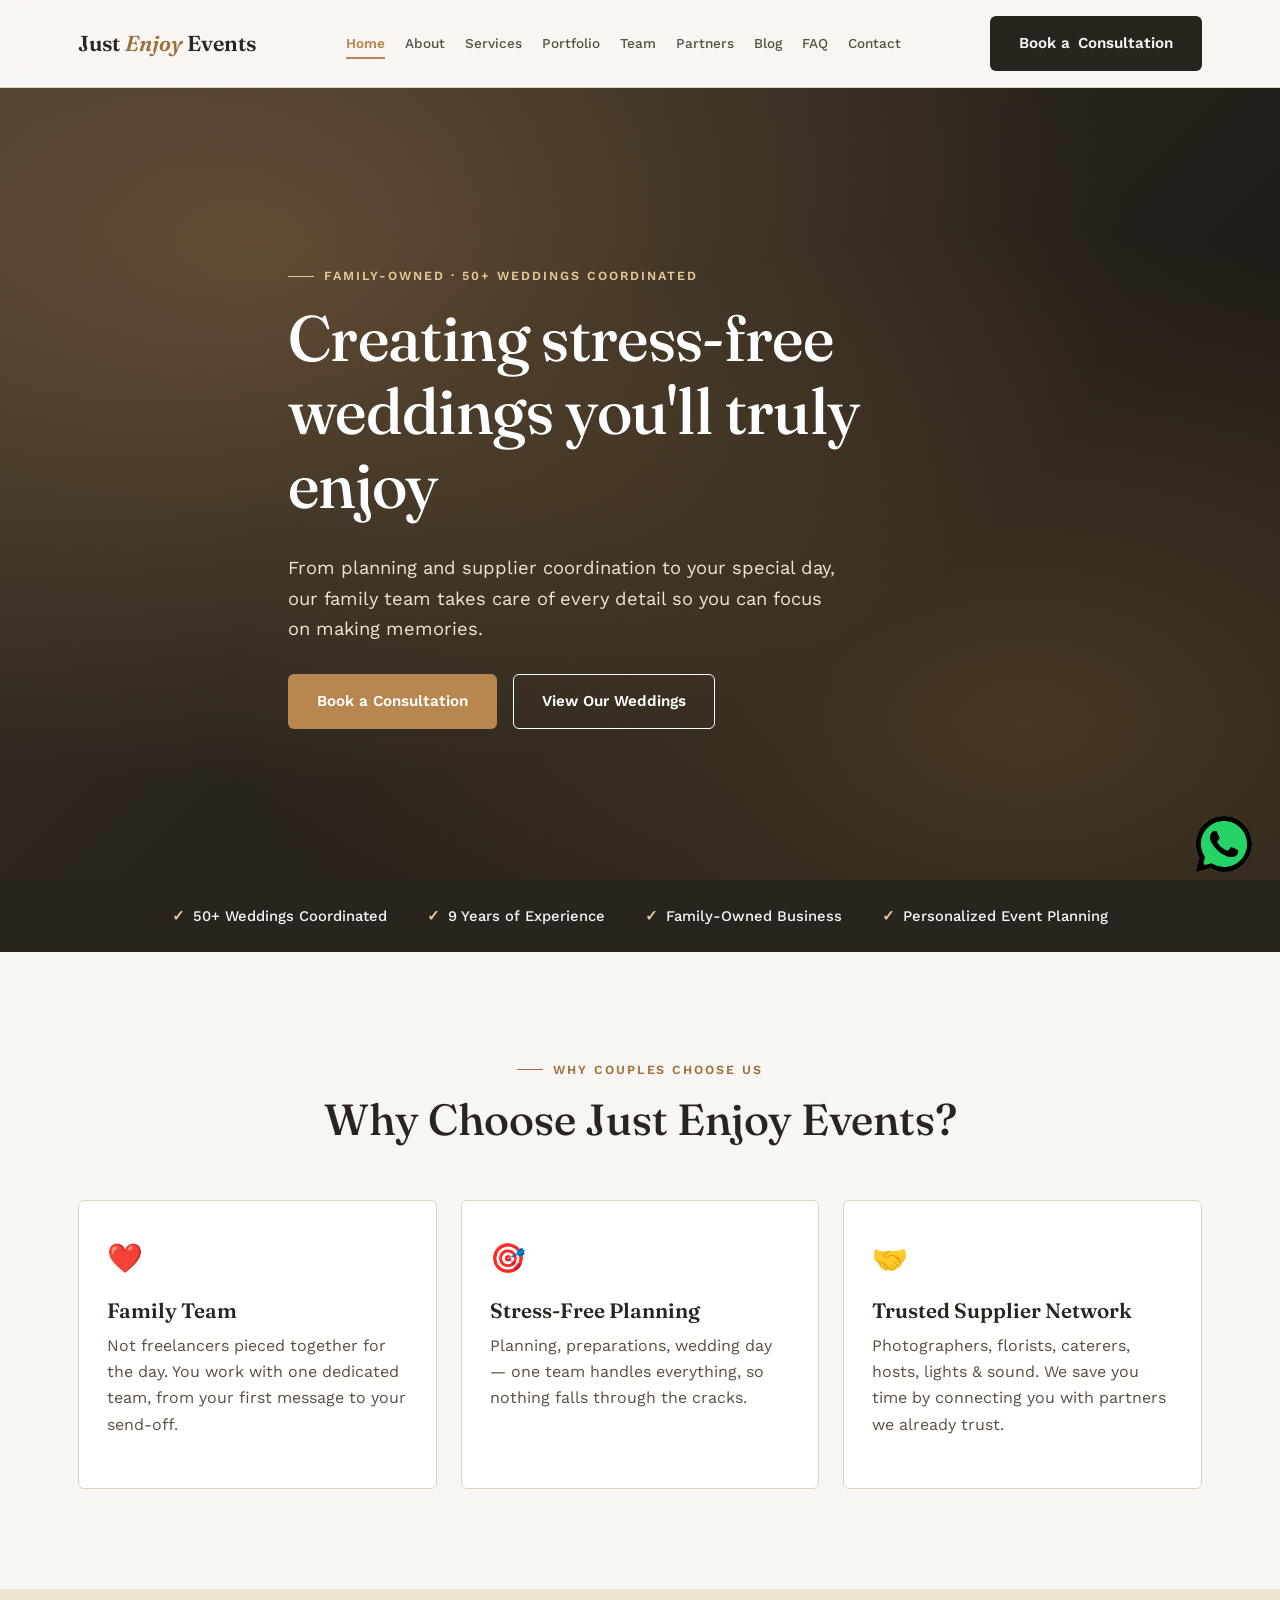
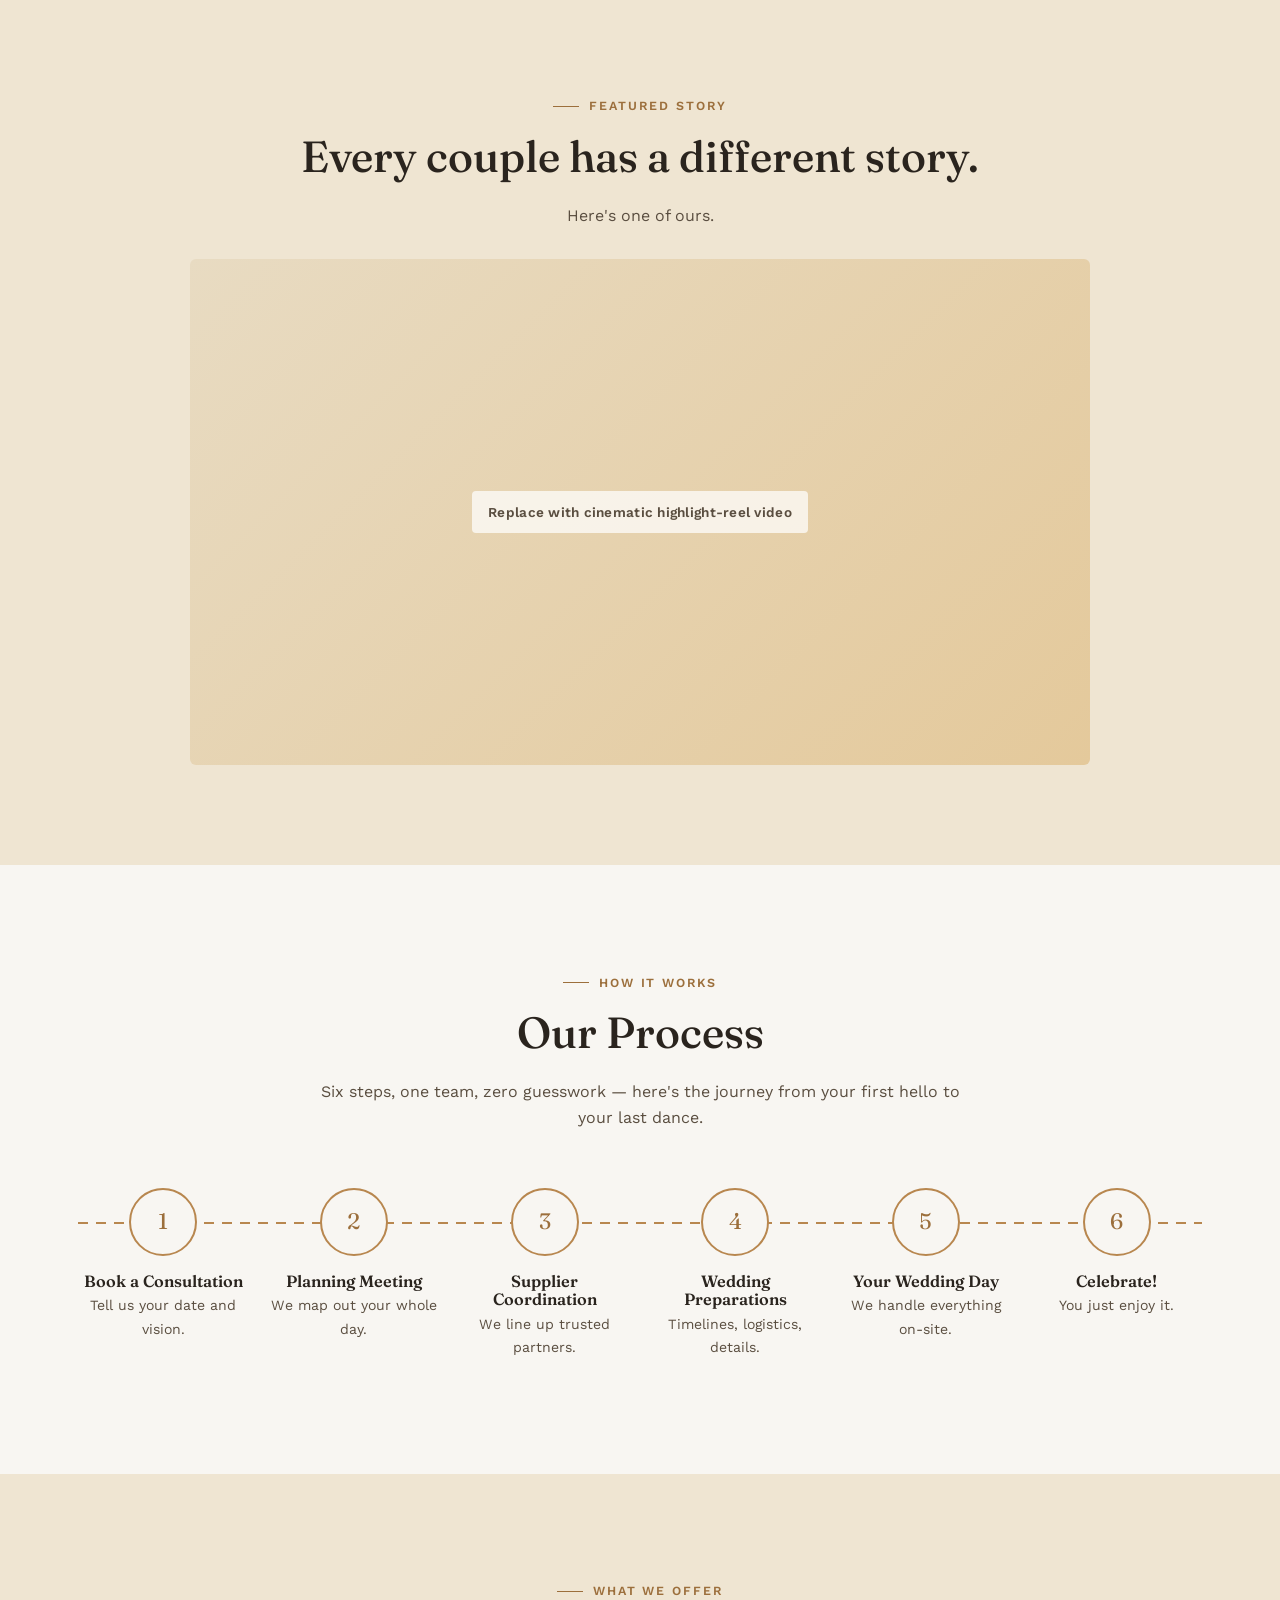
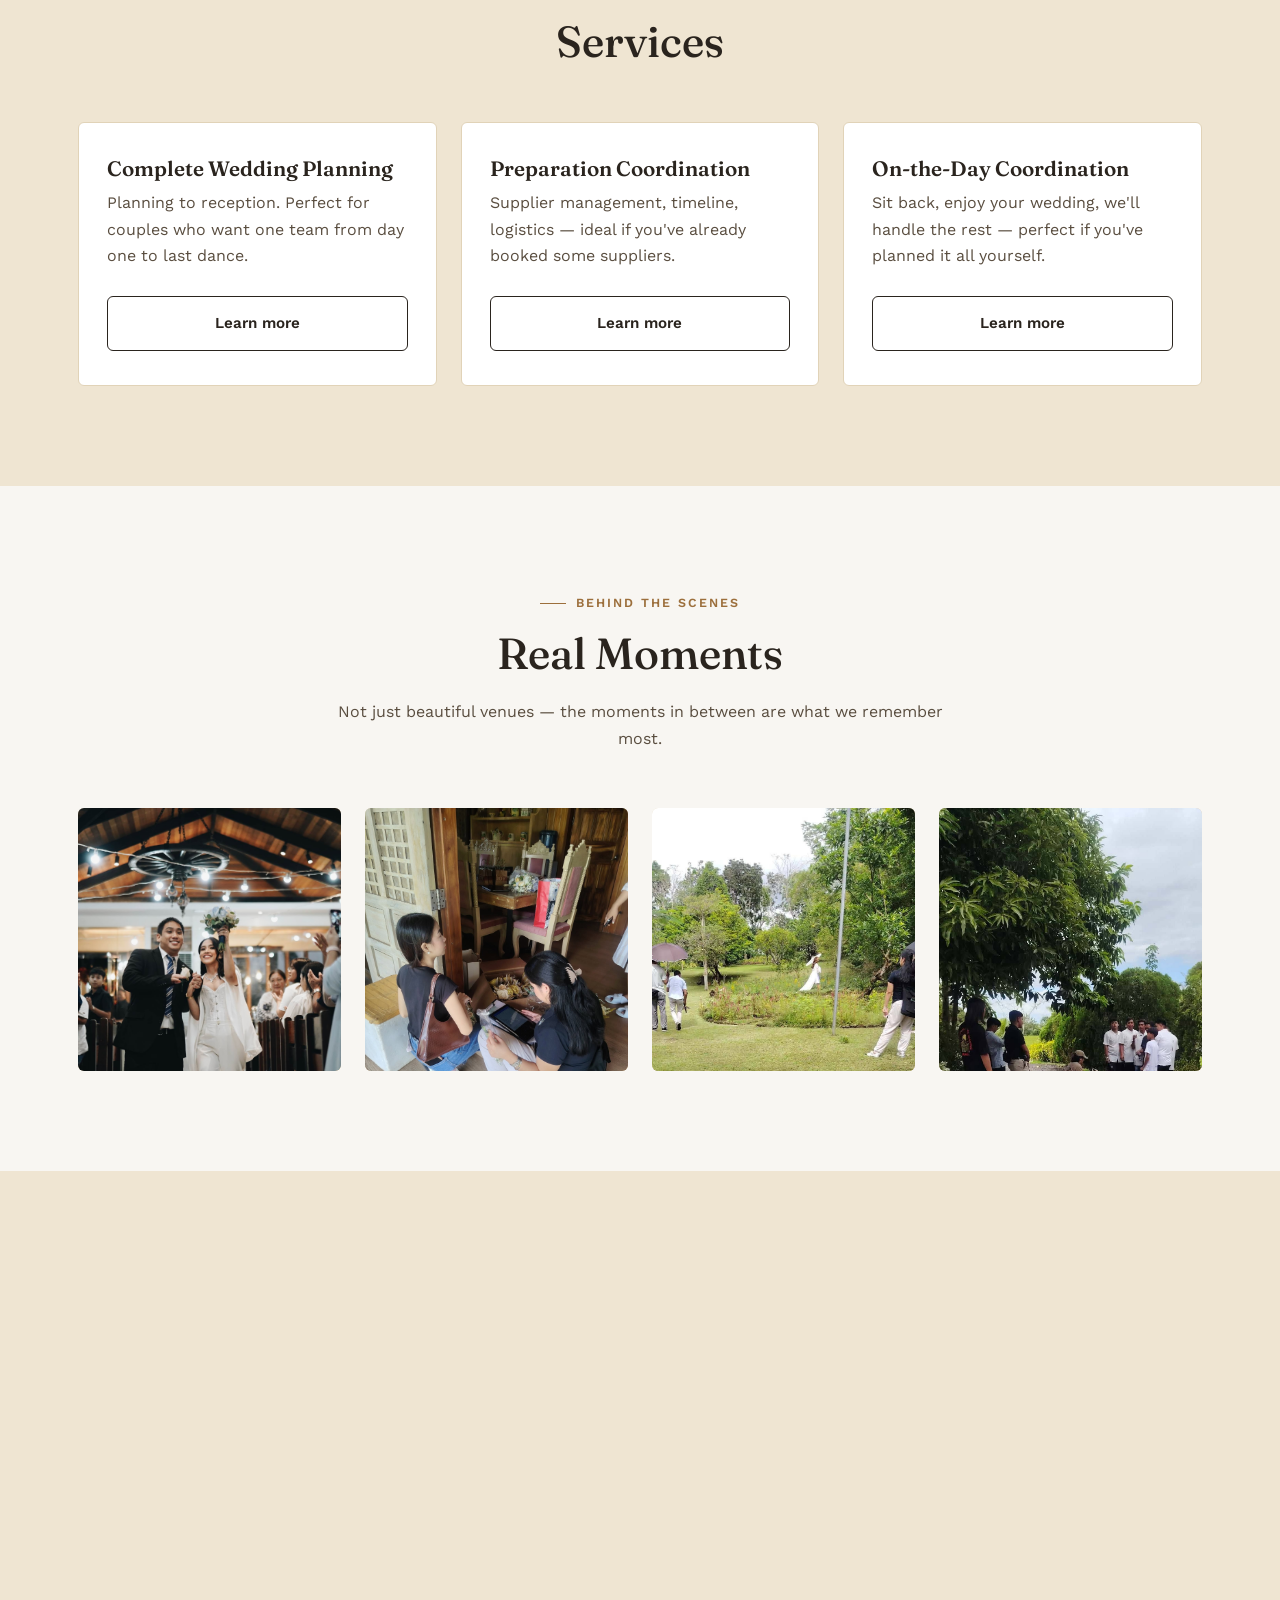
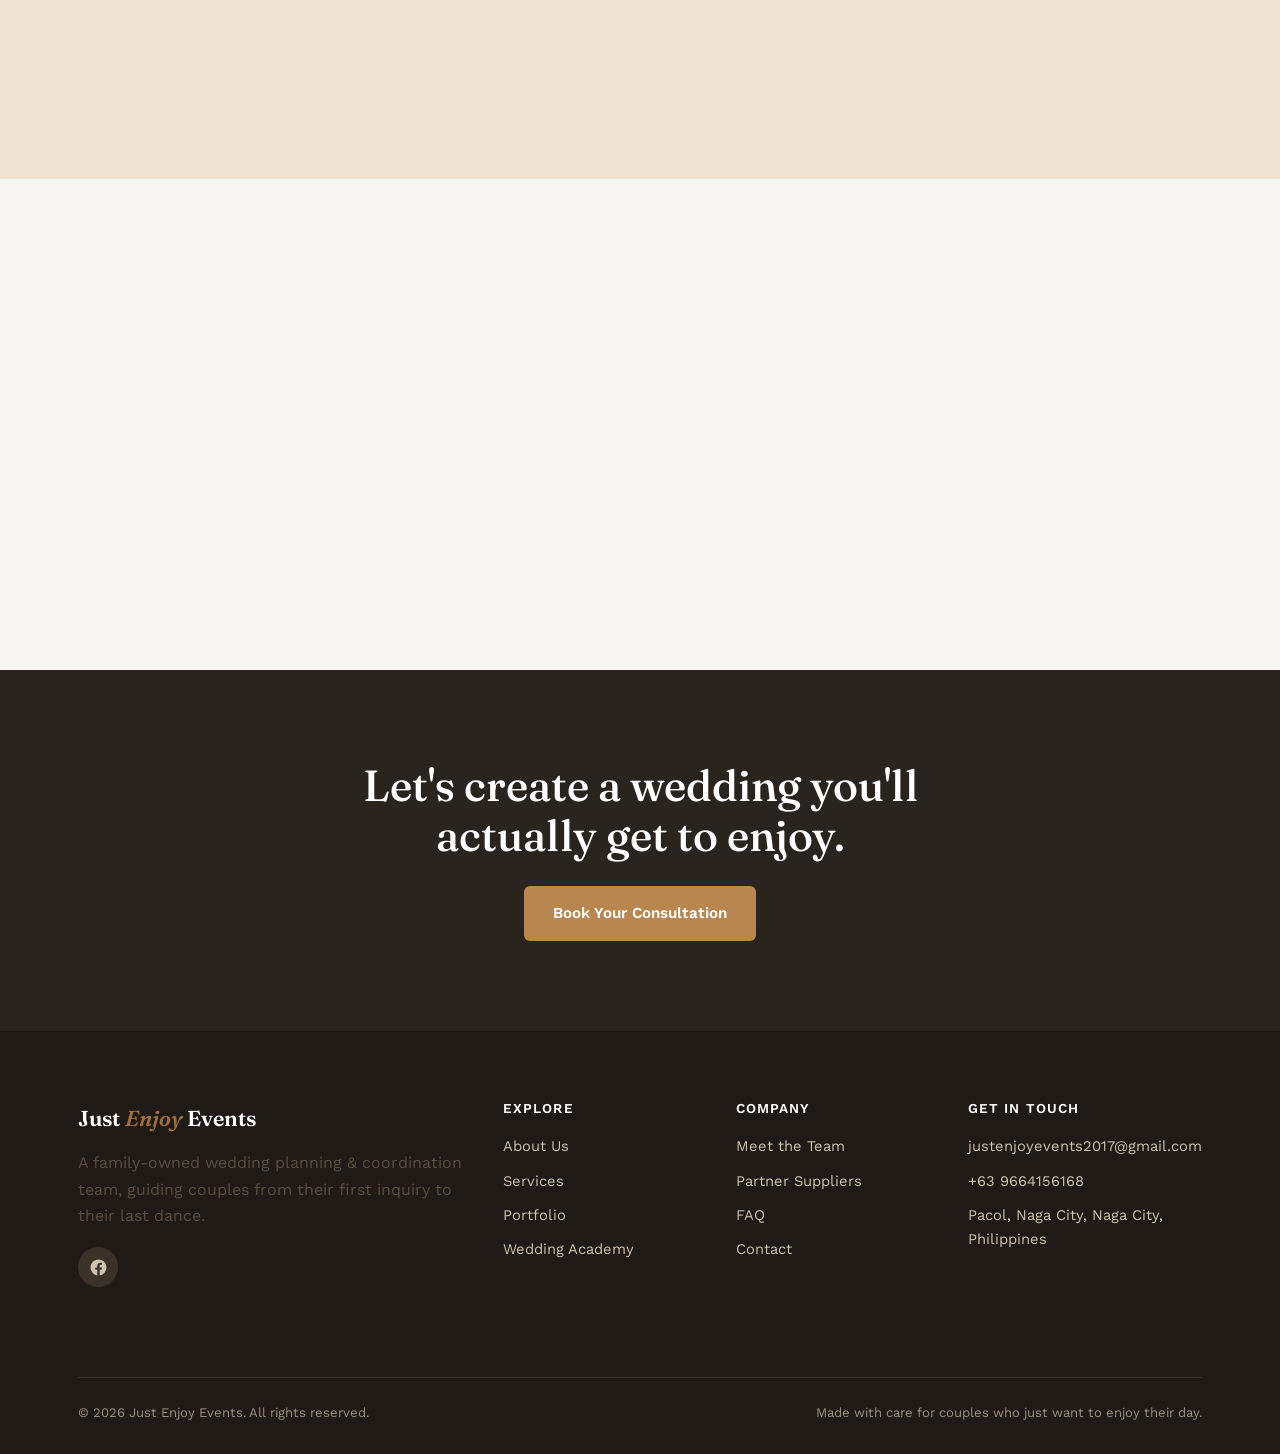
<file: index.html>
<!DOCTYPE html>
<html lang="en">
<head>
<meta charset="UTF-8">
<meta name="viewport" content="width=device-width, initial-scale=1.0">
<title>Just Enjoy Events — Stress-Free Wedding Planning &amp; Coordination</title>
<meta name="description" content="A family-owned wedding planning and coordination team. From your first inquiry to your last dance, we're with you every step of the way.">
<link rel="stylesheet" href="css/styles.css">
</head>
<body>

<header class="site-header">
  <nav class="nav">
    <a href="index.html" class="logo">Just <span>Enjoy</span> Events</a>
    <button class="nav-toggle" aria-label="Toggle menu"><span></span><span></span><span></span></button>
    <ul class="nav-links">
      <li><a href="index.html">Home</a></li>
      <li><a href="about.html">About</a></li>
      <li><a href="services.html">Services</a></li>
      <li><a href="portfolio.html">Portfolio</a></li>
      <li><a href="team.html">Team</a></li>
      <li><a href="partners.html">Partners</a></li>
      <li><a href="blog.html">Blog</a></li>
      <li><a href="faq.html">FAQ</a></li>
      <li><a href="contact.html">Contact</a></li>
      <li class="mobile-cta-wrap"><a href="contact.html" class="btn btn-primary">Book a Consultation</a></li>
    </ul>
    <div class="nav-cta">
      <a href="contact.html" class="btn btn-primary"><span class="long">Book a </span>Consultation</a>
    </div>
  </nav>
</header>

<!-- HERO -->
<section class="hero">
  <div class="hero-media" data-label="Replace with full-screen wedding video (mp4) or hero photo"></div>
  <div class="hero-content">
    <div class="eyebrow">Family-owned &middot; 50+ weddings coordinated</div>
    <h1>Creating stress-free weddings you'll truly enjoy</h1>
    <p class="lead">From planning and supplier coordination to your special day, our family team takes care of every detail so you can focus on making memories.</p>
    <div class="hero-actions">
      <a href="contact.html" class="btn btn-gold">Book a Consultation</a>
      <a href="portfolio.html" class="btn btn-outline" style="color:#fff;border-color:#fff;">View Our Weddings</a>
    </div>
  </div>
</section>

<!-- TRUST BAR -->
<div class="trust-bar">
  <ul>
    <li>50+ Weddings Coordinated</li>
    <li>9 Years of Experience</li>
    <li>Family-Owned Business</li>
    <li>Personalized Event Planning</li>
  </ul>
</div>

<!-- WHY CHOOSE US -->
<section class="section">
  <div class="container">
    <div class="section-head reveal">
      <div class="eyebrow" style="justify-content:center;">Why couples choose us</div>
      <h2>Why Choose Just Enjoy Events?</h2>
    </div>
    <div class="grid grid-3">
      <div class="card reveal">
        <span class="icon">❤️</span>
        <h3>Family Team</h3>
        <p>Not freelancers pieced together for the day. You work with one dedicated team, from your first message to your send-off.</p>
      </div>
      <div class="card reveal">
        <span class="icon">🎯</span>
        <h3>Stress-Free Planning</h3>
        <p>Planning, preparations, wedding day — one team handles everything, so nothing falls through the cracks.</p>
      </div>
      <div class="card reveal">
        <span class="icon">🤝</span>
        <h3>Trusted Supplier Network</h3>
        <p>Photographers, florists, caterers, hosts, lights &amp; sound. We save you time by connecting you with partners we already trust.</p>
      </div>
    </div>
  </div>
</section>

<!-- FEATURED WEDDING VIDEO -->
<section class="section section-alt">
  <div class="container text-center reveal">
    <div class="eyebrow" style="justify-content:center;">Featured story</div>
    <h2>Every couple has a different story.</h2>
    <p style="max-width:520px;margin:0 auto 30px;">Here's one of ours.</p>
    <div class="media-block wide" data-label="Replace with cinematic highlight-reel video" style="max-width:900px;margin:0 auto;"></div>
  </div>
</section>

<!-- OUR PROCESS -->
<section class="section">
  <div class="container">
    <div class="section-head reveal">
      <div class="eyebrow" style="justify-content:center;">How it works</div>
      <h2>Our Process</h2>
      <p>Six steps, one team, zero guesswork — here's the journey from your first hello to your last dance.</p>
    </div>
    <div class="journey reveal">
      <div class="journey-line"></div>
      <div class="journey-steps">
        <div class="journey-step">
          <div class="journey-num">1</div>
          <h3>Book a Consultation</h3>
          <p>Tell us your date and vision.</p>
        </div>
        <div class="journey-step">
          <div class="journey-num">2</div>
          <h3>Planning Meeting</h3>
          <p>We map out your whole day.</p>
        </div>
        <div class="journey-step">
          <div class="journey-num">3</div>
          <h3>Supplier Coordination</h3>
          <p>We line up trusted partners.</p>
        </div>
        <div class="journey-step">
          <div class="journey-num">4</div>
          <h3>Wedding Preparations</h3>
          <p>Timelines, logistics, details.</p>
        </div>
        <div class="journey-step">
          <div class="journey-num">5</div>
          <h3>Your Wedding Day</h3>
          <p>We handle everything on-site.</p>
        </div>
        <div class="journey-step">
          <div class="journey-num">6</div>
          <h3>Celebrate!</h3>
          <p>You just enjoy it.</p>
        </div>
      </div>
    </div>
  </div>
</section>

<!-- SERVICES PREVIEW -->
<section class="section section-alt">
  <div class="container">
    <div class="section-head reveal">
      <div class="eyebrow" style="justify-content:center;">What we offer</div>
      <h2>Services</h2>
    </div>
    <div class="grid grid-3">
      <div class="card reveal">
        <h3>Complete Wedding Planning</h3>
        <p>Planning to reception. Perfect for couples who want one team from day one to last dance.</p>
        <a href="services.html" class="btn btn-outline btn-block" style="margin-top:10px;">Learn more</a>
      </div>
      <div class="card reveal">
        <h3>Preparation Coordination</h3>
        <p>Supplier management, timeline, logistics — ideal if you've already booked some suppliers.</p>
        <a href="services.html" class="btn btn-outline btn-block" style="margin-top:10px;">Learn more</a>
      </div>
      <div class="card reveal">
        <h3>On-the-Day Coordination</h3>
        <p>Sit back, enjoy your wedding, we'll handle the rest — perfect if you've planned it all yourself.</p>
        <a href="services.html" class="btn btn-outline btn-block" style="margin-top:10px;">Learn more</a>
      </div>
    </div>
  </div>
</section>

<!-- REAL MOMENTS -->
<section class="section">
  <div class="container">
    <div class="section-head reveal">
      <div class="eyebrow" style="justify-content:center;">Behind the scenes</div>
      <h2>Real Moments</h2>
      <p>Not just beautiful venues — the moments in between are what we remember most.</p>
    </div>
    <div class="grid grid-4 reveal">
      <div class="media-block square"> 
        <img src="pics/couple-walking-down-the-aisle.jpg" alt="couple walking down the ailse" style="object-position: top center;">
      </div> 
      <div class="media-block square" data-label="Crew fixing veil">
        <img src="pics/crew-fixing-souvieners.jpg" alt="crew-fixing-souvieners" style="object-position: top center;">
      </div>
      <div class="media-block square" data-label="Parents smiling">
        <img src="pics/crew-assisting-bride-photoshoot.jpg" alt="crew-assisting-bride-photoshoot" style="object-position: top center;">
      </div>
      <div class="media-block square" data-label="Couple hugging coordinator">
        <img src="pics/crew-assisting-groomsmen.jpg" alt="#" style="object-position: top center;">
      </div>
    </div>
  </div>
</section>

<!-- REVIEWS -->
<section class="section section-alt">
  <div class="container">
    <div class="section-head reveal">
      <div class="eyebrow" style="justify-content:center;">Kind words</div>
      <h2>What Couples Say</h2>
    </div>
    <div class="grid grid-3">
      <div class="testimonial reveal">
        <div class="stars">★★★★★</div>
        <p>"We didn't lift a finger the whole day. It genuinely felt like family was running the show."</p>
        <div class="who"><div class="avatar">AM</div><div><strong>Andrea &amp; Miko</strong><div class="small">Garden Wedding, Tagaytay</div></div></div>
      </div>
      <div class="testimonial reveal">
        <div class="stars">★★★★★</div>
        <p>"Every supplier showed up on time and knew exactly what to do. That's the coordination talking."</p>
        <div class="who"><div class="avatar">JR</div><div><strong>Jill &amp; Rafael</strong><div class="small">Church Wedding, Batangas</div></div></div>
      </div>
      <div class="testimonial reveal">
        <div class="stars">★★★★★</div>
        <p>"They planned for problems we never even thought of. Worth every peso."</p>
        <div class="who"><div class="avatar">KT</div><div><strong>Kaye &amp; Third</strong><div class="small">Intimate Wedding, Nasugbu</div></div></div>
      </div>
    </div>
  </div>
</section>

<!-- MEET THE FAMILY -->
<section class="section">
  <div class="container">
    <div class="grid grid-2" style="align-items:center;gap:60px;">
      <div class="reveal">
        <div class="eyebrow">The people behind it</div>
        <h2>Meet the Family</h2>
        <p>Just Enjoy Events is run by people who grew up planning each other's parties long before it was a business. When you book with us, you're not assigned a stranger — you're welcomed by a family that treats your wedding like it's one of our own.</p>
        <a href="team.html" class="btn btn-primary">Meet the Team</a>
      </div>
      <div class="grid grid-2 reveal">
        <div class="media-block square" data-label="Team member photo">
          <img src="pics/family-in-the-event-of-suppliers.jpg" alt="family-in-the-event-of-suppliers" style="object-position: top center;">
        </div>
        <div class="media-block square" data-label="Team member photo" style="margin-top:30px;">
          <img src="pics/owner-mother.jpg" alt="owner-mother" style="object-position: top center;">
        </div>
      </div>
    </div>
  </div>
</section>

<!-- CTA -->
<section class="cta-band">
  <div class="container reveal">
    <h2>Let's create a wedding you'll actually get to enjoy.</h2>
    <a href="contact.html" class="btn btn-gold">Book Your Consultation</a>
  </div>
</section>

<footer class="site-footer">
  <div class="container">
    <div class="footer-grid">
      <div>
        <a href="index.html" class="logo">Just <span>Enjoy</span> Events</a>
        <p>A family-owned wedding planning &amp; coordination team, guiding couples from their first inquiry to their last dance.</p>
        <div class="footer-social">
          <a href="https://www.facebook.com/justenjoyeventsnaga" target="_blank" rel="noopener" class="icon-btn" aria-label="Visit our Facebook page" title="Visit our Facebook page">
            <svg viewBox="0 0 24 24" xmlns="http://www.w3.org/2000/svg"><path d="M22 12.06C22 6.5 17.52 2 12 2S2 6.5 2 12.06c0 5 3.66 9.15 8.44 9.94v-7.03H7.9v-2.91h2.54V9.85c0-2.5 1.49-3.89 3.77-3.89 1.09 0 2.23.2 2.23.2v2.46h-1.26c-1.24 0-1.63.77-1.63 1.56v1.88h2.78l-.44 2.91h-2.34V22c4.78-.79 8.44-4.94 8.44-9.94Z"/></svg>
          </a>
        </div>
      </div>
      <div>
        <h4>Explore</h4>
        <ul>
          <li><a href="about.html">About Us</a></li>
          <li><a href="services.html">Services</a></li>
          <li><a href="portfolio.html">Portfolio</a></li>
          <li><a href="blog.html">Wedding Academy</a></li>
        </ul>
      </div>
      <div>
        <h4>Company</h4>
        <ul>
          <li><a href="team.html">Meet the Team</a></li>
          <li><a href="partners.html">Partner Suppliers</a></li>
          <li><a href="faq.html">FAQ</a></li>
          <li><a href="contact.html">Contact</a></li>
        </ul>
      </div>
      <div>
        <h4>Get in touch</h4>
        <ul>
          <li><a href="mailto:justenjoyevents2017@gmail.com">justenjoyevents2017@gmail.com</li>
          <li><a href="tel:+639664156168">+63 9664156168</li>
          <li>Pacol, Naga City, Naga City, Philippines</li>
        </ul>
      </div>
    </div>
    <div class="footer-bottom">
      <span>&copy; 2026 Just Enjoy Events. All rights reserved.</span>
      <span>Made with care for couples who just want to enjoy their day.</span>
    </div>
  </div>
</footer>

<!-- WhatsApp floating button -->
<a class="wa-float" href="https://wa.me/639664156168" target="_blank" rel="noopener" aria-label="Chat on WhatsApp">
  <svg viewBox="0 0 24 24" xmlns="http://www.w3.org/2000/svg">
    <path d="M17.472 14.382c-.297-.149-1.758-.867-2.03-.967-.273-.099-.471-.148-.67.15-.197.297-.767.966-.94 1.164-.173.199-.347.223-.644.075-.297-.15-1.255-.463-2.39-1.475-.883-.788-1.48-1.761-1.653-2.059-.173-.297-.018-.458.13-.606.134-.133.298-.347.446-.52.149-.174.198-.298.298-.497.099-.198.05-.371-.025-.52-.075-.149-.669-1.612-.916-2.207-.242-.579-.487-.5-.669-.51-.173-.008-.371-.01-.57-.01-.198 0-.52.074-.792.372-.272.297-1.04 1.016-1.04 2.479 0 1.462 1.065 2.875 1.213 3.074.149.198 2.096 3.2 5.077 4.487.709.306 1.262.489 1.694.625.712.227 1.36.195 1.871.118.571-.085 1.758-.719 2.006-1.413.248-.694.248-1.289.173-1.413-.074-.124-.272-.198-.57-.347z"/>
    <path d="M12 0C5.373 0 0 5.373 0 12c0 2.135.558 4.135 1.532 5.87L.057 23.882l6.18-1.622A11.945 11.945 0 0012 24c6.627 0 12-5.373 12-12S18.627 0 12 0zm0 21.894a9.882 9.882 0 01-5.034-1.378l-.36-.214-3.742.981.999-3.648-.235-.374A9.861 9.861 0 012.105 12C2.105 6.53 6.53 2.105 12 2.105c5.471 0 9.895 4.424 9.895 9.895 0 5.47-4.424 9.894-9.895 9.894z"/>
  </svg>
</a>

<script src="js/main.js"></script>
</body>
</body>
</html>
</file>
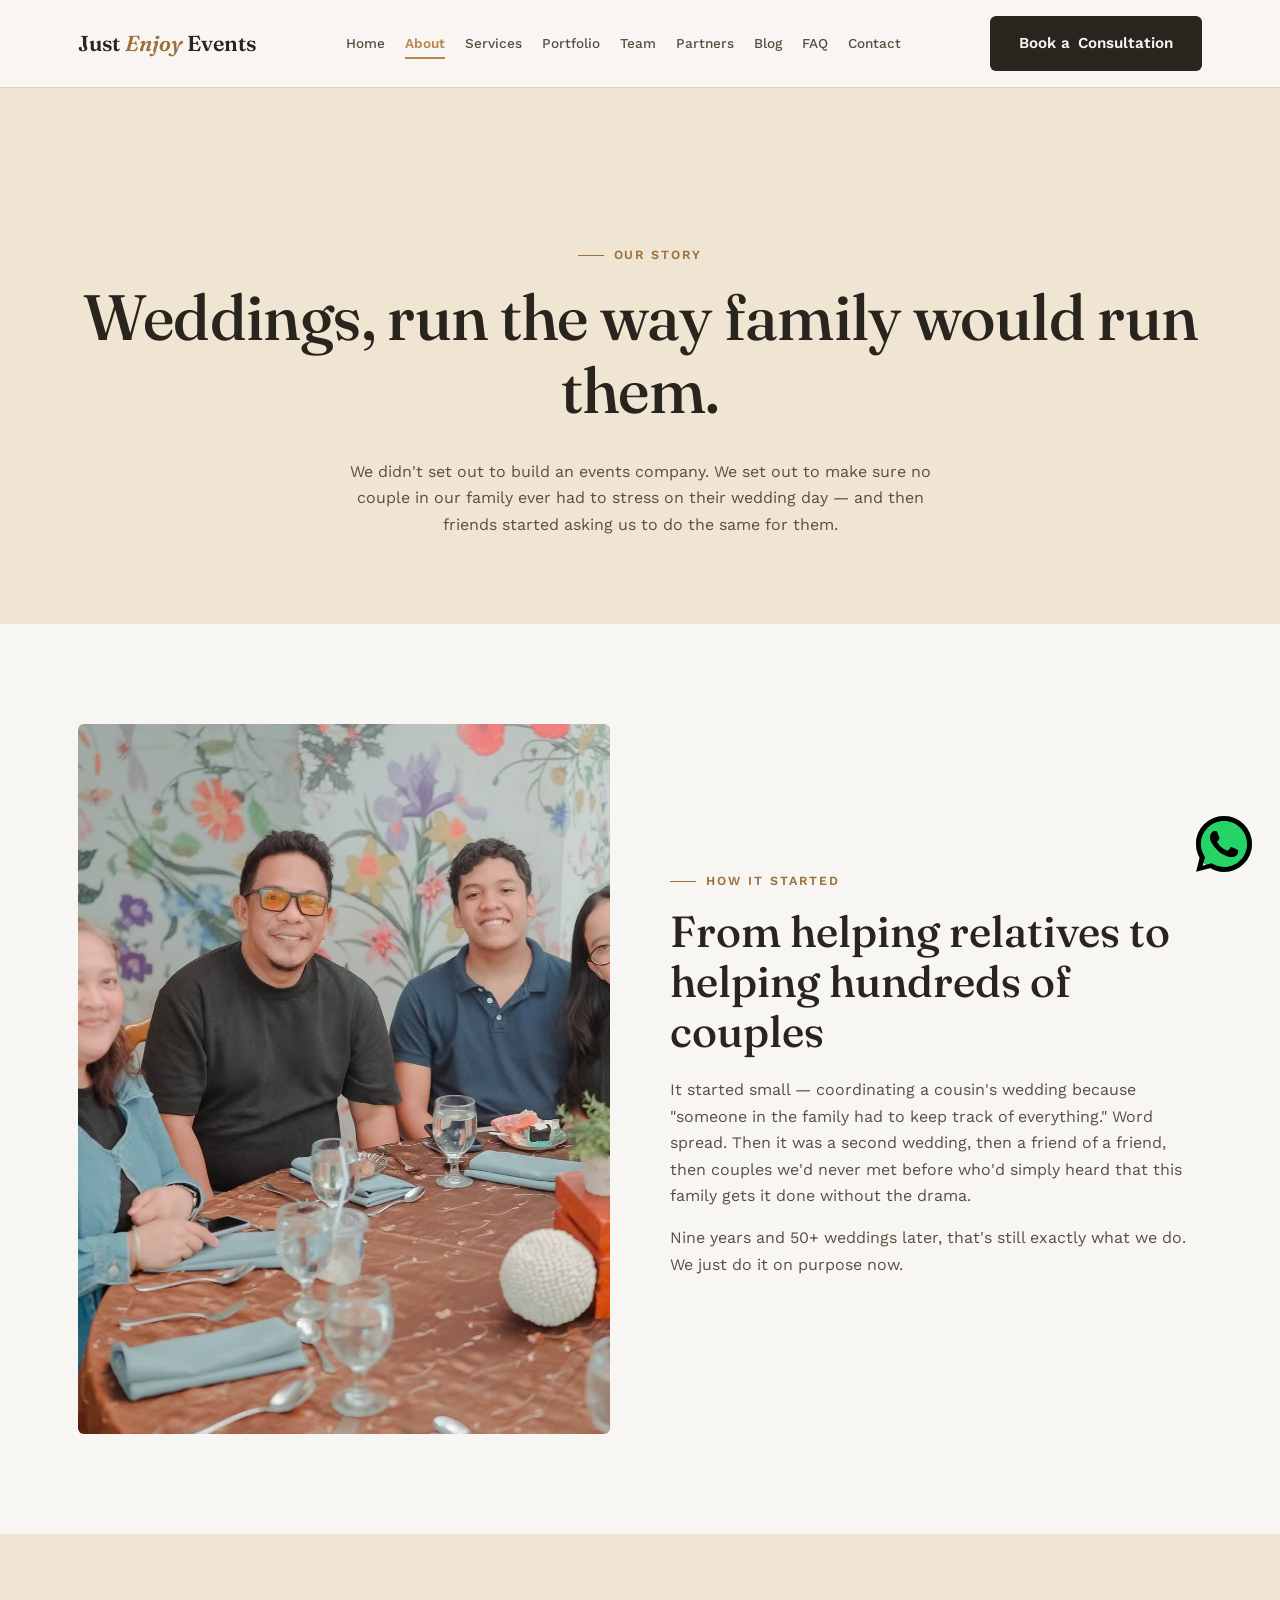
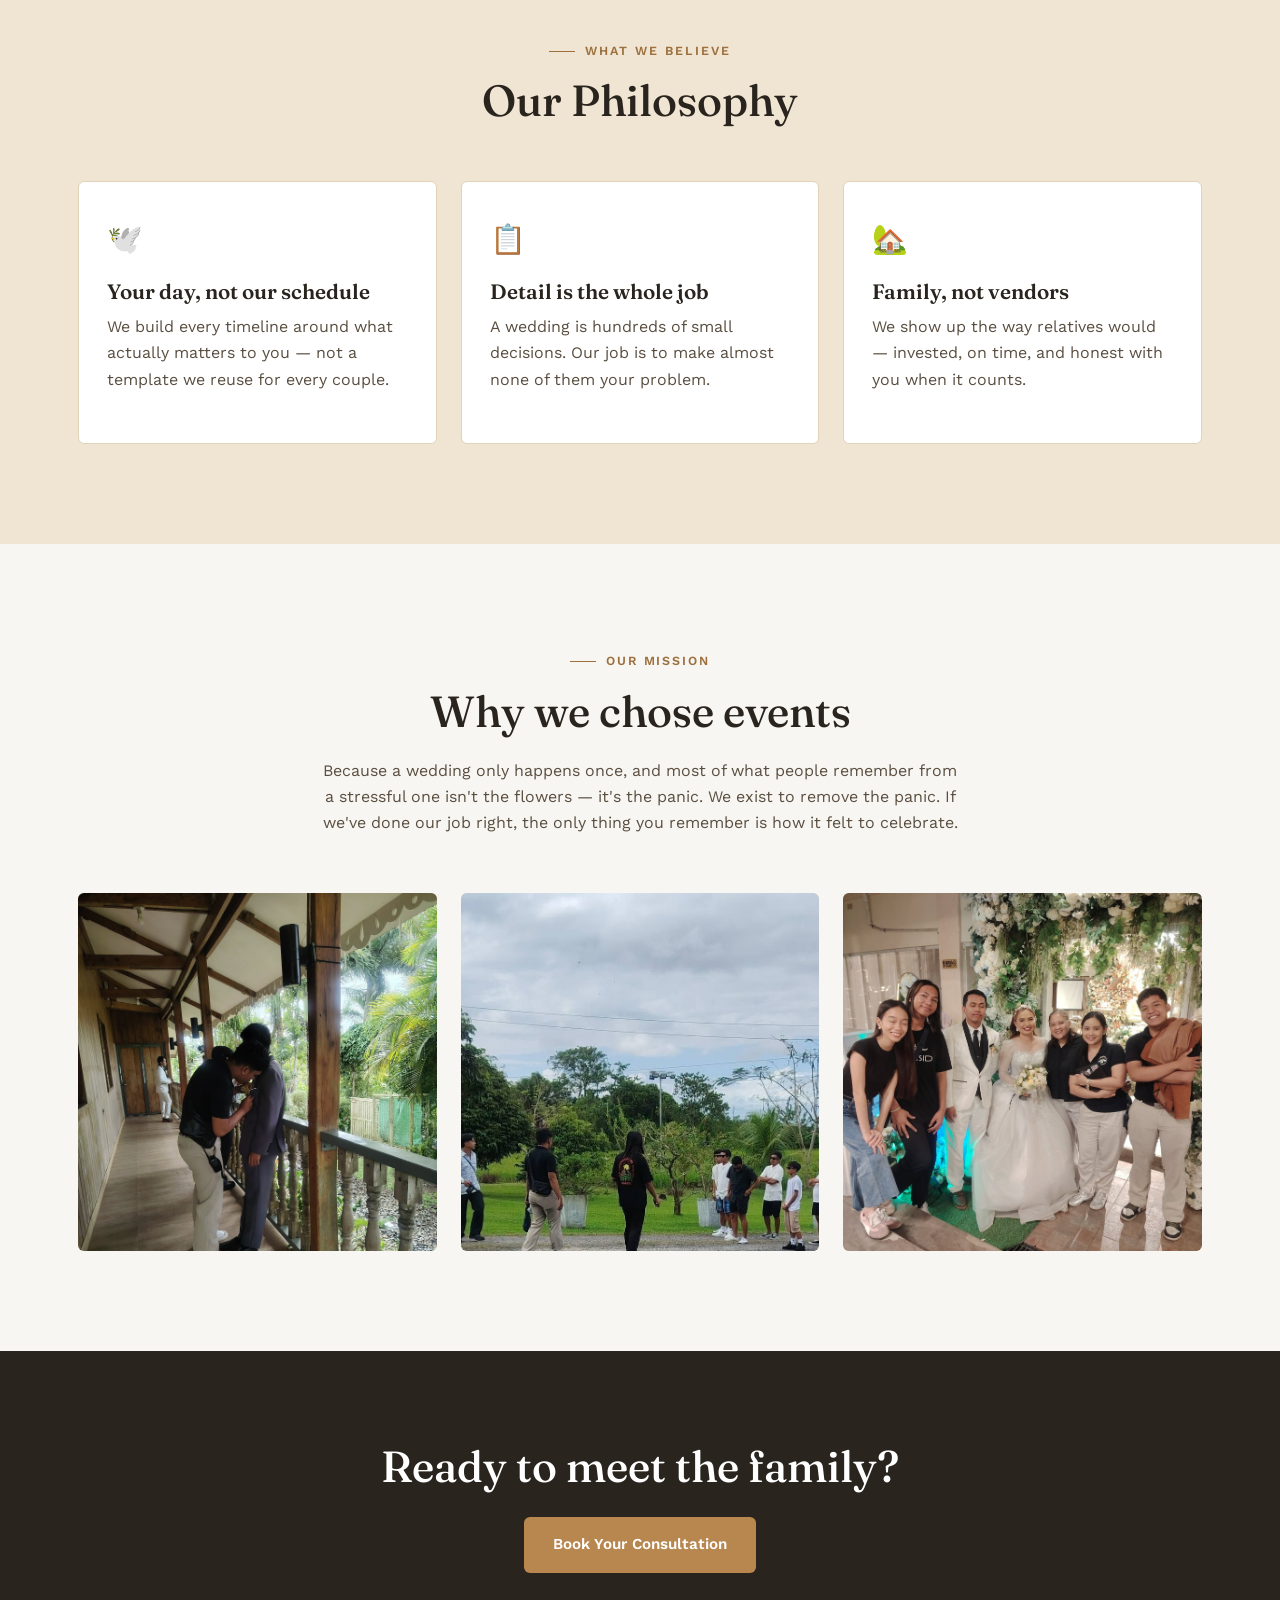
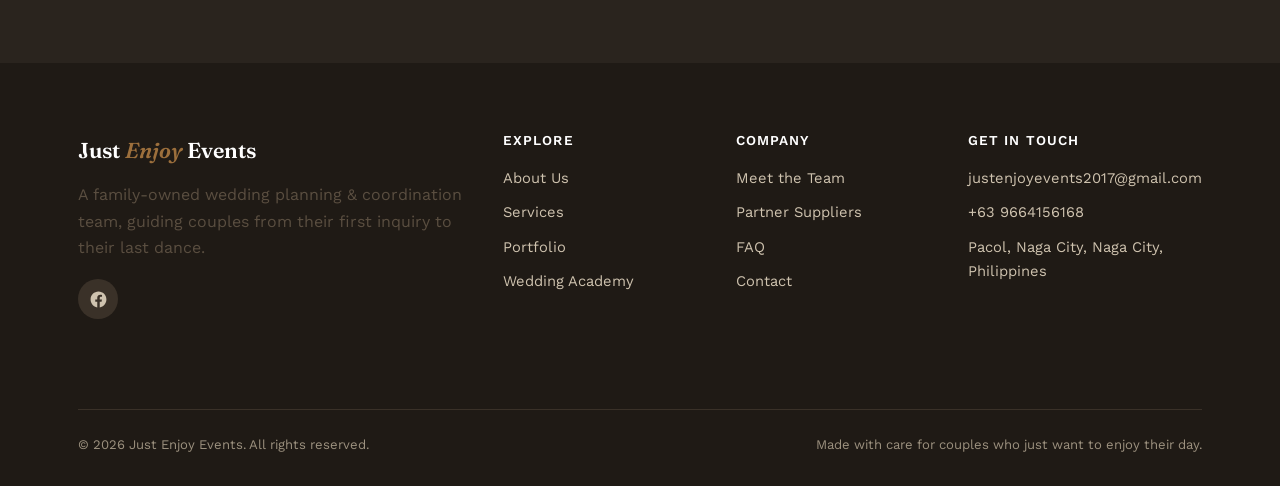
<file: about.html>
<!DOCTYPE html>
<html lang="en">
<head>
<meta charset="UTF-8">
<meta name="viewport" content="width=device-width, initial-scale=1.0">
<title>About Us — Just Enjoy Events</title>
<meta name="description" content="Our philosophy, our story, and why we chose weddings.">
<link rel="stylesheet" href="css/styles.css">
</head>
<body>

<header class="site-header">
  <nav class="nav">
    <a href="index.html" class="logo">Just <span>Enjoy</span> Events</a>
    <button class="nav-toggle" aria-label="Toggle menu"><span></span><span></span><span></span></button>
    <ul class="nav-links">
      <li><a href="index.html">Home</a></li>
      <li><a href="about.html">About</a></li>
      <li><a href="services.html">Services</a></li>
      <li><a href="portfolio.html">Portfolio</a></li>
      <li><a href="team.html">Team</a></li>
      <li><a href="partners.html">Partners</a></li>
      <li><a href="blog.html">Blog</a></li>
      <li><a href="faq.html">FAQ</a></li>
      <li><a href="contact.html">Contact</a></li>
      <li class="mobile-cta-wrap"><a href="contact.html" class="btn btn-primary">Book a Consultation</a></li>
    </ul>
    <div class="nav-cta">
      <a href="contact.html" class="btn btn-primary"><span class="long">Book a </span>Consultation</a>
    </div>
  </nav>
</header>

<section class="page-hero">
  <div class="container reveal">
    <div class="eyebrow">Our story</div>
    <h1>Weddings, run the way family would run them.</h1>
    <p>We didn't set out to build an events company. We set out to make sure no couple in our family ever had to stress on their wedding day — and then friends started asking us to do the same for them.</p>
  </div>
</section>

<section class="section">
  <div class="container">
    <div class="grid grid-2" style="align-items:center;gap:60px;">
      <div class="media-block tall reveal" data-label="Family photo, working">
        <img src="pics/family-in-the-event-of-suppliers - Edited.jpg" alt="crew-fixing-souvieners" style="object-position: top center;">
      </div>
      <div class="reveal">
        <div class="eyebrow">How it started</div>
        <h2>From helping relatives to helping hundreds of couples</h2>
        <p>It started small — coordinating a cousin's wedding because "someone in the family had to keep track of everything." Word spread. Then it was a second wedding, then a friend of a friend, then couples we'd never met before who'd simply heard that this family gets it done without the drama.</p>
        <p>Nine years and 50+ weddings later, that's still exactly what we do. We just do it on purpose now.</p>
      </div>
    </div>
  </div>
</section>

<section class="section section-alt">
  <div class="container">
    <div class="section-head reveal">
      <div class="eyebrow" style="justify-content:center;">What we believe</div>
      <h2>Our Philosophy</h2>
    </div>
    <div class="grid grid-3">
      <div class="card reveal">
        <span class="icon">🕊️</span>
        <h3>Your day, not our schedule</h3>
        <p>We build every timeline around what actually matters to you — not a template we reuse for every couple.</p>
      </div>
      <div class="card reveal">
        <span class="icon">📋</span>
        <h3>Detail is the whole job</h3>
        <p>A wedding is hundreds of small decisions. Our job is to make almost none of them your problem.</p>
      </div>
      <div class="card reveal">
        <span class="icon">🏡</span>
        <h3>Family, not vendors</h3>
        <p>We show up the way relatives would — invested, on time, and honest with you when it counts.</p>
      </div>
    </div>
  </div>
</section>

<section class="section">
  <div class="container">
    <div class="section-head reveal">
      <div class="eyebrow" style="justify-content:center;">Our mission</div>
      <h2>Why we chose events</h2>
      <p style="max-width:680px;margin:0 auto;">Because a wedding only happens once, and most of what people remember from a stressful one isn't the flowers — it's the panic. We exist to remove the panic. If we've done our job right, the only thing you remember is how it felt to celebrate.</p>
    </div>
    <div class="grid grid-3 reveal">
      <div class="media-block square" data-label="Family laughing">
        <img src="pics/crew-fixing-suite.jpg" alt="crew-fixing-suite" style="object-position: top center;">
      </div>
      <div class="media-block square" data-label="Meeting with clients">
        <img src="pics/crew-assisting-groomsmen1.jpg" alt="crew-fixing-suite" style="object-position: top center;">
      </div>
      <div class="media-block square" data-label="Team working on-site">
        <img src="pics/crew-with-couple.jpg" alt="crew-fixing-suite" style="object-position: top center;">
      </div>
    </div>
  </div>
</section>

<section class="cta-band">
  <div class="container reveal">
    <h2>Ready to meet the family?</h2>
    <a href="contact.html" class="btn btn-gold">Book Your Consultation</a>
  </div>
</section>

<footer class="site-footer">
  <div class="container">
    <div class="footer-grid">
      <div>
        <a href="index.html" class="logo">Just <span>Enjoy</span> Events</a>
        <p>A family-owned wedding planning &amp; coordination team, guiding couples from their first inquiry to their last dance.</p>
        <div class="footer-social">
          <a href="https://www.facebook.com/justenjoyeventsnaga" target="_blank" rel="noopener" class="icon-btn" aria-label="Visit our Facebook page" title="Visit our Facebook page">
            <svg viewBox="0 0 24 24" xmlns="http://www.w3.org/2000/svg"><path d="M22 12.06C22 6.5 17.52 2 12 2S2 6.5 2 12.06c0 5 3.66 9.15 8.44 9.94v-7.03H7.9v-2.91h2.54V9.85c0-2.5 1.49-3.89 3.77-3.89 1.09 0 2.23.2 2.23.2v2.46h-1.26c-1.24 0-1.63.77-1.63 1.56v1.88h2.78l-.44 2.91h-2.34V22c4.78-.79 8.44-4.94 8.44-9.94Z"/></svg>
          </a>
        </div>
      </div>
      <div>
        <h4>Explore</h4>
        <ul>
          <li><a href="about.html">About Us</a></li>
          <li><a href="services.html">Services</a></li>
          <li><a href="portfolio.html">Portfolio</a></li>
          <li><a href="blog.html">Wedding Academy</a></li>
        </ul>
      </div>
      <div>
        <h4>Company</h4>
        <ul>
          <li><a href="team.html">Meet the Team</a></li>
          <li><a href="partners.html">Partner Suppliers</a></li>
          <li><a href="faq.html">FAQ</a></li>
          <li><a href="contact.html">Contact</a></li>
        </ul>
      </div>
      <div>
        <h4>Get in touch</h4>
        <ul>
          <li><a href="mailto:justenjoyevents2017@gmail.com">justenjoyevents2017@gmail.com</li>
          <li><a href="tel:+639664156168">+63 9664156168</li>
          <li>Pacol, Naga City, Naga City, Philippines</li>
        </ul>
      </div>
    </div>
    <div class="footer-bottom">
      <span>&copy; 2026 Just Enjoy Events. All rights reserved.</span>
      <span>Made with care for couples who just want to enjoy their day.</span>
    </div>
  </div>
</footer>

<!-- WhatsApp floating button -->
<a class="wa-float" href="https://wa.me/639664156168" target="_blank" rel="noopener" aria-label="Chat on WhatsApp">
  <svg viewBox="0 0 24 24" xmlns="http://www.w3.org/2000/svg">
    <path d="M17.472 14.382c-.297-.149-1.758-.867-2.03-.967-.273-.099-.471-.148-.67.15-.197.297-.767.966-.94 1.164-.173.199-.347.223-.644.075-.297-.15-1.255-.463-2.39-1.475-.883-.788-1.48-1.761-1.653-2.059-.173-.297-.018-.458.13-.606.134-.133.298-.347.446-.52.149-.174.198-.298.298-.497.099-.198.05-.371-.025-.52-.075-.149-.669-1.612-.916-2.207-.242-.579-.487-.5-.669-.51-.173-.008-.371-.01-.57-.01-.198 0-.52.074-.792.372-.272.297-1.04 1.016-1.04 2.479 0 1.462 1.065 2.875 1.213 3.074.149.198 2.096 3.2 5.077 4.487.709.306 1.262.489 1.694.625.712.227 1.36.195 1.871.118.571-.085 1.758-.719 2.006-1.413.248-.694.248-1.289.173-1.413-.074-.124-.272-.198-.57-.347z"/>
    <path d="M12 0C5.373 0 0 5.373 0 12c0 2.135.558 4.135 1.532 5.87L.057 23.882l6.18-1.622A11.945 11.945 0 0012 24c6.627 0 12-5.373 12-12S18.627 0 12 0zm0 21.894a9.882 9.882 0 01-5.034-1.378l-.36-.214-3.742.981.999-3.648-.235-.374A9.861 9.861 0 012.105 12C2.105 6.53 6.53 2.105 12 2.105c5.471 0 9.895 4.424 9.895 9.895 0 5.47-4.424 9.894-9.895 9.894z"/>
  </svg>
</a>

<script src="js/main.js"></script>
</body>
</body>
</html>
</file>
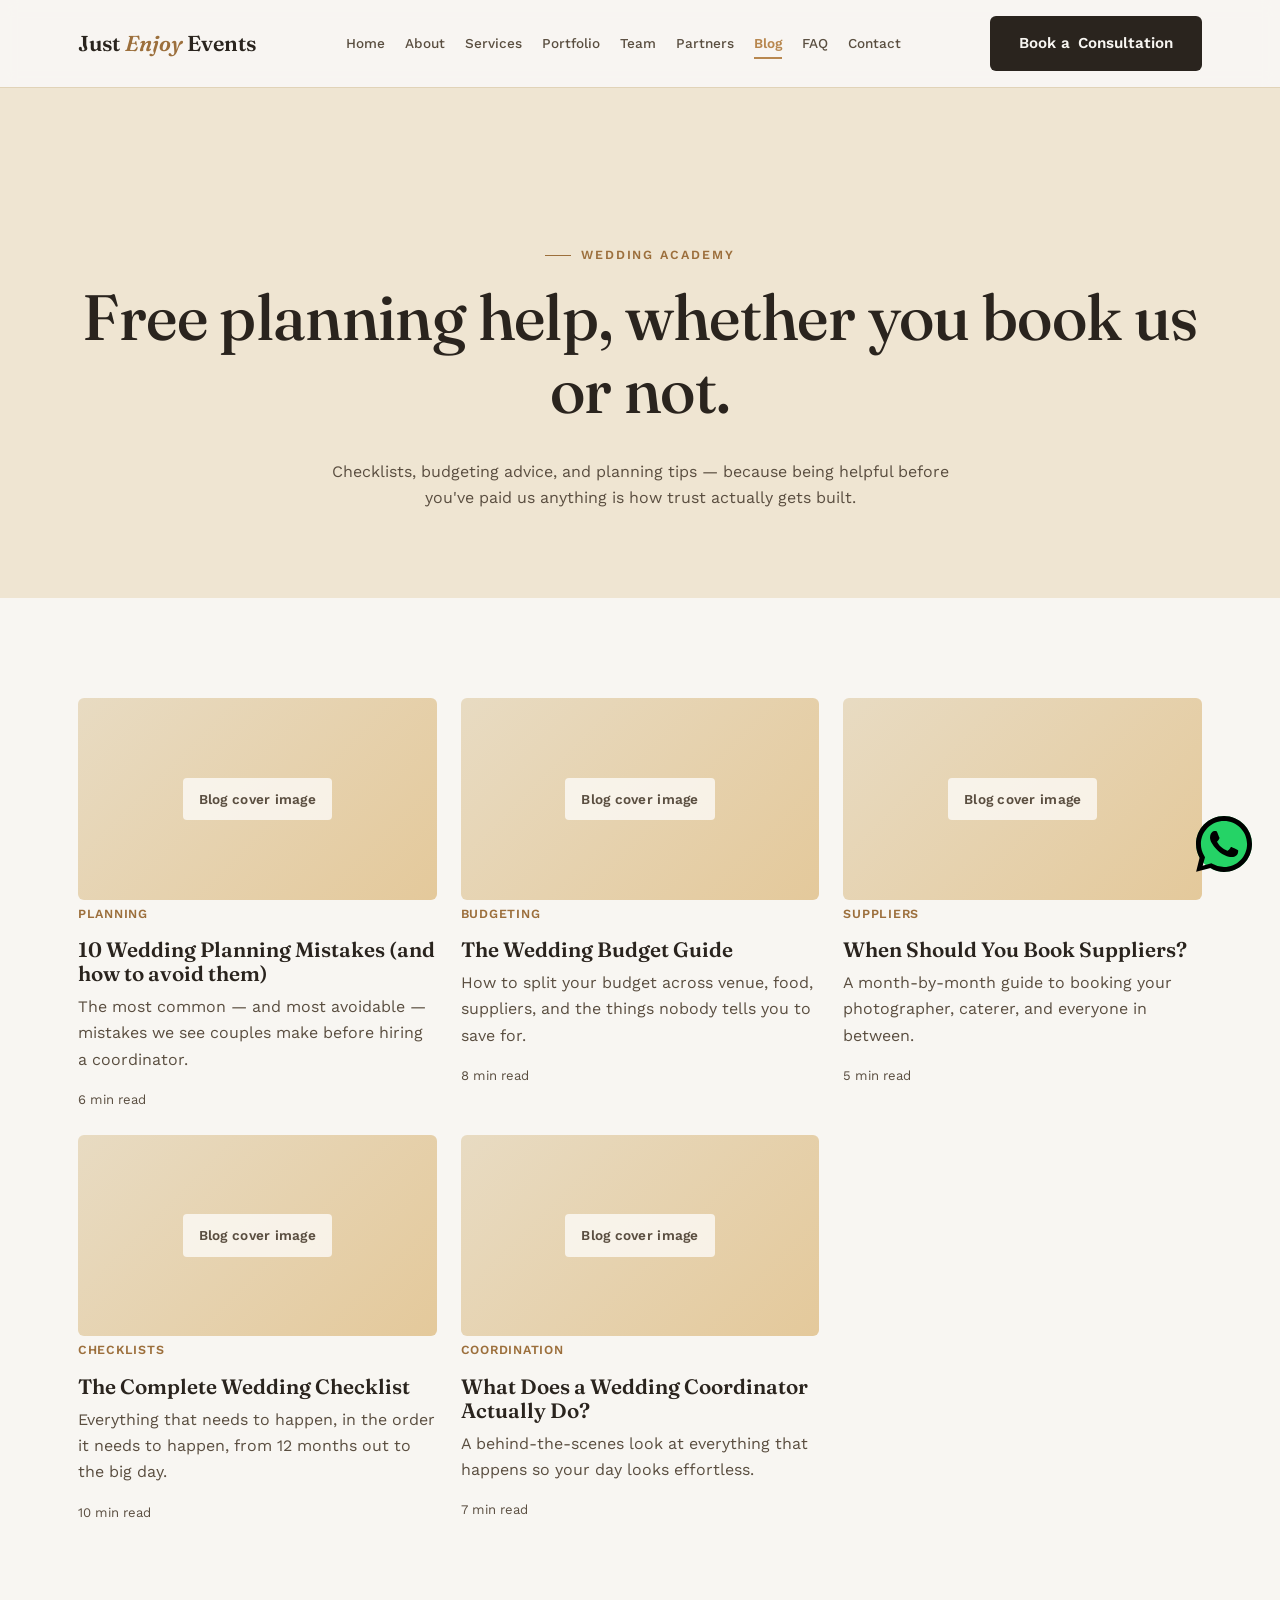
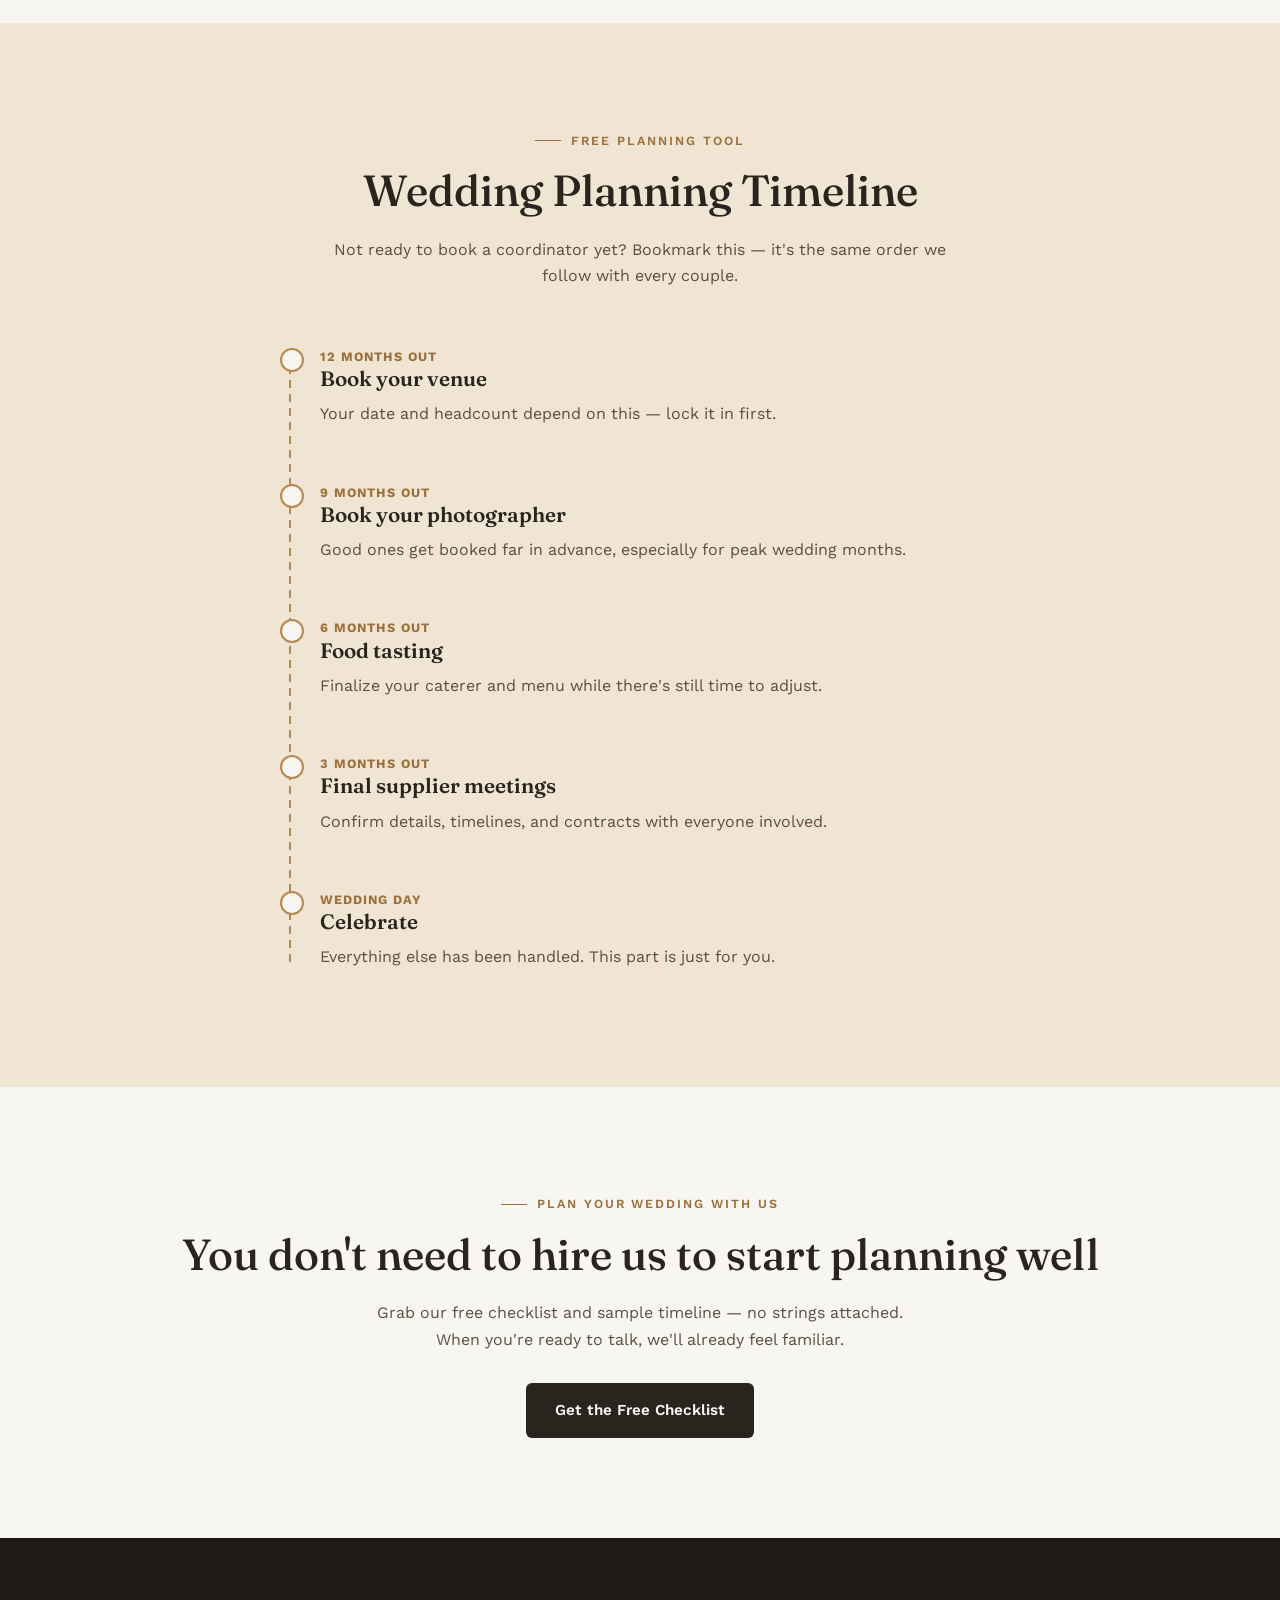
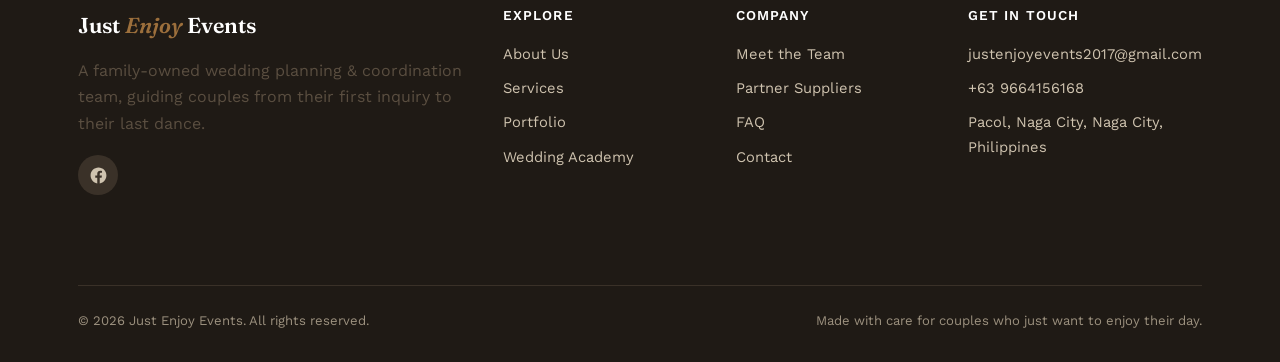
<file: blog.html>
<!DOCTYPE html>
<html lang="en">
<head>
<meta charset="UTF-8">
<meta name="viewport" content="width=device-width, initial-scale=1.0">
<title>Wedding Academy — Just Enjoy Events</title>
<meta name="description" content="Planning tips, checklists, and budgeting advice for couples planning their wedding.">
<link rel="stylesheet" href="css/styles.css">
</head>
<body>

<header class="site-header">
  <nav class="nav">
    <a href="index.html" class="logo">Just <span>Enjoy</span> Events</a>
    <button class="nav-toggle" aria-label="Toggle menu"><span></span><span></span><span></span></button>
    <ul class="nav-links">
      <li><a href="index.html">Home</a></li>
      <li><a href="about.html">About</a></li>
      <li><a href="services.html">Services</a></li>
      <li><a href="portfolio.html">Portfolio</a></li>
      <li><a href="team.html">Team</a></li>
      <li><a href="partners.html">Partners</a></li>
      <li><a href="blog.html">Blog</a></li>
      <li><a href="faq.html">FAQ</a></li>
      <li><a href="contact.html">Contact</a></li>
      <li class="mobile-cta-wrap"><a href="contact.html" class="btn btn-primary">Book a Consultation</a></li>
    </ul>
    <div class="nav-cta">
      <a href="contact.html" class="btn btn-primary"><span class="long">Book a </span>Consultation</a>
    </div>
  </nav>
</header>

<section class="page-hero">
  <div class="container reveal">
    <div class="eyebrow">Wedding academy</div>
    <h1>Free planning help, whether you book us or not.</h1>
    <p>Checklists, budgeting advice, and planning tips — because being helpful before you've paid us anything is how trust actually gets built.</p>
  </div>
</section>

<section class="section">
  <div class="container">
    <div class="grid grid-3">

      <a class="blog-card reveal" href="#" title="Article coming soon">
        <div class="media-block wide" data-label="Blog cover image"></div>
        <span class="tag">Planning</span>
        <h3>10 Wedding Planning Mistakes (and how to avoid them)</h3>
        <p>The most common — and most avoidable — mistakes we see couples make before hiring a coordinator.</p>
        <div class="meta">6 min read</div>
      </a>

      <a class="blog-card reveal" href="#" title="Article coming soon">
        <div class="media-block wide" data-label="Blog cover image"></div>
        <span class="tag">Budgeting</span>
        <h3>The Wedding Budget Guide</h3>
        <p>How to split your budget across venue, food, suppliers, and the things nobody tells you to save for.</p>
        <div class="meta">8 min read</div>
      </a>

      <a class="blog-card reveal" href="#" title="Article coming soon">
        <div class="media-block wide" data-label="Blog cover image"></div>
        <span class="tag">Suppliers</span>
        <h3>When Should You Book Suppliers?</h3>
        <p>A month-by-month guide to booking your photographer, caterer, and everyone in between.</p>
        <div class="meta">5 min read</div>
      </a>

      <a class="blog-card reveal" href="#" title="Article coming soon">
        <div class="media-block wide" data-label="Blog cover image"></div>
        <span class="tag">Checklists</span>
        <h3>The Complete Wedding Checklist</h3>
        <p>Everything that needs to happen, in the order it needs to happen, from 12 months out to the big day.</p>
        <div class="meta">10 min read</div>
      </a>

      <a class="blog-card reveal" href="#" title="Article coming soon">
        <div class="media-block wide" data-label="Blog cover image"></div>
        <span class="tag">Coordination</span>
        <h3>What Does a Wedding Coordinator Actually Do?</h3>
        <p>A behind-the-scenes look at everything that happens so your day looks effortless.</p>
        <div class="meta">7 min read</div>
      </a>

    </div>
  </div>
</section>

<!-- WEDDING PLANNING TIMELINE FEATURE -->
<section class="section section-alt" id="timeline">
  <div class="container">
    <div class="section-head reveal">
      <div class="eyebrow" style="justify-content:center;">Free planning tool</div>
      <h2>Wedding Planning Timeline</h2>
      <p>Not ready to book a coordinator yet? Bookmark this — it's the same order we follow with every couple.</p>
    </div>
    <div class="vtimeline reveal">
      <div class="vtimeline-item">
        <div class="when">12 months out</div>
        <h3>Book your venue</h3>
        <p>Your date and headcount depend on this — lock it in first.</p>
      </div>
      <div class="vtimeline-item">
        <div class="when">9 months out</div>
        <h3>Book your photographer</h3>
        <p>Good ones get booked far in advance, especially for peak wedding months.</p>
      </div>
      <div class="vtimeline-item">
        <div class="when">6 months out</div>
        <h3>Food tasting</h3>
        <p>Finalize your caterer and menu while there's still time to adjust.</p>
      </div>
      <div class="vtimeline-item">
        <div class="when">3 months out</div>
        <h3>Final supplier meetings</h3>
        <p>Confirm details, timelines, and contracts with everyone involved.</p>
      </div>
      <div class="vtimeline-item">
        <div class="when">Wedding day</div>
        <h3>Celebrate</h3>
        <p>Everything else has been handled. This part is just for you.</p>
      </div>
    </div>
  </div>
</section>

<section class="section text-center">
  <div class="container reveal">
    <div class="eyebrow" style="justify-content:center;">Plan your wedding with us</div>
    <h2>You don't need to hire us to start planning well</h2>
    <p style="max-width:560px;margin:0 auto 30px;">Grab our free checklist and sample timeline — no strings attached. When you're ready to talk, we'll already feel familiar.</p>
    <a href="contact.html" class="btn btn-primary">Get the Free Checklist</a>
  </div>
</section>

<footer class="site-footer">
  <div class="container">
    <div class="footer-grid">
      <div>
        <a href="index.html" class="logo">Just <span>Enjoy</span> Events</a>
        <p>A family-owned wedding planning &amp; coordination team, guiding couples from their first inquiry to their last dance.</p>
        <div class="footer-social">
          <a href="https://www.facebook.com/justenjoyeventsnaga" target="_blank" rel="noopener" class="icon-btn" aria-label="Visit our Facebook page" title="Visit our Facebook page">
            <svg viewBox="0 0 24 24" xmlns="http://www.w3.org/2000/svg"><path d="M22 12.06C22 6.5 17.52 2 12 2S2 6.5 2 12.06c0 5 3.66 9.15 8.44 9.94v-7.03H7.9v-2.91h2.54V9.85c0-2.5 1.49-3.89 3.77-3.89 1.09 0 2.23.2 2.23.2v2.46h-1.26c-1.24 0-1.63.77-1.63 1.56v1.88h2.78l-.44 2.91h-2.34V22c4.78-.79 8.44-4.94 8.44-9.94Z"/></svg>
          </a>
        </div>
      </div>
      <div>
        <h4>Explore</h4>
        <ul>
          <li><a href="about.html">About Us</a></li>
          <li><a href="services.html">Services</a></li>
          <li><a href="portfolio.html">Portfolio</a></li>
          <li><a href="blog.html">Wedding Academy</a></li>
        </ul>
      </div>
      <div>
        <h4>Company</h4>
        <ul>
          <li><a href="team.html">Meet the Team</a></li>
          <li><a href="partners.html">Partner Suppliers</a></li>
          <li><a href="faq.html">FAQ</a></li>
          <li><a href="contact.html">Contact</a></li>
        </ul>
      </div>
      <div>
        <h4>Get in touch</h4>
        <ul>
          <li><a href="mailto:justenjoyevents2017@gmail.com">justenjoyevents2017@gmail.com</li>
          <li><a href="tel:+639664156168">+63 9664156168</li>
          <li>Pacol, Naga City, Naga City, Philippines</li>
        </ul>
      </div>
    </div>
    <div class="footer-bottom">
      <span>&copy; 2026 Just Enjoy Events. All rights reserved.</span>
      <span>Made with care for couples who just want to enjoy their day.</span>
    </div>
  </div>
</footer>

<!-- WhatsApp floating button -->
<a class="wa-float" href="https://wa.me/639664156168" target="_blank" rel="noopener" aria-label="Chat on WhatsApp">
  <svg viewBox="0 0 24 24" xmlns="http://www.w3.org/2000/svg">
    <path d="M17.472 14.382c-.297-.149-1.758-.867-2.03-.967-.273-.099-.471-.148-.67.15-.197.297-.767.966-.94 1.164-.173.199-.347.223-.644.075-.297-.15-1.255-.463-2.39-1.475-.883-.788-1.48-1.761-1.653-2.059-.173-.297-.018-.458.13-.606.134-.133.298-.347.446-.52.149-.174.198-.298.298-.497.099-.198.05-.371-.025-.52-.075-.149-.669-1.612-.916-2.207-.242-.579-.487-.5-.669-.51-.173-.008-.371-.01-.57-.01-.198 0-.52.074-.792.372-.272.297-1.04 1.016-1.04 2.479 0 1.462 1.065 2.875 1.213 3.074.149.198 2.096 3.2 5.077 4.487.709.306 1.262.489 1.694.625.712.227 1.36.195 1.871.118.571-.085 1.758-.719 2.006-1.413.248-.694.248-1.289.173-1.413-.074-.124-.272-.198-.57-.347z"/>
    <path d="M12 0C5.373 0 0 5.373 0 12c0 2.135.558 4.135 1.532 5.87L.057 23.882l6.18-1.622A11.945 11.945 0 0012 24c6.627 0 12-5.373 12-12S18.627 0 12 0zm0 21.894a9.882 9.882 0 01-5.034-1.378l-.36-.214-3.742.981.999-3.648-.235-.374A9.861 9.861 0 012.105 12C2.105 6.53 6.53 2.105 12 2.105c5.471 0 9.895 4.424 9.895 9.895 0 5.47-4.424 9.894-9.895 9.894z"/>
  </svg>
</a>

<script src="js/main.js"></script>
</body>
</body>
</html>
</file>
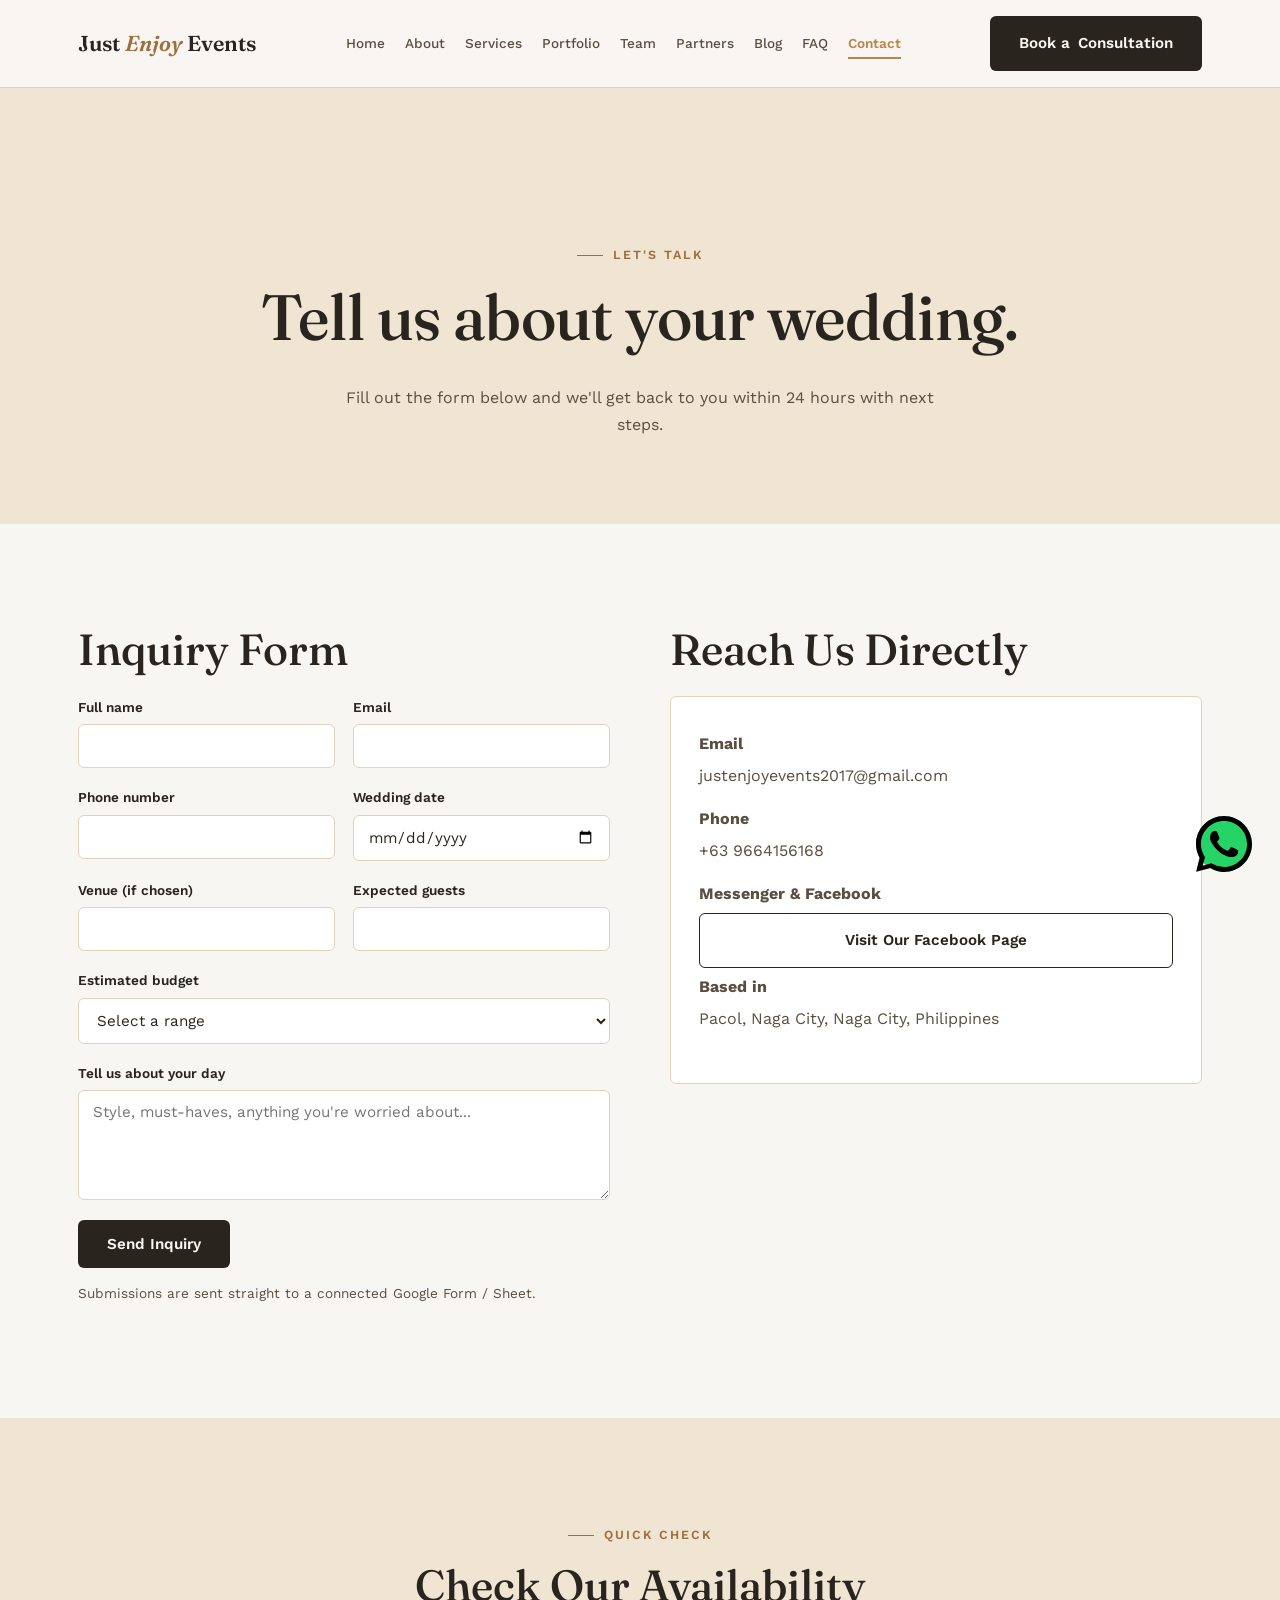
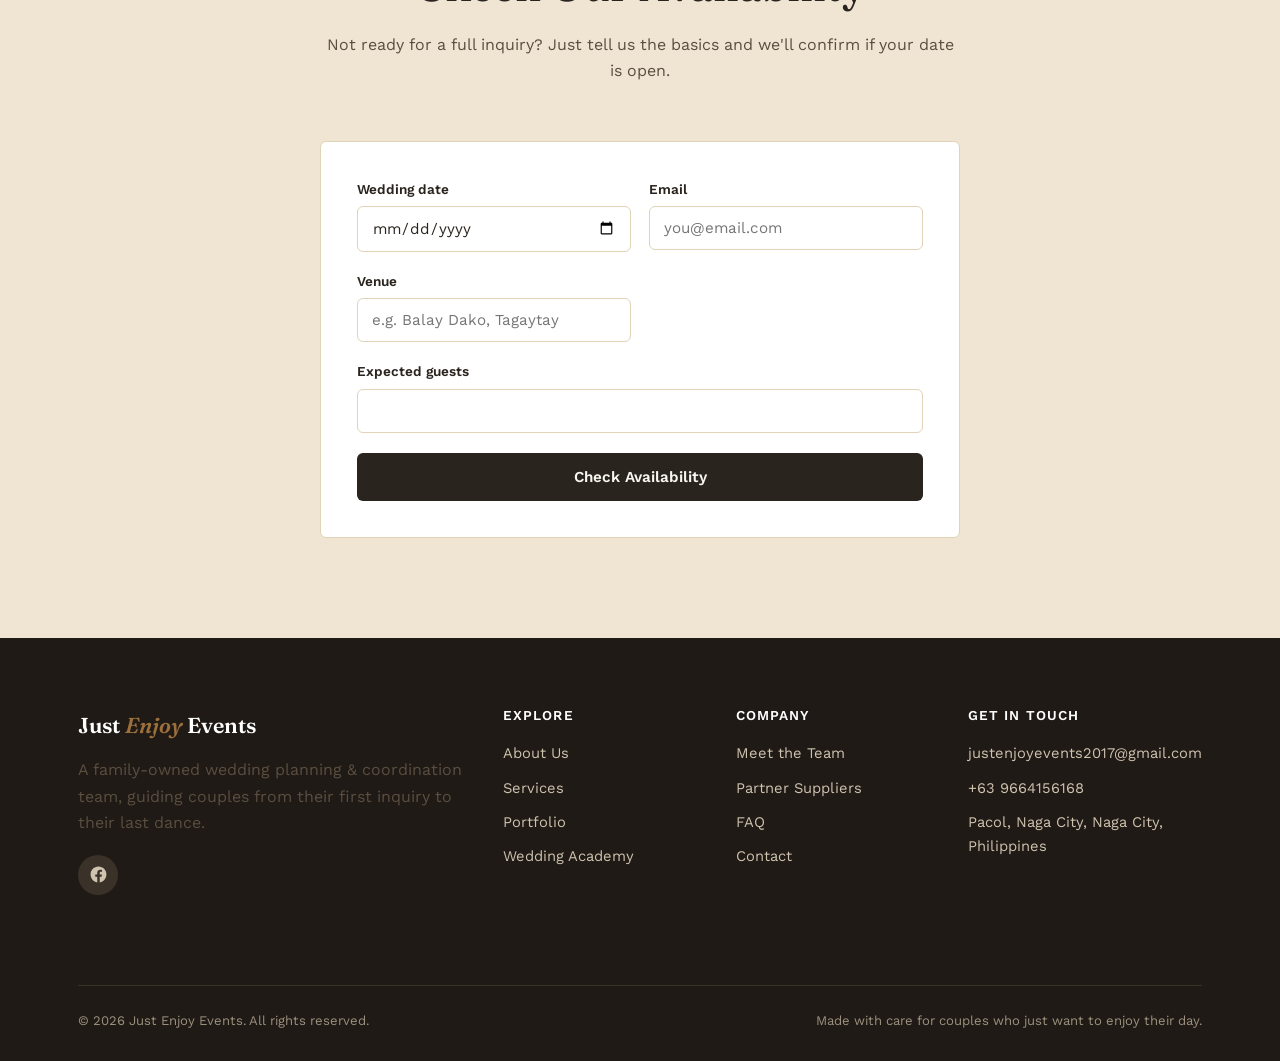
<file: contact.html>
<!DOCTYPE html>
<html lang="en">
<head>
<meta charset="UTF-8">
<meta name="viewport" content="width=device-width, initial-scale=1.0">
<title>Contact — Just Enjoy Events</title>
<meta name="description" content="Book a free consultation or check our availability for your wedding date.">
<link rel="stylesheet" href="css/styles.css">
</head>
<body>

<header class="site-header">
  <nav class="nav">
    <a href="index.html" class="logo">Just <span>Enjoy</span> Events</a>
    <button class="nav-toggle" aria-label="Toggle menu"><span></span><span></span><span></span></button>
    <ul class="nav-links">
      <li><a href="index.html">Home</a></li>
      <li><a href="about.html">About</a></li>
      <li><a href="services.html">Services</a></li>
      <li><a href="portfolio.html">Portfolio</a></li>
      <li><a href="team.html">Team</a></li>
      <li><a href="partners.html">Partners</a></li>
      <li><a href="blog.html">Blog</a></li>
      <li><a href="faq.html">FAQ</a></li>
      <li><a href="contact.html">Contact</a></li>
      <li class="mobile-cta-wrap"><a href="contact.html" class="btn btn-primary">Book a Consultation</a></li>
    </ul>
    <div class="nav-cta">
      <a href="contact.html" class="btn btn-primary"><span class="long">Book a </span>Consultation</a>
    </div>
  </nav>
</header>

<section class="page-hero">
  <div class="container reveal">
    <div class="eyebrow">Let's talk</div>
    <h1>Tell us about your wedding.</h1>
    <p>Fill out the form below and we'll get back to you within 24 hours with next steps.</p>
  </div>
</section>

<section class="section">
  <div class="container">
    <div class="grid grid-2" style="gap:60px;align-items:flex-start;">

      <div class="reveal">
        <h2>Inquiry Form</h2>
        <!--
          GOOGLE FORMS SETUP — replace the placeholders below:
          1. data-google-action: your form's ".../formResponse" URL
          2. each data-entry="entry.XXXXXXXXX": the matching entry ID
          See README.md "Connecting the forms to Google Forms" for how to find these.
        -->
        <form data-google-form
              data-google-action="https://docs.google.com/forms/u/0/d/e/1FAIpQLSds7DzH24YD_3ucWd40ALKkmkMib556c3nBHT9U5DTDdXzrvg/formResponse">
          <div class="form-grid">
            <div class="field">
              <label for="name">Full name</label>
              <input id="name" name="name" type="text" required data-entry="entry.1244712076">
            </div>
            <div class="field">
              <label for="email">Email</label>
              <input id="email" name="email" type="email" required data-entry="entry.1600661155">
            </div>
            <div class="field">
              <label for="phone">Phone number</label>
              <input id="phone" name="phone" type="tel" data-entry="entry.1500449151">
            </div>
            <div class="field">
              <label for="date">Wedding date</label>
              <input id="date" name="date" type="date"
                     data-entry-year="entry.259551828_year"
                     data-entry-month="entry.259551828_month"
                     data-entry-day="entry.259551828_day">
            </div>
            <div class="field">
              <label for="venue">Venue (if chosen)</label>
              <input id="venue" name="venue" type="text" data-entry="entry.1488425005">
            </div>
            <div class="field">
              <label for="guests">Expected guests</label>
              <input id="guests" name="guests" type="number" min="1" data-entry="entry.2072185689">
            </div>
            <div class="field full">
              <label for="budget">Estimated budget</label>
              <select id="budget" name="budget" data-entry="entry.1531732739">
                <option value="">Select a range</option>
                <option>Under ₱300,000</option>
                <option>₱300,000 – ₱600,000</option>
                <option>₱600,000 – ₱1,000,000</option>
                <option>Over ₱1,000,000</option>
              </select>
            </div>
            <div class="field full">
              <label for="message">Tell us about your day</label>
              <textarea id="message" name="message" placeholder="Style, must-haves, anything you're worried about..." data-entry="entry.833172852"></textarea>
            </div>
          </div>
          <button type="submit" class="btn btn-primary" style="margin-top:20px;">Send Inquiry</button>
          <p class="form-note">Submissions are sent straight to a connected Google Form / Sheet.</p>
        </form>
        <div class="form-success">Thank you! Your inquiry has been received. We'll be in touch within 24 hours.</div>
      </div>

      <div class="reveal">
        <h2>Reach Us Directly</h2>
        <div class="card" style="margin-bottom:24px;">
          <p style="margin-bottom:6px;"><strong>Email</strong></p>
          <p>justenjoyevents2017@gmail.com</p>
          <p style="margin-bottom:6px;"><strong>Phone</strong></p>
          <p>+63 9664156168</p>
          <p style="margin-bottom:6px;"><strong>Messenger &amp; Facebook</strong></p>
          <a href="https://www.facebook.com/justenjoyeventsnaga" target="_blank" rel="noopener" class="btn btn-outline" title="Goes to the Official FB page" style="margin-bottom:6px;">Visit Our Facebook Page</a>
          <p style="margin-bottom:6px;"><strong>Based in</strong></p>
          <p>Pacol, Naga City, Naga City, Philippines</p>
        </div>
        
      </div>

    </div>
  </div>
</section>

<!-- AVAILABILITY CHECKER -->
<section class="section section-alt" id="availability">
  <div class="container">
    <div class="section-head reveal">
      <div class="eyebrow" style="justify-content:center;">Quick check</div>
      <h2>Check Our Availability</h2>
      <p>Not ready for a full inquiry? Just tell us the basics and we'll confirm if your date is open.</p>
    </div>
    <div class="avail-widget reveal">
      <!--
        This can point to the SAME Google Form as the inquiry form above
        (just leave the extra fields blank), or a separate, shorter one —
        your call. Fill in the placeholders the same way.
      -->
      <form data-google-form
            data-google-action="https://docs.google.com/forms/u/0/d/e/1FAIpQLSfQeHSabyGT1QOoVBX9yhx7TuIU72zuisMS2juIc5mPdFotZw/formResponse">
        <div class="form-grid">
          <div class="field">
            <label for="avail-date">Wedding date</label>
            <input id="avail-date" type="date" required
                   data-entry-year="entry.272012839_year"
                   data-entry-month="entry.272012839_month"
                   data-entry-day="entry.272012839_day">
          </div>
          <div class="field">
            <label for="avail-email">Email</label>
            <input id="avail-email" type="email" required placeholder="you@email.com" data-entry="entry.1727699303">
          </div>
          <div class="field">
            <label for="avail-venue">Venue</label>
            <input id="avail-venue" type="text" placeholder="e.g. Balay Dako, Tagaytay" data-entry="entry.485990579">
          </div>
          <div class="field full">
            <label for="avail-guests">Expected guests</label>
            <input id="avail-guests" type="number" min="1" data-entry="entry.1609920653">
          </div>
        </div>
        <button type="submit" class="btn btn-primary btn-block" style="margin-top:20px;">Check Availability</button>
      </form>
      <div class="form-success">Thanks! We'll confirm whether your date is open within 24 hours.</div>
    </div>
  </div>
</section>

<footer class="site-footer">
  <div class="container">
    <div class="footer-grid">
      <div>
        <a href="index.html" class="logo">Just <span>Enjoy</span> Events</a>
        <p>A family-owned wedding planning &amp; coordination team, guiding couples from their first inquiry to their last dance.</p>
        <div class="footer-social">
          <a href="https://www.facebook.com/justenjoyeventsnaga" target="_blank" rel="noopener" class="icon-btn" aria-label="Visit our Facebook page" title="Visit our Facebook page">
            <svg viewBox="0 0 24 24" xmlns="http://www.w3.org/2000/svg"><path d="M22 12.06C22 6.5 17.52 2 12 2S2 6.5 2 12.06c0 5 3.66 9.15 8.44 9.94v-7.03H7.9v-2.91h2.54V9.85c0-2.5 1.49-3.89 3.77-3.89 1.09 0 2.23.2 2.23.2v2.46h-1.26c-1.24 0-1.63.77-1.63 1.56v1.88h2.78l-.44 2.91h-2.34V22c4.78-.79 8.44-4.94 8.44-9.94Z"/></svg>
          </a>
        </div>
      </div>
      <div>
        <h4>Explore</h4>
        <ul>
          <li><a href="about.html">About Us</a></li>
          <li><a href="services.html">Services</a></li>
          <li><a href="portfolio.html">Portfolio</a></li>
          <li><a href="blog.html">Wedding Academy</a></li>
        </ul>
      </div>
      <div>
        <h4>Company</h4>
        <ul>
          <li><a href="team.html">Meet the Team</a></li>
          <li><a href="partners.html">Partner Suppliers</a></li>
          <li><a href="faq.html">FAQ</a></li>
          <li><a href="contact.html">Contact</a></li>
        </ul>
      </div>
      <div>
        <h4>Get in touch</h4>
        <ul>
          <li><a href="mailto:justenjoyevents2017@gmail.com">justenjoyevents2017@gmail.com</li>
          <li><a href="tel:+639664156168">+63 9664156168</li>
          <li>Pacol, Naga City, Naga City, Philippines</li>
        </ul>
      </div>
    </div>
    <div class="footer-bottom">
      <span>&copy; 2026 Just Enjoy Events. All rights reserved.</span>
      <span>Made with care for couples who just want to enjoy their day.</span>
    </div>
  </div>
</footer>

<!-- WhatsApp floating button -->
<a class="wa-float" href="https://wa.me/639664156168" target="_blank" rel="noopener" aria-label="Chat on WhatsApp">
  <svg viewBox="0 0 24 24" xmlns="http://www.w3.org/2000/svg">
    <path d="M17.472 14.382c-.297-.149-1.758-.867-2.03-.967-.273-.099-.471-.148-.67.15-.197.297-.767.966-.94 1.164-.173.199-.347.223-.644.075-.297-.15-1.255-.463-2.39-1.475-.883-.788-1.48-1.761-1.653-2.059-.173-.297-.018-.458.13-.606.134-.133.298-.347.446-.52.149-.174.198-.298.298-.497.099-.198.05-.371-.025-.52-.075-.149-.669-1.612-.916-2.207-.242-.579-.487-.5-.669-.51-.173-.008-.371-.01-.57-.01-.198 0-.52.074-.792.372-.272.297-1.04 1.016-1.04 2.479 0 1.462 1.065 2.875 1.213 3.074.149.198 2.096 3.2 5.077 4.487.709.306 1.262.489 1.694.625.712.227 1.36.195 1.871.118.571-.085 1.758-.719 2.006-1.413.248-.694.248-1.289.173-1.413-.074-.124-.272-.198-.57-.347z"/>
    <path d="M12 0C5.373 0 0 5.373 0 12c0 2.135.558 4.135 1.532 5.87L.057 23.882l6.18-1.622A11.945 11.945 0 0012 24c6.627 0 12-5.373 12-12S18.627 0 12 0zm0 21.894a9.882 9.882 0 01-5.034-1.378l-.36-.214-3.742.981.999-3.648-.235-.374A9.861 9.861 0 012.105 12C2.105 6.53 6.53 2.105 12 2.105c5.471 0 9.895 4.424 9.895 9.895 0 5.47-4.424 9.894-9.895 9.894z"/>
  </svg>
</a>

<script src="js/main.js"></script>
</body>
</body>
</html>
</file>
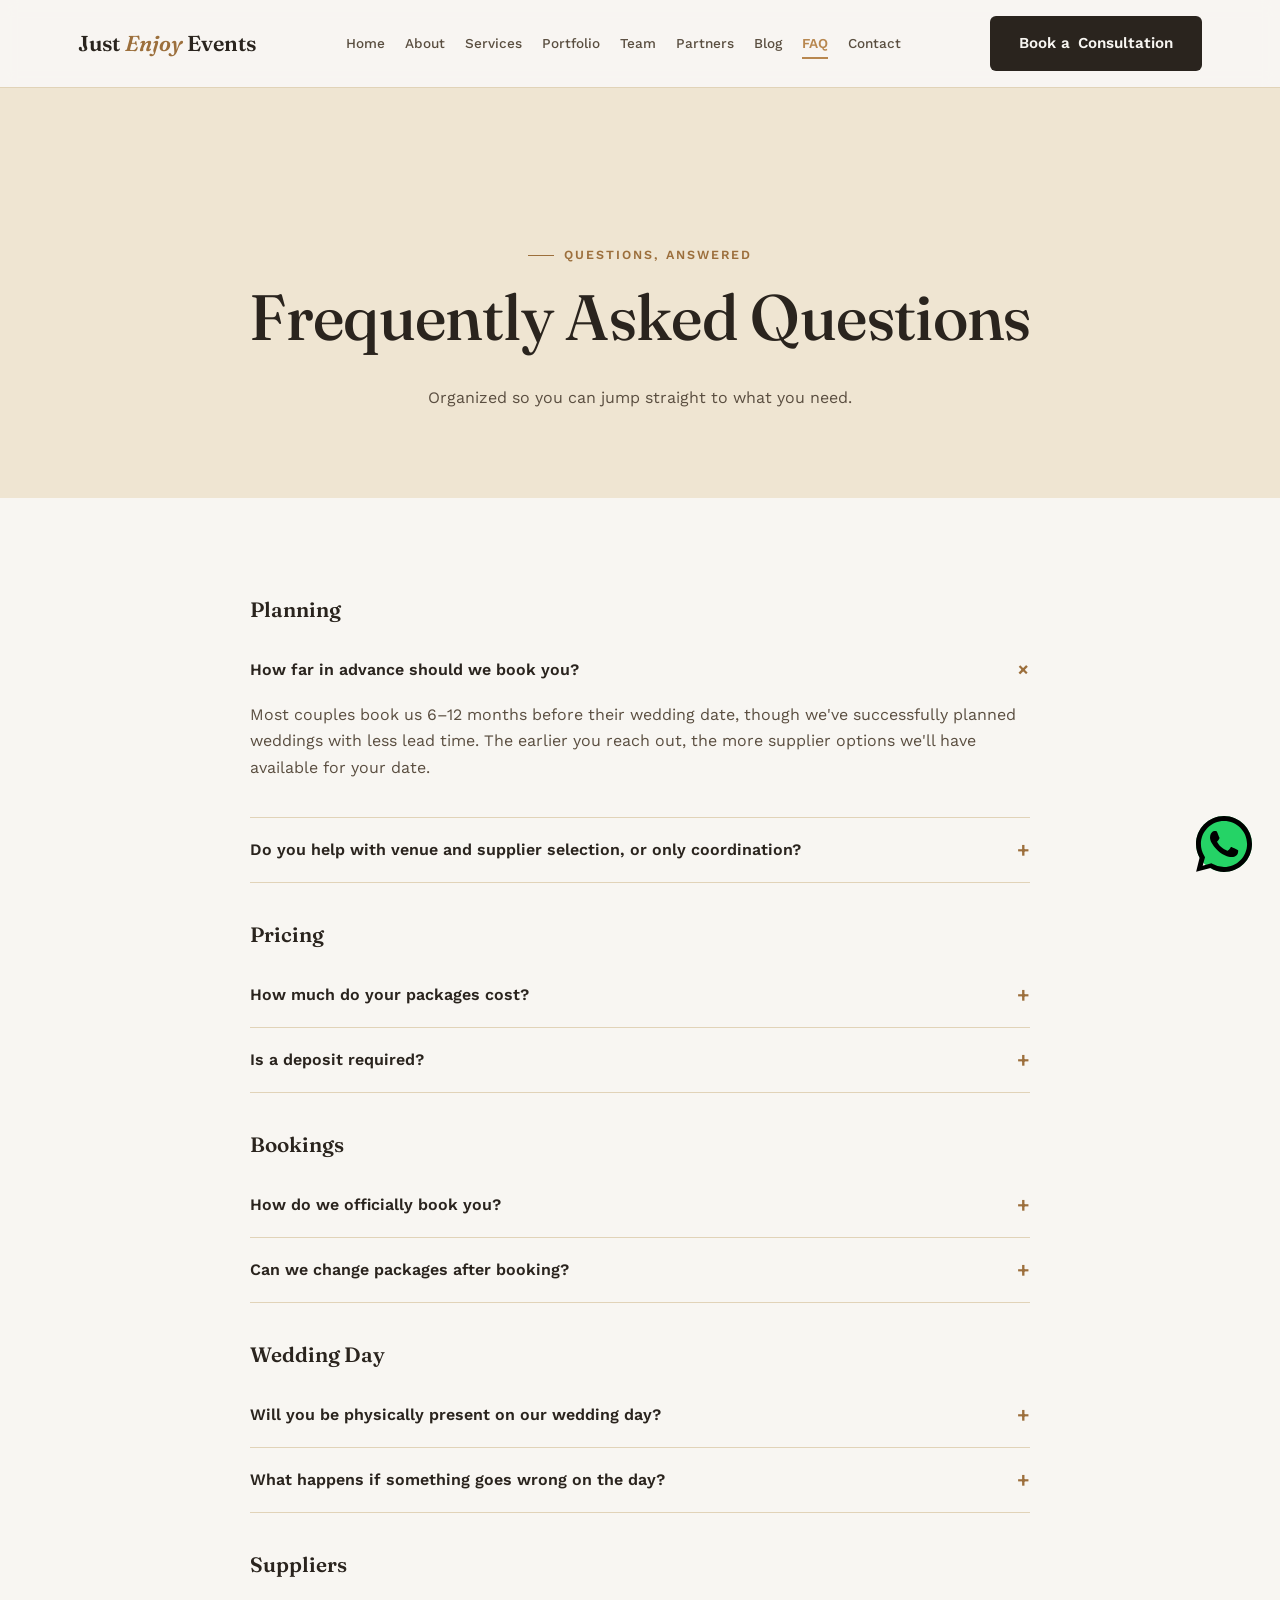
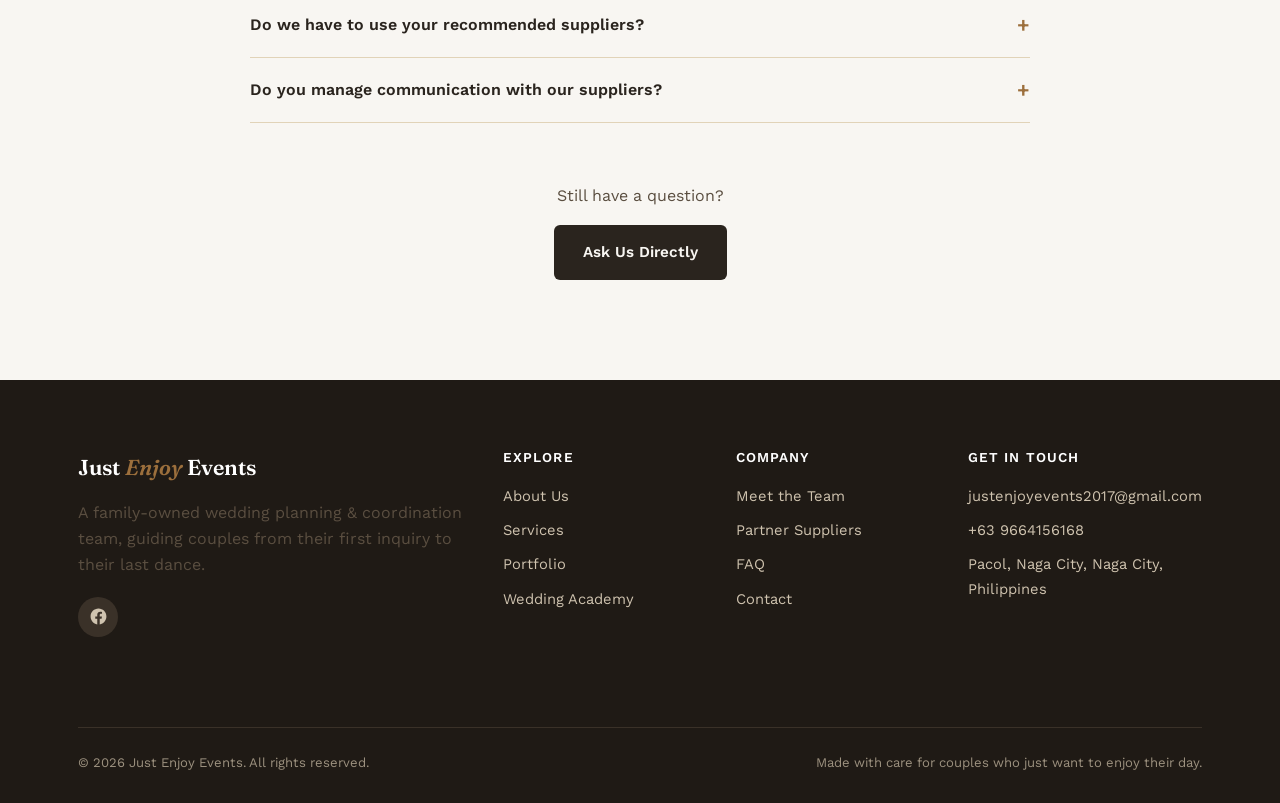
<file: faq.html>
<!DOCTYPE html>
<html lang="en">
<head>
<meta charset="UTF-8">
<meta name="viewport" content="width=device-width, initial-scale=1.0">
<title>FAQ — Just Enjoy Events</title>
<meta name="description" content="Answers to common questions about planning, pricing, bookings, wedding day logistics, and suppliers.">
<link rel="stylesheet" href="css/styles.css">
</head>
<body>

<header class="site-header">
  <nav class="nav">
    <a href="index.html" class="logo">Just <span>Enjoy</span> Events</a>
    <button class="nav-toggle" aria-label="Toggle menu"><span></span><span></span><span></span></button>
    <ul class="nav-links">
      <li><a href="index.html">Home</a></li>
      <li><a href="about.html">About</a></li>
      <li><a href="services.html">Services</a></li>
      <li><a href="portfolio.html">Portfolio</a></li>
      <li><a href="team.html">Team</a></li>
      <li><a href="partners.html">Partners</a></li>
      <li><a href="blog.html">Blog</a></li>
      <li><a href="faq.html">FAQ</a></li>
      <li><a href="contact.html">Contact</a></li>
      <li class="mobile-cta-wrap"><a href="contact.html" class="btn btn-primary">Book a Consultation</a></li>
    </ul>
    <div class="nav-cta">
      <a href="contact.html" class="btn btn-primary"><span class="long">Book a </span>Consultation</a>
    </div>
  </nav>
</header>

<section class="page-hero">
  <div class="container reveal">
    <div class="eyebrow">Questions, answered</div>
    <h1>Frequently Asked Questions</h1>
    <p>Organized so you can jump straight to what you need.</p>
  </div>
</section>

<section class="section">
  <div class="container">
    <div class="accordion-group reveal">

      <h3 class="cat">Planning</h3>
      <div class="accordion-item open">
        <button class="accordion-q">How far in advance should we book you? <span class="plus">+</span></button>
        <div class="accordion-a"><p>Most couples book us 6–12 months before their wedding date, though we've successfully planned weddings with less lead time. The earlier you reach out, the more supplier options we'll have available for your date.</p></div>
      </div>
      <div class="accordion-item">
        <button class="accordion-q">Do you help with venue and supplier selection, or only coordination? <span class="plus">+</span></button>
        <div class="accordion-a"><p>Both — it depends on the package. Complete Wedding Planning includes full sourcing and selection. Preparation Coordination and On-the-Day Coordination assume you've already made those choices, and we take it from there.</p></div>
      </div>

      <h3 class="cat">Pricing</h3>
      <div class="accordion-item">
        <button class="accordion-q">How much do your packages cost? <span class="plus">+</span></button>
        <div class="accordion-a"><p>Pricing depends on your guest count, venue, and which package fits your needs. Book a free consultation and we'll walk you through a quote with no obligation.</p></div>
      </div>
      <div class="accordion-item">
        <button class="accordion-q">Is a deposit required? <span class="plus">+</span></button>
        <div class="accordion-a"><p>Yes, a deposit secures your date on our calendar. We'll go over the exact amount and payment schedule during your consultation.</p></div>
      </div>

      <h3 class="cat">Bookings</h3>
      <div class="accordion-item">
        <button class="accordion-q">How do we officially book you? <span class="plus">+</span></button>
        <div class="accordion-a"><p>Start with a free consultation through our contact page. If it's a good fit, we'll send over an agreement and booking details.</p></div>
      </div>
      <div class="accordion-item">
        <button class="accordion-q">Can we change packages after booking? <span class="plus">+</span></button>
        <div class="accordion-a"><p>Yes, within reason and depending on how far out your wedding is. Just talk to us — we'd rather adjust than have you stuck with the wrong fit.</p></div>
      </div>

      <h3 class="cat">Wedding Day</h3>
      <div class="accordion-item">
        <button class="accordion-q">Will you be physically present on our wedding day? <span class="plus">+</span></button>
        <div class="accordion-a"><p>Always. On-the-day coordination is included in every package — we're on-site managing the timeline and suppliers from call time to send-off.</p></div>
      </div>
      <div class="accordion-item">
        <button class="accordion-q">What happens if something goes wrong on the day? <span class="plus">+</span></button>
        <div class="accordion-a"><p>That's our job to handle, not yours. We plan for contingencies in advance and solve problems quietly, so you rarely even hear about them until after.</p></div>
      </div>

      <h3 class="cat">Suppliers</h3>
      <div class="accordion-item">
        <button class="accordion-q">Do we have to use your recommended suppliers? <span class="plus">+</span></button>
        <div class="accordion-a"><p>No — you're always free to bring your own. Our network exists to save you time if you want it, not to lock you in.</p></div>
      </div>
      <div class="accordion-item">
        <button class="accordion-q">Do you manage communication with our suppliers? <span class="plus">+</span></button>
        <div class="accordion-a"><p>Yes, that's one of the biggest parts of what we do — one point of contact for every supplier, so you're not chasing anyone yourself.</p></div>
      </div>

    </div>

    <div class="text-center reveal">
      <p>Still have a question?</p>
      <a href="contact.html" class="btn btn-primary">Ask Us Directly</a>
    </div>
  </div>
</section>

<footer class="site-footer">
  <div class="container">
    <div class="footer-grid">
      <div>
        <a href="index.html" class="logo">Just <span>Enjoy</span> Events</a>
        <p>A family-owned wedding planning &amp; coordination team, guiding couples from their first inquiry to their last dance.</p>
        <div class="footer-social">
          <a href="https://www.facebook.com/justenjoyeventsnaga" target="_blank" rel="noopener" class="icon-btn" aria-label="Visit our Facebook page" title="Visit our Facebook page">
            <svg viewBox="0 0 24 24" xmlns="http://www.w3.org/2000/svg"><path d="M22 12.06C22 6.5 17.52 2 12 2S2 6.5 2 12.06c0 5 3.66 9.15 8.44 9.94v-7.03H7.9v-2.91h2.54V9.85c0-2.5 1.49-3.89 3.77-3.89 1.09 0 2.23.2 2.23.2v2.46h-1.26c-1.24 0-1.63.77-1.63 1.56v1.88h2.78l-.44 2.91h-2.34V22c4.78-.79 8.44-4.94 8.44-9.94Z"/></svg>
          </a>
        </div>
      </div>
      <div>
        <h4>Explore</h4>
        <ul>
          <li><a href="about.html">About Us</a></li>
          <li><a href="services.html">Services</a></li>
          <li><a href="portfolio.html">Portfolio</a></li>
          <li><a href="blog.html">Wedding Academy</a></li>
        </ul>
      </div>
      <div>
        <h4>Company</h4>
        <ul>
          <li><a href="team.html">Meet the Team</a></li>
          <li><a href="partners.html">Partner Suppliers</a></li>
          <li><a href="faq.html">FAQ</a></li>
          <li><a href="contact.html">Contact</a></li>
        </ul>
      </div>
      <div>
        <h4>Get in touch</h4>
        <ul>
          <li><a href="mailto:justenjoyevents2017@gmail.com">justenjoyevents2017@gmail.com</li>
          <li><a href="tel:+639664156168">+63 9664156168</li>
          <li>Pacol, Naga City, Naga City, Philippines</li>
        </ul>
      </div>
    </div>
    <div class="footer-bottom">
      <span>&copy; 2026 Just Enjoy Events. All rights reserved.</span>
      <span>Made with care for couples who just want to enjoy their day.</span>
    </div>
  </div>
</footer>

<!-- WhatsApp floating button -->
<a class="wa-float" href="https://wa.me/639664156168" target="_blank" rel="noopener" aria-label="Chat on WhatsApp">
  <svg viewBox="0 0 24 24" xmlns="http://www.w3.org/2000/svg">
    <path d="M17.472 14.382c-.297-.149-1.758-.867-2.03-.967-.273-.099-.471-.148-.67.15-.197.297-.767.966-.94 1.164-.173.199-.347.223-.644.075-.297-.15-1.255-.463-2.39-1.475-.883-.788-1.48-1.761-1.653-2.059-.173-.297-.018-.458.13-.606.134-.133.298-.347.446-.52.149-.174.198-.298.298-.497.099-.198.05-.371-.025-.52-.075-.149-.669-1.612-.916-2.207-.242-.579-.487-.5-.669-.51-.173-.008-.371-.01-.57-.01-.198 0-.52.074-.792.372-.272.297-1.04 1.016-1.04 2.479 0 1.462 1.065 2.875 1.213 3.074.149.198 2.096 3.2 5.077 4.487.709.306 1.262.489 1.694.625.712.227 1.36.195 1.871.118.571-.085 1.758-.719 2.006-1.413.248-.694.248-1.289.173-1.413-.074-.124-.272-.198-.57-.347z"/>
    <path d="M12 0C5.373 0 0 5.373 0 12c0 2.135.558 4.135 1.532 5.87L.057 23.882l6.18-1.622A11.945 11.945 0 0012 24c6.627 0 12-5.373 12-12S18.627 0 12 0zm0 21.894a9.882 9.882 0 01-5.034-1.378l-.36-.214-3.742.981.999-3.648-.235-.374A9.861 9.861 0 012.105 12C2.105 6.53 6.53 2.105 12 2.105c5.471 0 9.895 4.424 9.895 9.895 0 5.47-4.424 9.894-9.895 9.894z"/>
  </svg>
</a>

<script src="js/main.js"></script>
</body>
</body>
</html>
</file>
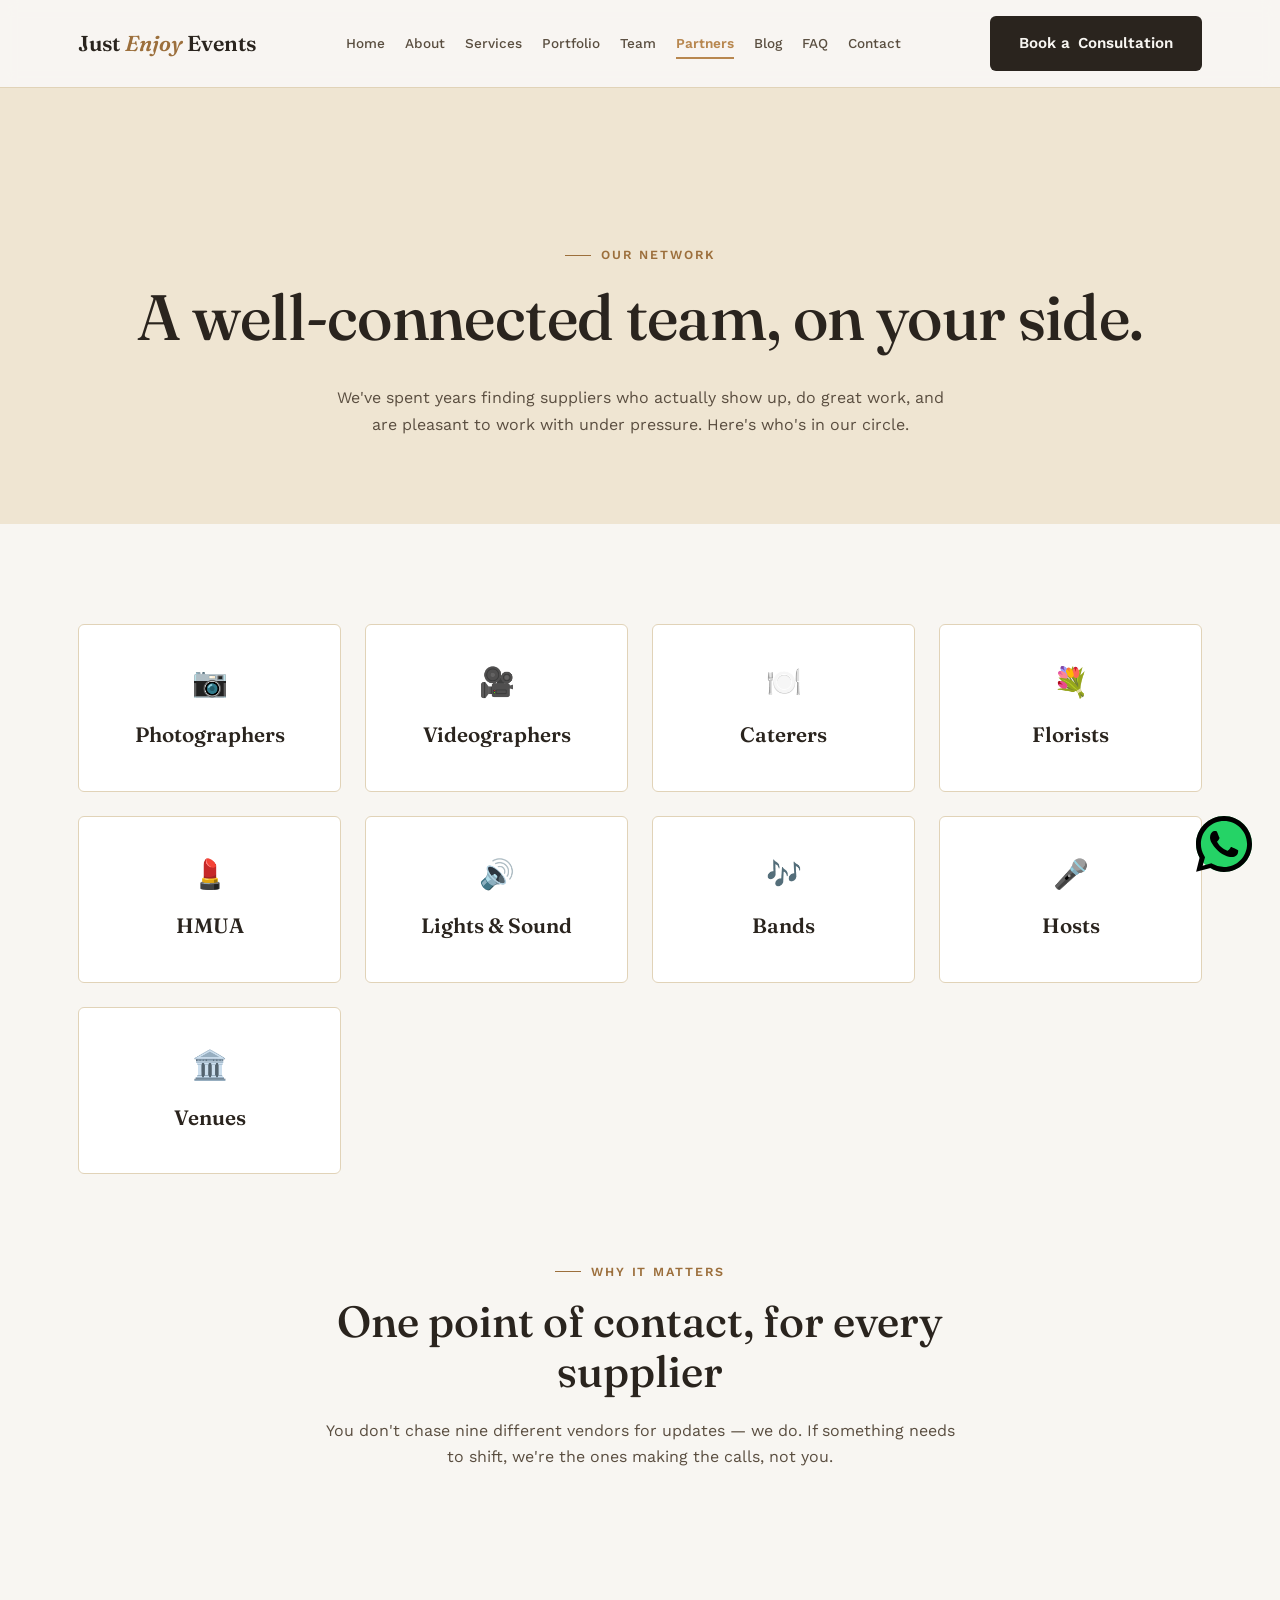
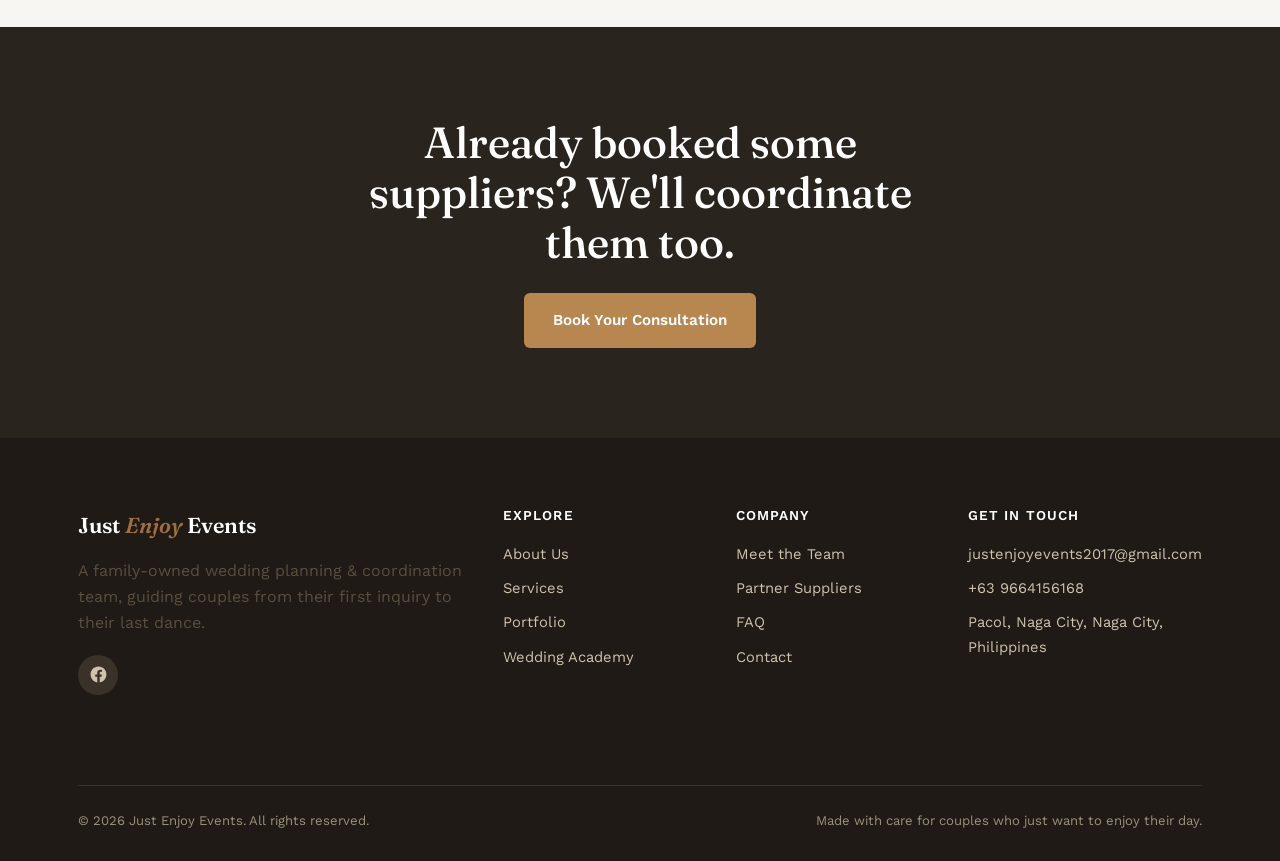
<file: partners.html>
<!DOCTYPE html>
<html lang="en">
<head>
<meta charset="UTF-8">
<meta name="viewport" content="width=device-width, initial-scale=1.0">
<title>Partner Suppliers — Just Enjoy Events</title>
<meta name="description" content="Our trusted network of photographers, caterers, florists, and more.">
<link rel="stylesheet" href="css/styles.css">
</head>
<body>

<header class="site-header">
  <nav class="nav">
    <a href="index.html" class="logo">Just <span>Enjoy</span> Events</a>
    <button class="nav-toggle" aria-label="Toggle menu"><span></span><span></span><span></span></button>
    <ul class="nav-links">
      <li><a href="index.html">Home</a></li>
      <li><a href="about.html">About</a></li>
      <li><a href="services.html">Services</a></li>
      <li><a href="portfolio.html">Portfolio</a></li>
      <li><a href="team.html">Team</a></li>
      <li><a href="partners.html">Partners</a></li>
      <li><a href="blog.html">Blog</a></li>
      <li><a href="faq.html">FAQ</a></li>
      <li><a href="contact.html">Contact</a></li>
      <li class="mobile-cta-wrap"><a href="contact.html" class="btn btn-primary">Book a Consultation</a></li>
    </ul>
    <div class="nav-cta">
      <a href="contact.html" class="btn btn-primary"><span class="long">Book a </span>Consultation</a>
    </div>
  </nav>
</header>

<section class="page-hero">
  <div class="container reveal">
    <div class="eyebrow">Our network</div>
    <h1>A well-connected team, on your side.</h1>
    <p>We've spent years finding suppliers who actually show up, do great work, and are pleasant to work with under pressure. Here's who's in our circle.</p>
  </div>
</section>

<section class="section">
  <div class="container">
    <div class="grid grid-4">
      <div class="card reveal text-center"><span class="icon">📷</span><h3>Photographers</h3></div>
      <div class="card reveal text-center"><span class="icon">🎥</span><h3>Videographers</h3></div>
      <div class="card reveal text-center"><span class="icon">🍽️</span><h3>Caterers</h3></div>
      <div class="card reveal text-center"><span class="icon">💐</span><h3>Florists</h3></div>
      <div class="card reveal text-center"><span class="icon">💄</span><h3>HMUA</h3></div>
      <div class="card reveal text-center"><span class="icon">🔊</span><h3>Lights &amp; Sound</h3></div>
      <div class="card reveal text-center"><span class="icon">🎶</span><h3>Bands</h3></div>
      <div class="card reveal text-center"><span class="icon">🎤</span><h3>Hosts</h3></div>
      <div class="card reveal text-center"><span class="icon">🏛️</span><h3>Venues</h3></div>
    </div>

    <div class="section-head reveal" style="margin-top:80px;">
      <div class="eyebrow" style="justify-content:center;">Why it matters</div>
      <h2>One point of contact, for every supplier</h2>
      <p>You don't chase nine different vendors for updates — we do. If something needs to shift, we're the ones making the calls, not you.</p>
    </div>
  </div>
</section>

<section class="cta-band">
  <div class="container reveal">
    <h2>Already booked some suppliers? We'll coordinate them too.</h2>
    <a href="contact.html" class="btn btn-gold">Book Your Consultation</a>
  </div>
</section>

<footer class="site-footer">
  <div class="container">
    <div class="footer-grid">
      <div>
        <a href="index.html" class="logo">Just <span>Enjoy</span> Events</a>
        <p>A family-owned wedding planning &amp; coordination team, guiding couples from their first inquiry to their last dance.</p>
        <div class="footer-social">
          <a href="https://www.facebook.com/justenjoyeventsnaga" target="_blank" rel="noopener" class="icon-btn" aria-label="Visit our Facebook page" title="Visit our Facebook page">
            <svg viewBox="0 0 24 24" xmlns="http://www.w3.org/2000/svg"><path d="M22 12.06C22 6.5 17.52 2 12 2S2 6.5 2 12.06c0 5 3.66 9.15 8.44 9.94v-7.03H7.9v-2.91h2.54V9.85c0-2.5 1.49-3.89 3.77-3.89 1.09 0 2.23.2 2.23.2v2.46h-1.26c-1.24 0-1.63.77-1.63 1.56v1.88h2.78l-.44 2.91h-2.34V22c4.78-.79 8.44-4.94 8.44-9.94Z"/></svg>
          </a>
        </div>
      </div>
      <div>
        <h4>Explore</h4>
        <ul>
          <li><a href="about.html">About Us</a></li>
          <li><a href="services.html">Services</a></li>
          <li><a href="portfolio.html">Portfolio</a></li>
          <li><a href="blog.html">Wedding Academy</a></li>
        </ul>
      </div>
      <div>
        <h4>Company</h4>
        <ul>
          <li><a href="team.html">Meet the Team</a></li>
          <li><a href="partners.html">Partner Suppliers</a></li>
          <li><a href="faq.html">FAQ</a></li>
          <li><a href="contact.html">Contact</a></li>
        </ul>
      </div>
      <div>
        <h4>Get in touch</h4>
        <ul>
          <li><a href="mailto:justenjoyevents2017@gmail.com">justenjoyevents2017@gmail.com</li>
          <li><a href="tel:+639664156168">+63 9664156168</li>
          <li>Pacol, Naga City, Naga City, Philippines</li>
        </ul>
      </div>
    </div>
    <div class="footer-bottom">
      <span>&copy; 2026 Just Enjoy Events. All rights reserved.</span>
      <span>Made with care for couples who just want to enjoy their day.</span>
    </div>
  </div>
</footer>

<!-- WhatsApp floating button -->
<a class="wa-float" href="https://wa.me/639664156168" target="_blank" rel="noopener" aria-label="Chat on WhatsApp">
  <svg viewBox="0 0 24 24" xmlns="http://www.w3.org/2000/svg">
    <path d="M17.472 14.382c-.297-.149-1.758-.867-2.03-.967-.273-.099-.471-.148-.67.15-.197.297-.767.966-.94 1.164-.173.199-.347.223-.644.075-.297-.15-1.255-.463-2.39-1.475-.883-.788-1.48-1.761-1.653-2.059-.173-.297-.018-.458.13-.606.134-.133.298-.347.446-.52.149-.174.198-.298.298-.497.099-.198.05-.371-.025-.52-.075-.149-.669-1.612-.916-2.207-.242-.579-.487-.5-.669-.51-.173-.008-.371-.01-.57-.01-.198 0-.52.074-.792.372-.272.297-1.04 1.016-1.04 2.479 0 1.462 1.065 2.875 1.213 3.074.149.198 2.096 3.2 5.077 4.487.709.306 1.262.489 1.694.625.712.227 1.36.195 1.871.118.571-.085 1.758-.719 2.006-1.413.248-.694.248-1.289.173-1.413-.074-.124-.272-.198-.57-.347z"/>
    <path d="M12 0C5.373 0 0 5.373 0 12c0 2.135.558 4.135 1.532 5.87L.057 23.882l6.18-1.622A11.945 11.945 0 0012 24c6.627 0 12-5.373 12-12S18.627 0 12 0zm0 21.894a9.882 9.882 0 01-5.034-1.378l-.36-.214-3.742.981.999-3.648-.235-.374A9.861 9.861 0 012.105 12C2.105 6.53 6.53 2.105 12 2.105c5.471 0 9.895 4.424 9.895 9.895 0 5.47-4.424 9.894-9.895 9.894z"/>
  </svg>
</a>

<script src="js/main.js"></script>
</body>
</body>
</html>
</file>
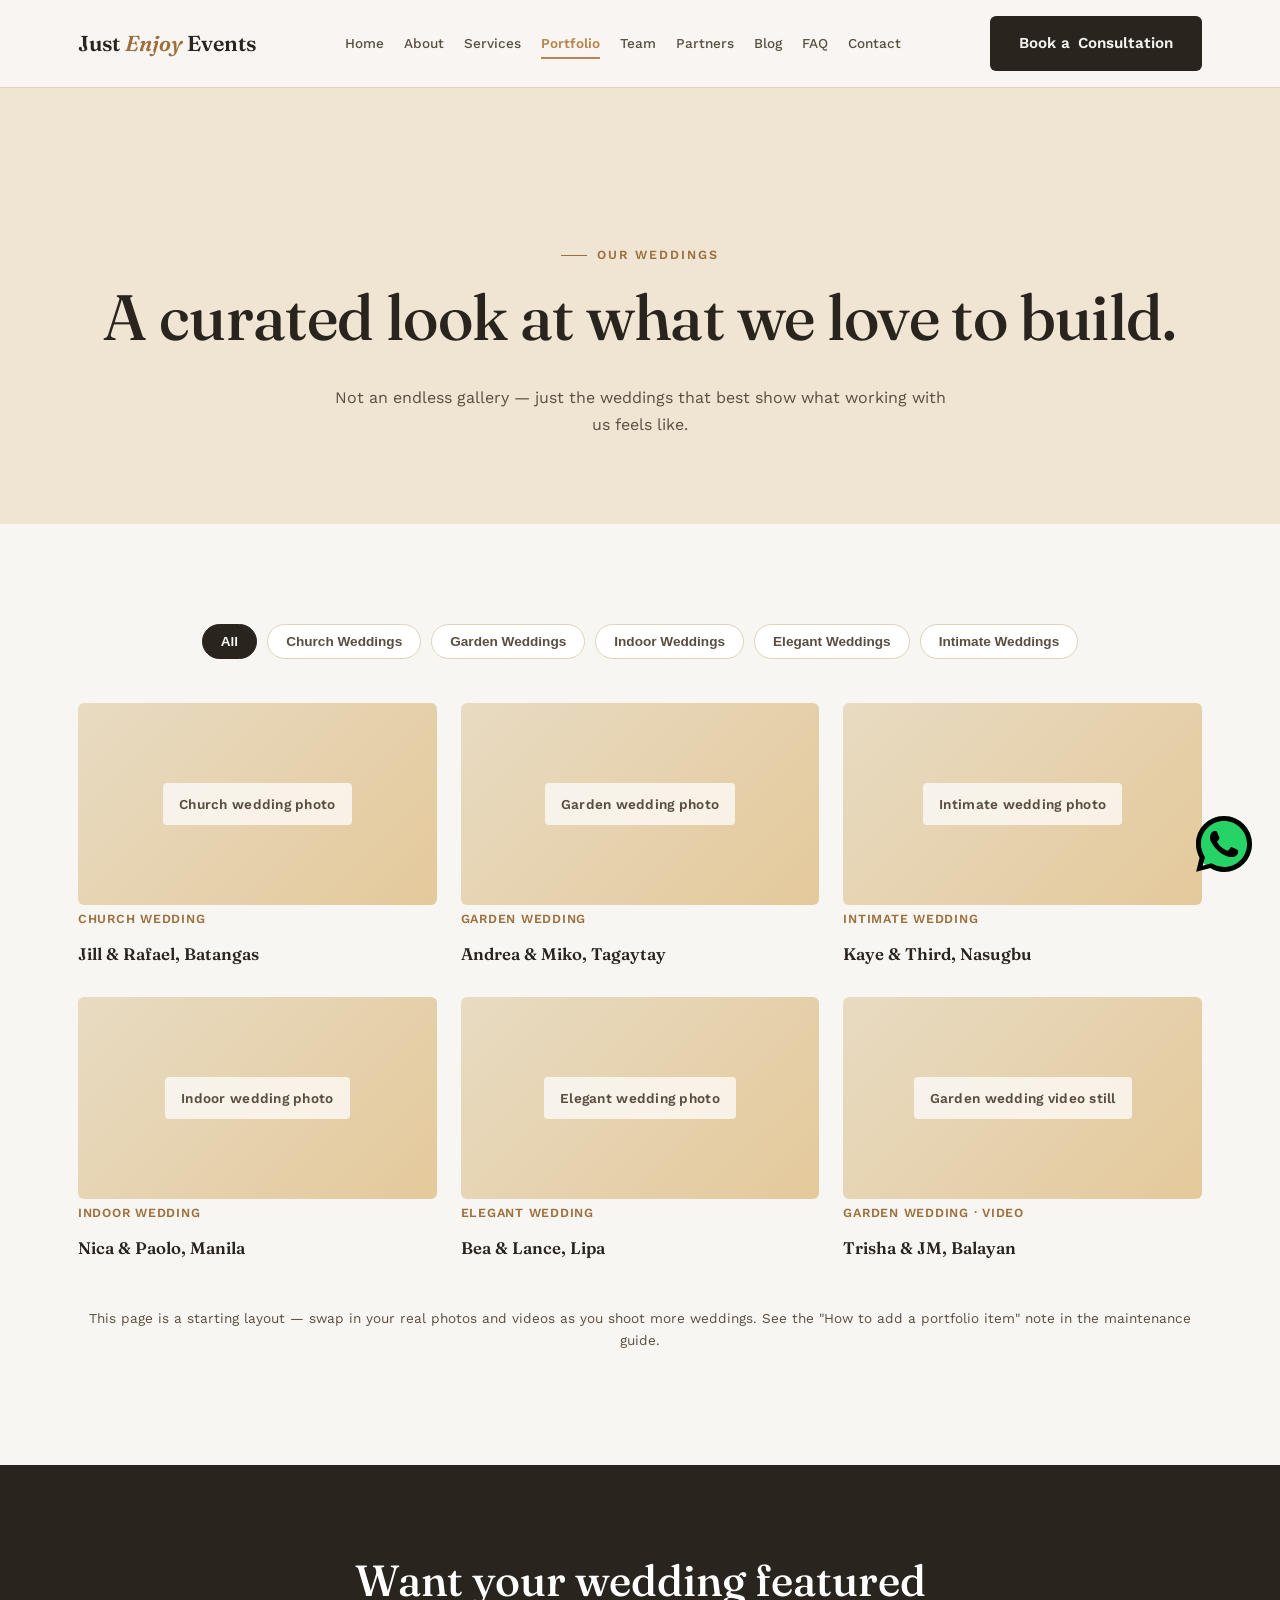
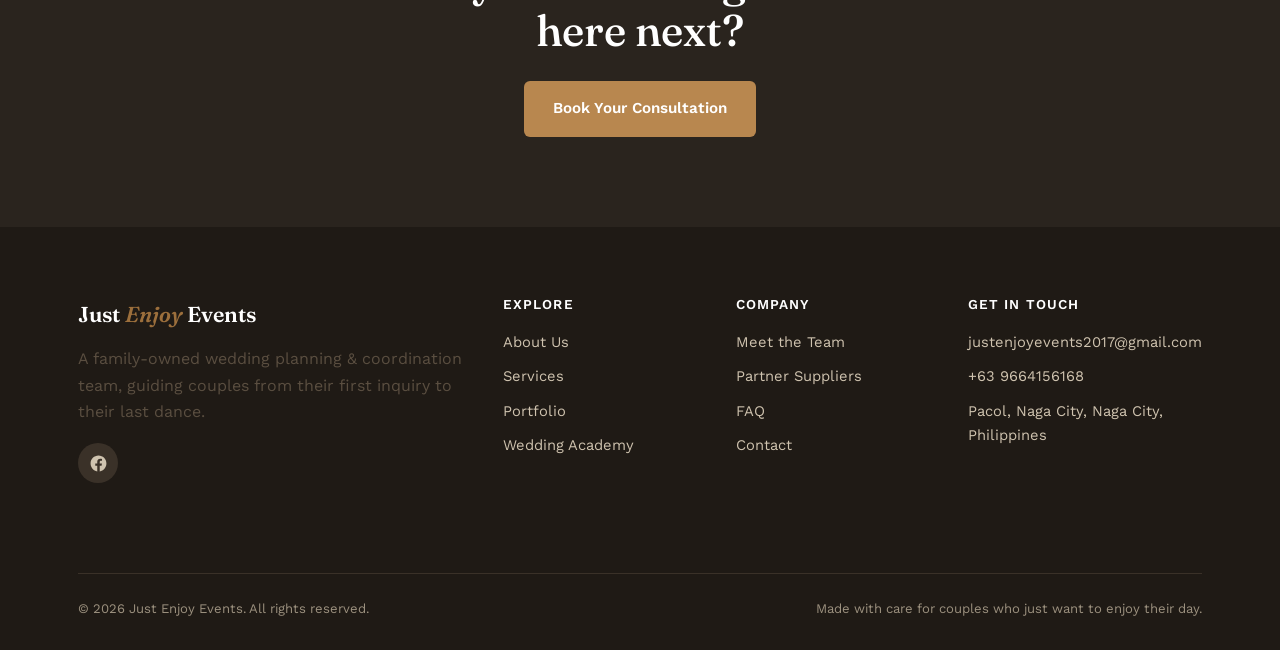
<file: portfolio.html>
<!DOCTYPE html>
<html lang="en">
<head>
<meta charset="UTF-8">
<meta name="viewport" content="width=device-width, initial-scale=1.0">
<title>Portfolio — Just Enjoy Events</title>
<meta name="description" content="A curated look at the weddings we've coordinated — church, garden, indoor, elegant, and intimate.">
<link rel="stylesheet" href="css/styles.css">
</head>
<body>

<header class="site-header">
  <nav class="nav">
    <a href="index.html" class="logo">Just <span>Enjoy</span> Events</a>
    <button class="nav-toggle" aria-label="Toggle menu"><span></span><span></span><span></span></button>
    <ul class="nav-links">
      <li><a href="index.html">Home</a></li>
      <li><a href="about.html">About</a></li>
      <li><a href="services.html">Services</a></li>
      <li><a href="portfolio.html">Portfolio</a></li>
      <li><a href="team.html">Team</a></li>
      <li><a href="partners.html">Partners</a></li>
      <li><a href="blog.html">Blog</a></li>
      <li><a href="faq.html">FAQ</a></li>
      <li><a href="contact.html">Contact</a></li>
      <li class="mobile-cta-wrap"><a href="contact.html" class="btn btn-primary">Book a Consultation</a></li>
    </ul>
    <div class="nav-cta">
      <a href="contact.html" class="btn btn-primary"><span class="long">Book a </span>Consultation</a>
    </div>
  </nav>
</header>

<section class="page-hero">
  <div class="container reveal">
    <div class="eyebrow">Our weddings</div>
    <h1>A curated look at what we love to build.</h1>
    <p>Not an endless gallery — just the weddings that best show what working with us feels like.</p>
  </div>
</section>

<section class="section">
  <div class="container">
    <div class="filters reveal">
      <button class="filter-btn active" data-filter="all">All</button>
      <button class="filter-btn" data-filter="church">Church Weddings</button>
      <button class="filter-btn" data-filter="garden">Garden Weddings</button>
      <button class="filter-btn" data-filter="indoor">Indoor Weddings</button>
      <button class="filter-btn" data-filter="elegant">Elegant Weddings</button>
      <button class="filter-btn" data-filter="intimate">Intimate Weddings</button>
    </div>

    <div class="grid grid-3">
      <a class="portfolio-item reveal" data-category="church" href="#">
        <div class="media-block wide" data-label="Church wedding photo"></div>
        <span class="tag">Church Wedding</span>
        <h3>Jill &amp; Rafael, Batangas</h3>
      </a>
      <a class="portfolio-item reveal" data-category="garden" href="#">
        <div class="media-block wide" data-label="Garden wedding photo"></div>
        <span class="tag">Garden Wedding</span>
        <h3>Andrea &amp; Miko, Tagaytay</h3>
      </a>
      <a class="portfolio-item reveal" data-category="intimate" href="#">
        <div class="media-block wide" data-label="Intimate wedding photo"></div>
        <span class="tag">Intimate Wedding</span>
        <h3>Kaye &amp; Third, Nasugbu</h3>
      </a>
      <a class="portfolio-item reveal" data-category="indoor" href="#">
        <div class="media-block wide" data-label="Indoor wedding photo"></div>
        <span class="tag">Indoor Wedding</span>
        <h3>Nica &amp; Paolo, Manila</h3>
      </a>
      <a class="portfolio-item reveal" data-category="elegant" href="#">
        <div class="media-block wide" data-label="Elegant wedding photo"></div>
        <span class="tag">Elegant Wedding</span>
        <h3>Bea &amp; Lance, Lipa</h3>
      </a>
      <a class="portfolio-item reveal" data-category="garden" href="#">
        <div class="media-block wide" data-label="Garden wedding video still"></div>
        <span class="tag">Garden Wedding &middot; Video</span>
        <h3>Trisha &amp; JM, Balayan</h3>
      </a>
    </div>

    <p class="small text-center" style="margin-top:40px;">This page is a starting layout — swap in your real photos and videos as you shoot more weddings. See the "How to add a portfolio item" note in the maintenance guide.</p>
  </div>
</section>

<section class="cta-band">
  <div class="container reveal">
    <h2>Want your wedding featured here next?</h2>
    <a href="contact.html" class="btn btn-gold">Book Your Consultation</a>
  </div>
</section>

<footer class="site-footer">
  <div class="container">
    <div class="footer-grid">
      <div>
        <a href="index.html" class="logo">Just <span>Enjoy</span> Events</a>
        <p>A family-owned wedding planning &amp; coordination team, guiding couples from their first inquiry to their last dance.</p>
        <div class="footer-social">
          <a href="https://www.facebook.com/justenjoyeventsnaga" target="_blank" rel="noopener" class="icon-btn" aria-label="Visit our Facebook page" title="Visit our Facebook page">
            <svg viewBox="0 0 24 24" xmlns="http://www.w3.org/2000/svg"><path d="M22 12.06C22 6.5 17.52 2 12 2S2 6.5 2 12.06c0 5 3.66 9.15 8.44 9.94v-7.03H7.9v-2.91h2.54V9.85c0-2.5 1.49-3.89 3.77-3.89 1.09 0 2.23.2 2.23.2v2.46h-1.26c-1.24 0-1.63.77-1.63 1.56v1.88h2.78l-.44 2.91h-2.34V22c4.78-.79 8.44-4.94 8.44-9.94Z"/></svg>
          </a>
        </div>
      </div>
      <div>
        <h4>Explore</h4>
        <ul>
          <li><a href="about.html">About Us</a></li>
          <li><a href="services.html">Services</a></li>
          <li><a href="portfolio.html">Portfolio</a></li>
          <li><a href="blog.html">Wedding Academy</a></li>
        </ul>
      </div>
      <div>
        <h4>Company</h4>
        <ul>
          <li><a href="team.html">Meet the Team</a></li>
          <li><a href="partners.html">Partner Suppliers</a></li>
          <li><a href="faq.html">FAQ</a></li>
          <li><a href="contact.html">Contact</a></li>
        </ul>
      </div>
      <div>
        <h4>Get in touch</h4>
        <ul>
          <li><a href="mailto:justenjoyevents2017@gmail.com">justenjoyevents2017@gmail.com</li>
          <li><a href="tel:+639664156168">+63 9664156168</li>
          <li>Pacol, Naga City, Naga City, Philippines</li>
        </ul>
      </div>
    </div>
    <div class="footer-bottom">
      <span>&copy; 2026 Just Enjoy Events. All rights reserved.</span>
      <span>Made with care for couples who just want to enjoy their day.</span>
    </div>
  </div>
</footer>

<!-- WhatsApp floating button -->
<a class="wa-float" href="https://wa.me/639664156168" target="_blank" rel="noopener" aria-label="Chat on WhatsApp">
  <svg viewBox="0 0 24 24" xmlns="http://www.w3.org/2000/svg">
    <path d="M17.472 14.382c-.297-.149-1.758-.867-2.03-.967-.273-.099-.471-.148-.67.15-.197.297-.767.966-.94 1.164-.173.199-.347.223-.644.075-.297-.15-1.255-.463-2.39-1.475-.883-.788-1.48-1.761-1.653-2.059-.173-.297-.018-.458.13-.606.134-.133.298-.347.446-.52.149-.174.198-.298.298-.497.099-.198.05-.371-.025-.52-.075-.149-.669-1.612-.916-2.207-.242-.579-.487-.5-.669-.51-.173-.008-.371-.01-.57-.01-.198 0-.52.074-.792.372-.272.297-1.04 1.016-1.04 2.479 0 1.462 1.065 2.875 1.213 3.074.149.198 2.096 3.2 5.077 4.487.709.306 1.262.489 1.694.625.712.227 1.36.195 1.871.118.571-.085 1.758-.719 2.006-1.413.248-.694.248-1.289.173-1.413-.074-.124-.272-.198-.57-.347z"/>
    <path d="M12 0C5.373 0 0 5.373 0 12c0 2.135.558 4.135 1.532 5.87L.057 23.882l6.18-1.622A11.945 11.945 0 0012 24c6.627 0 12-5.373 12-12S18.627 0 12 0zm0 21.894a9.882 9.882 0 01-5.034-1.378l-.36-.214-3.742.981.999-3.648-.235-.374A9.861 9.861 0 012.105 12C2.105 6.53 6.53 2.105 12 2.105c5.471 0 9.895 4.424 9.895 9.895 0 5.47-4.424 9.894-9.895 9.894z"/>
  </svg>
</a>

<script src="js/main.js"></script>
</body>
</body>
</html>
</file>
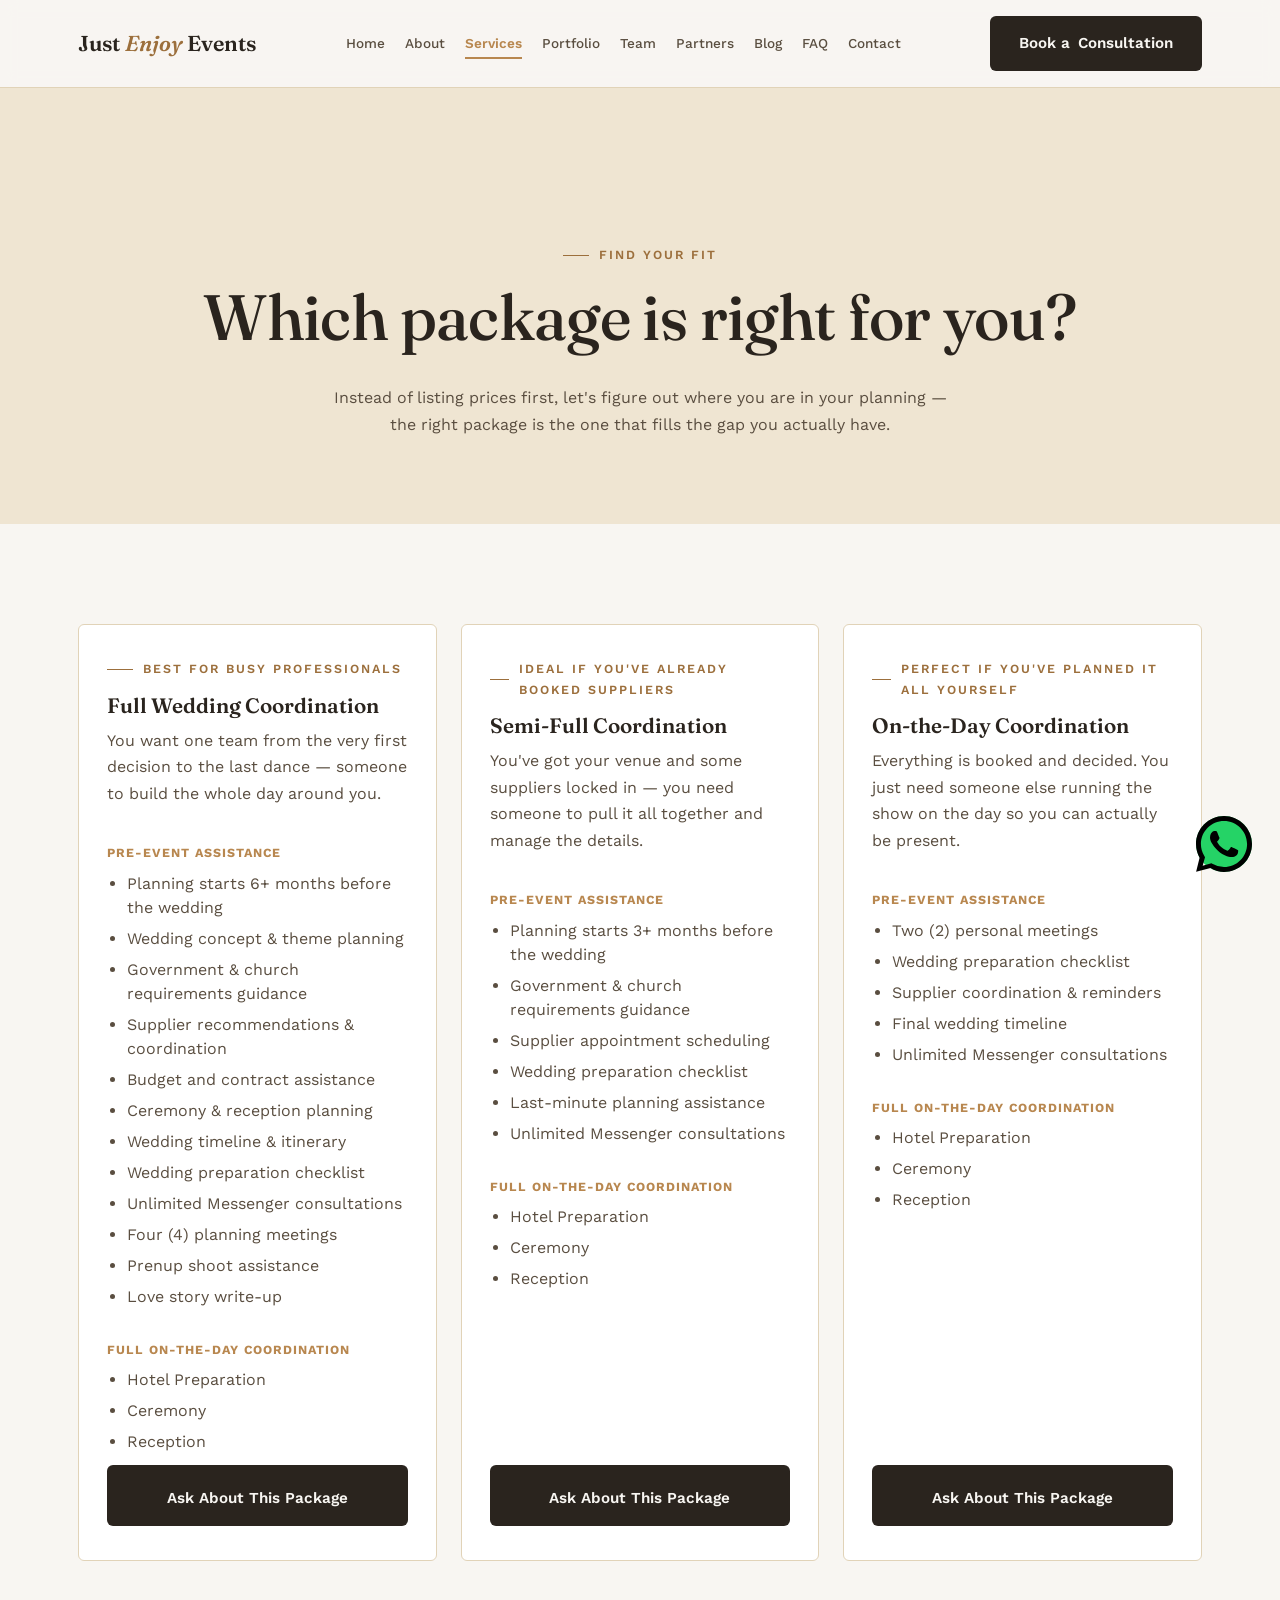
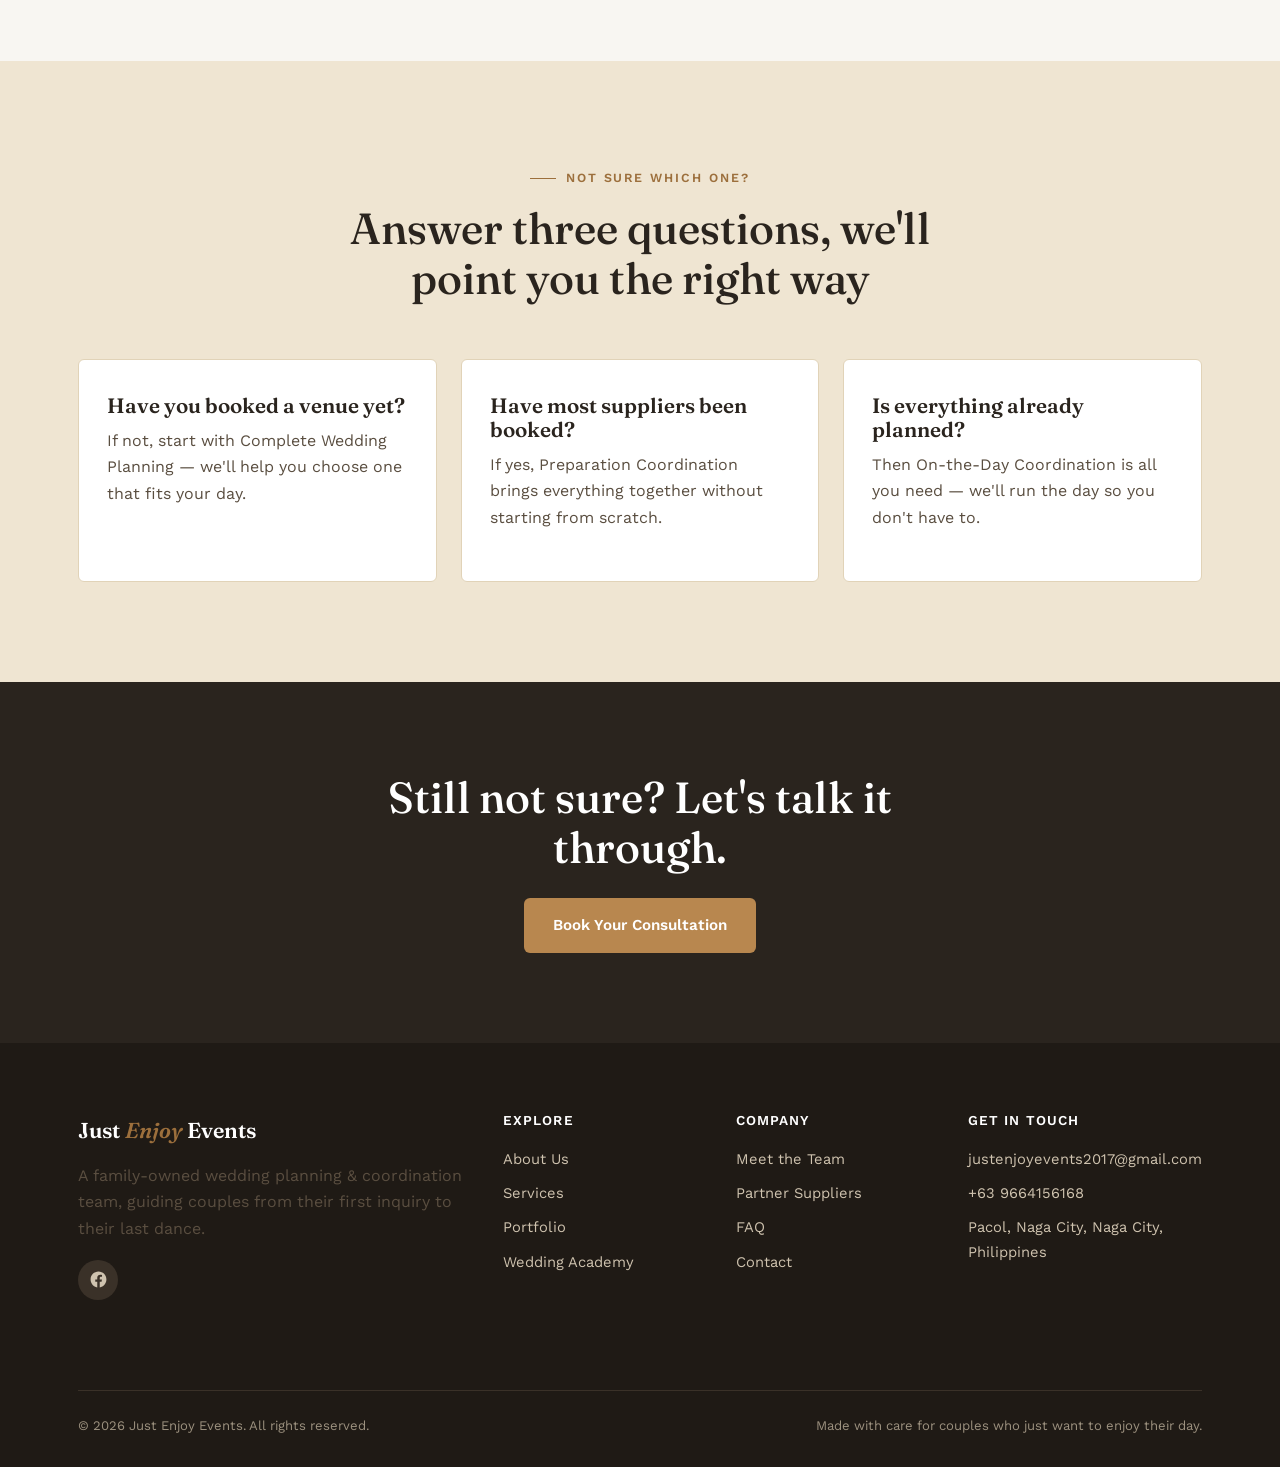
<file: services.html>
<!DOCTYPE html>
<html lang="en">
<head>
<meta charset="UTF-8">
<meta name="viewport" content="width=device-width, initial-scale=1.0">
<title>Services — Just Enjoy Events</title>
<meta name="description" content="Complete wedding planning, preparation coordination, and on-the-day coordination — find the package that fits where you are.">
<link rel="stylesheet" href="css/styles.css">
</head>
<body>

<header class="site-header">
  <nav class="nav">
    <a href="index.html" class="logo">Just <span>Enjoy</span> Events</a>
    <button class="nav-toggle" aria-label="Toggle menu"><span></span><span></span><span></span></button>
    <ul class="nav-links">
      <li><a href="index.html">Home</a></li>
      <li><a href="about.html">About</a></li>
      <li><a href="services.html">Services</a></li>
      <li><a href="portfolio.html">Portfolio</a></li>
      <li><a href="team.html">Team</a></li>
      <li><a href="partners.html">Partners</a></li>
      <li><a href="blog.html">Blog</a></li>
      <li><a href="faq.html">FAQ</a></li>
      <li><a href="contact.html">Contact</a></li>
      <li class="mobile-cta-wrap"><a href="contact.html" class="btn btn-primary">Book a Consultation</a></li>
    </ul>
    <div class="nav-cta">
      <a href="contact.html" class="btn btn-primary"><span class="long">Book a </span>Consultation</a>
    </div>
  </nav>
</header>

<section class="page-hero">
  <div class="container reveal">
    <div class="eyebrow">Find your fit</div>
    <h1>Which package is right for you?</h1>
    <p>Instead of listing prices first, let's figure out where you are in your planning — the right package is the one that fills the gap you actually have.</p>
  </div>
</section>

<section class="section">
  <div class="container">
    <div class="grid grid-3">

  <div class="card reveal">
    <div class="eyebrow">Best for busy professionals</div>
    <h3>Full Wedding Coordination</h3>
    <p>You want one team from the very first decision to the last dance — someone to build the whole day around you.</p>

    <p class="pkg-heading">Pre-Event Assistance</p>
    <ul class="pkg-list">
      <li>Planning starts 6+ months before the wedding</li>
      <li>Wedding concept &amp; theme planning</li>
      <li>Government &amp; church requirements guidance</li>
      <li>Supplier recommendations &amp; coordination</li>
      <li>Budget and contract assistance</li>
      <li>Ceremony &amp; reception planning</li>
      <li>Wedding timeline &amp; itinerary</li>
      <li>Wedding preparation checklist</li>
      <li>Unlimited Messenger consultations</li>
      <li>Four (4) planning meetings</li>
      <li>Prenup shoot assistance</li>
      <li>Love story write-up</li>
    </ul>

    <p class="pkg-heading">Full On-the-Day Coordination</p>
    <ul class="pkg-list">
      <li>Hotel Preparation</li>
      <li>Ceremony</li>
      <li>Reception</li>
    </ul>

    <a href="contact.html" class="btn btn-primary btn-block pkg-btn">Ask About This Package</a>
  </div>

  <div class="card reveal">
    <div class="eyebrow">Ideal if you've already booked suppliers</div>
    <h3>Semi-Full Coordination</h3>
    <p>You've got your venue and some suppliers locked in — you need someone to pull it all together and manage the details.</p>

    <p class="pkg-heading">Pre-Event Assistance</p>
    <ul class="pkg-list">
      <li>Planning starts 3+ months before the wedding</li>
      <li>Government &amp; church requirements guidance</li>
      <li>Supplier appointment scheduling</li>
      <li>Wedding preparation checklist</li>
      <li>Last-minute planning assistance</li>
      <li>Unlimited Messenger consultations</li>
    </ul>

    <p class="pkg-heading">Full On-the-Day Coordination</p>
    <ul class="pkg-list">
      <li>Hotel Preparation</li>
      <li>Ceremony</li>
      <li>Reception</li>
    </ul>

    <a href="contact.html" class="btn btn-primary btn-block pkg-btn">Ask About This Package</a>
  </div>

  <div class="card reveal">
    <div class="eyebrow">Perfect if you've planned it all yourself</div>
    <h3>On-the-Day Coordination</h3>
    <p>Everything is booked and decided. You just need someone else running the show on the day so you can actually be present.</p>

    <p class="pkg-heading">Pre-Event Assistance</p>
    <ul class="pkg-list">
      <li>Two (2) personal meetings</li>
      <li>Wedding preparation checklist</li>
      <li>Supplier coordination &amp; reminders</li>
      <li>Final wedding timeline</li>
      <li>Unlimited Messenger consultations</li>
    </ul>

    <p class="pkg-heading">Full On-the-Day Coordination</p>
    <ul class="pkg-list">
      <li>Hotel Preparation</li>
      <li>Ceremony</li>
      <li>Reception</li>
    </ul>

    <a href="contact.html" class="btn btn-primary btn-block pkg-btn">Ask About This Package</a>
  </div>

</div>
  </div>
</section>

<section class="section section-alt">
  <div class="container">
    <div class="section-head reveal">
      <div class="eyebrow" style="justify-content:center;">Not sure which one?</div>
      <h2>Answer three questions, we'll point you the right way</h2>
    </div>
    <div class="grid grid-3 reveal">
      <div class="card">
        <h3>Have you booked a venue yet?</h3>
        <p>If not, start with Complete Wedding Planning — we'll help you choose one that fits your day.</p>
      </div>
      <div class="card">
        <h3>Have most suppliers been booked?</h3>
        <p>If yes, Preparation Coordination brings everything together without starting from scratch.</p>
      </div>
      <div class="card">
        <h3>Is everything already planned?</h3>
        <p>Then On-the-Day Coordination is all you need — we'll run the day so you don't have to.</p>
      </div>
    </div>
  </div>
</section>

<section class="cta-band">
  <div class="container reveal">
    <h2>Still not sure? Let's talk it through.</h2>
    <a href="contact.html" class="btn btn-gold">Book Your Consultation</a>
  </div>
</section>

<footer class="site-footer">
  <div class="container">
    <div class="footer-grid">
      <div>
        <a href="index.html" class="logo">Just <span>Enjoy</span> Events</a>
        <p>A family-owned wedding planning &amp; coordination team, guiding couples from their first inquiry to their last dance.</p>
        <div class="footer-social">
          <a href="https://www.facebook.com/justenjoyeventsnaga" target="_blank" rel="noopener" class="icon-btn" aria-label="Visit our Facebook page" title="Visit our Facebook page">
            <svg viewBox="0 0 24 24" xmlns="http://www.w3.org/2000/svg"><path d="M22 12.06C22 6.5 17.52 2 12 2S2 6.5 2 12.06c0 5 3.66 9.15 8.44 9.94v-7.03H7.9v-2.91h2.54V9.85c0-2.5 1.49-3.89 3.77-3.89 1.09 0 2.23.2 2.23.2v2.46h-1.26c-1.24 0-1.63.77-1.63 1.56v1.88h2.78l-.44 2.91h-2.34V22c4.78-.79 8.44-4.94 8.44-9.94Z"/></svg>
          </a>
        </div>
      </div>
      <div>
        <h4>Explore</h4>
        <ul>
          <li><a href="about.html">About Us</a></li>
          <li><a href="services.html">Services</a></li>
          <li><a href="portfolio.html">Portfolio</a></li>
          <li><a href="blog.html">Wedding Academy</a></li>
        </ul>
      </div>
      <div>
        <h4>Company</h4>
        <ul>
          <li><a href="team.html">Meet the Team</a></li>
          <li><a href="partners.html">Partner Suppliers</a></li>
          <li><a href="faq.html">FAQ</a></li>
          <li><a href="contact.html">Contact</a></li>
        </ul>
      </div>
      <div>
        <h4>Get in touch</h4>
        <ul>
          <li><a href="mailto:justenjoyevents2017@gmail.com">justenjoyevents2017@gmail.com</li>
          <li><a href="tel:+639664156168">+63 9664156168</li>
          <li>Pacol, Naga City, Naga City, Philippines</li>
        </ul>
      </div>
    </div>
    <div class="footer-bottom">
      <span>&copy; 2026 Just Enjoy Events. All rights reserved.</span>
      <span>Made with care for couples who just want to enjoy their day.</span>
    </div>
  </div>
</footer>

<!-- WhatsApp floating button -->
<a class="wa-float" href="https://wa.me/639664156168" target="_blank" rel="noopener" aria-label="Chat on WhatsApp">
  <svg viewBox="0 0 24 24" xmlns="http://www.w3.org/2000/svg">
    <path d="M17.472 14.382c-.297-.149-1.758-.867-2.03-.967-.273-.099-.471-.148-.67.15-.197.297-.767.966-.94 1.164-.173.199-.347.223-.644.075-.297-.15-1.255-.463-2.39-1.475-.883-.788-1.48-1.761-1.653-2.059-.173-.297-.018-.458.13-.606.134-.133.298-.347.446-.52.149-.174.198-.298.298-.497.099-.198.05-.371-.025-.52-.075-.149-.669-1.612-.916-2.207-.242-.579-.487-.5-.669-.51-.173-.008-.371-.01-.57-.01-.198 0-.52.074-.792.372-.272.297-1.04 1.016-1.04 2.479 0 1.462 1.065 2.875 1.213 3.074.149.198 2.096 3.2 5.077 4.487.709.306 1.262.489 1.694.625.712.227 1.36.195 1.871.118.571-.085 1.758-.719 2.006-1.413.248-.694.248-1.289.173-1.413-.074-.124-.272-.198-.57-.347z"/>
    <path d="M12 0C5.373 0 0 5.373 0 12c0 2.135.558 4.135 1.532 5.87L.057 23.882l6.18-1.622A11.945 11.945 0 0012 24c6.627 0 12-5.373 12-12S18.627 0 12 0zm0 21.894a9.882 9.882 0 01-5.034-1.378l-.36-.214-3.742.981.999-3.648-.235-.374A9.861 9.861 0 012.105 12C2.105 6.53 6.53 2.105 12 2.105c5.471 0 9.895 4.424 9.895 9.895 0 5.47-4.424 9.894-9.895 9.894z"/>
  </svg>
</a>

<script src="js/main.js"></script>
</body>
</body>
</html>
</file>
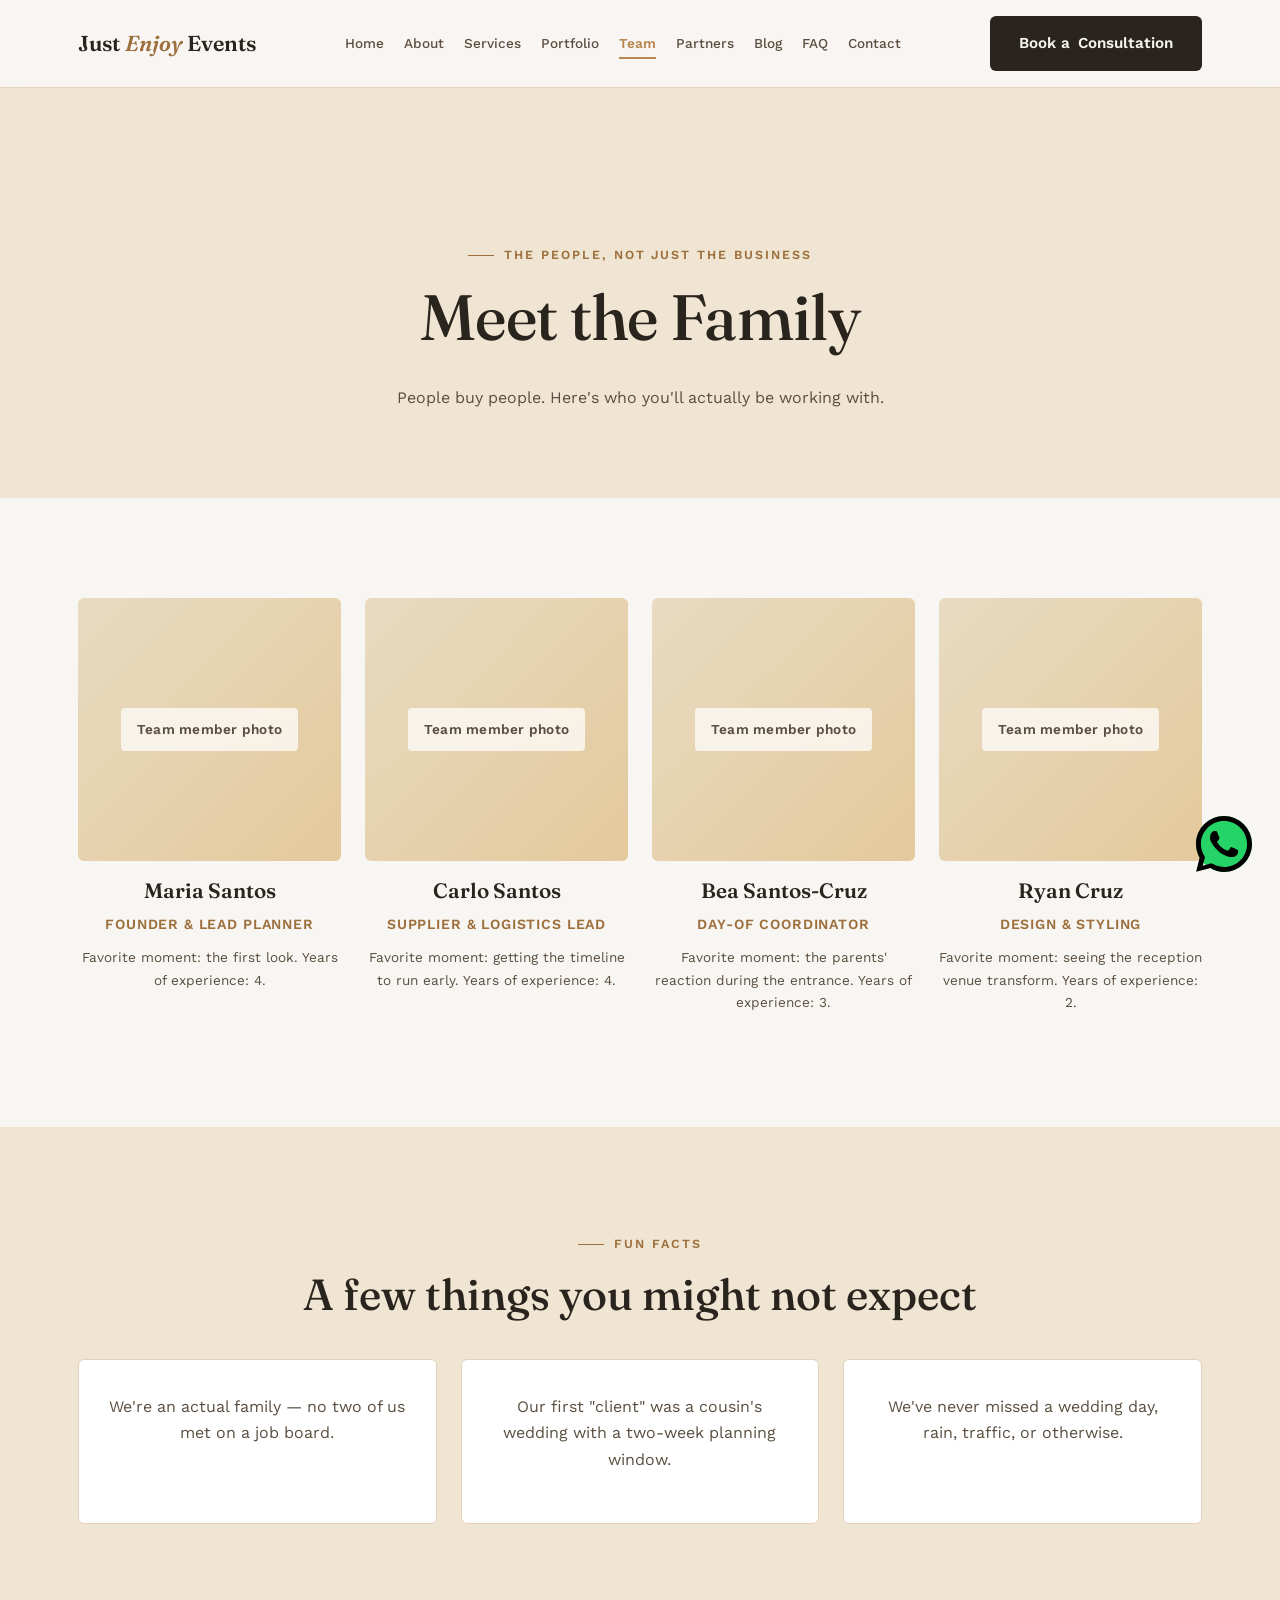
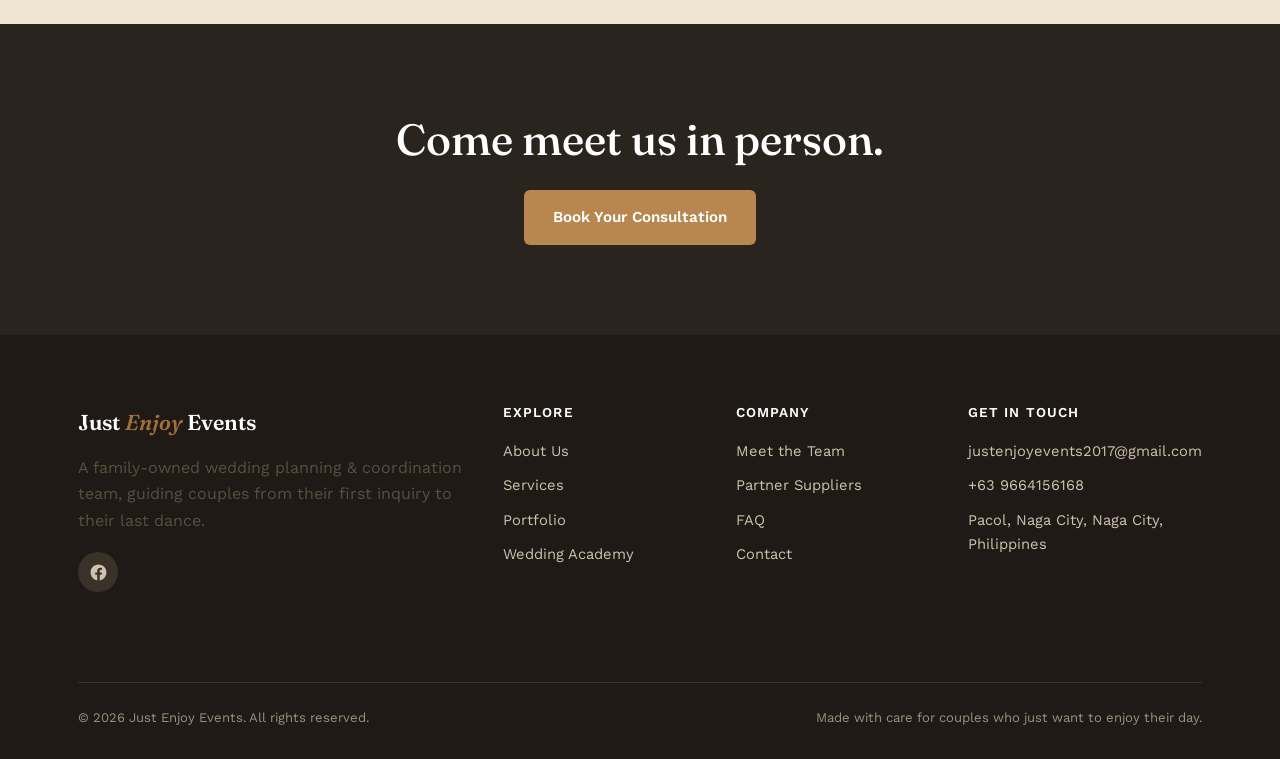
<file: team.html>
<!DOCTYPE html>
<html lang="en">
<head>
<meta charset="UTF-8">
<meta name="viewport" content="width=device-width, initial-scale=1.0">
<title>Meet Our Team — Just Enjoy Events</title>
<meta name="description" content="Meet the family behind Just Enjoy Events.">
<link rel="stylesheet" href="css/styles.css">
</head>
<body>

<header class="site-header">
  <nav class="nav">
    <a href="index.html" class="logo">Just <span>Enjoy</span> Events</a>
    <button class="nav-toggle" aria-label="Toggle menu"><span></span><span></span><span></span></button>
    <ul class="nav-links">
      <li><a href="index.html">Home</a></li>
      <li><a href="about.html">About</a></li>
      <li><a href="services.html">Services</a></li>
      <li><a href="portfolio.html">Portfolio</a></li>
      <li><a href="team.html">Team</a></li>
      <li><a href="partners.html">Partners</a></li>
      <li><a href="blog.html">Blog</a></li>
      <li><a href="faq.html">FAQ</a></li>
      <li><a href="contact.html">Contact</a></li>
      <li class="mobile-cta-wrap"><a href="contact.html" class="btn btn-primary">Book a Consultation</a></li>
    </ul>
    <div class="nav-cta">
      <a href="contact.html" class="btn btn-primary"><span class="long">Book a </span>Consultation</a>
    </div>
  </nav>
</header>

<section class="page-hero">
  <div class="container reveal">
    <div class="eyebrow">The people, not just the business</div>
    <h1>Meet the Family</h1>
    <p>People buy people. Here's who you'll actually be working with.</p>
  </div>
</section>

<section class="section">
  <div class="container">
    <div class="grid grid-4">

      <div class="team-card reveal">
        <div class="media-block square" data-label="Team member photo"></div>
        <h3>Maria Santos</h3>
        <div class="role">Founder &amp; Lead Planner</div>
        <p class="small">Favorite moment: the first look. Years of experience: 4.</p>
      </div>

      <div class="team-card reveal">
        <div class="media-block square" data-label="Team member photo"></div>
        <h3>Carlo Santos</h3>
        <div class="role">Supplier &amp; Logistics Lead</div>
        <p class="small">Favorite moment: getting the timeline to run early. Years of experience: 4.</p>
      </div>

      <div class="team-card reveal">
        <div class="media-block square" data-label="Team member photo"></div>
        <h3>Bea Santos-Cruz</h3>
        <div class="role">Day-of Coordinator</div>
        <p class="small">Favorite moment: the parents' reaction during the entrance. Years of experience: 3.</p>
      </div>

      <div class="team-card reveal">
        <div class="media-block square" data-label="Team member photo"></div>
        <h3>Ryan Cruz</h3>
        <div class="role">Design &amp; Styling</div>
        <p class="small">Favorite moment: seeing the reception venue transform. Years of experience: 2.</p>
      </div>

    </div>
  </div>
</section>

<section class="section section-alt">
  <div class="container text-center reveal">
    <div class="eyebrow" style="justify-content:center;">Fun facts</div>
    <h2>A few things you might not expect</h2>
    <div class="grid grid-3" style="margin-top:40px;">
      <div class="card"><p>We're an actual family — no two of us met on a job board.</p></div>
      <div class="card"><p>Our first "client" was a cousin's wedding with a two-week planning window.</p></div>
      <div class="card"><p>We've never missed a wedding day, rain, traffic, or otherwise.</p></div>
    </div>
  </div>
</section>

<section class="cta-band">
  <div class="container reveal">
    <h2>Come meet us in person.</h2>
    <a href="contact.html" class="btn btn-gold">Book Your Consultation</a>
  </div>
</section>

<footer class="site-footer">
  <div class="container">
    <div class="footer-grid">
      <div>
        <a href="index.html" class="logo">Just <span>Enjoy</span> Events</a>
        <p>A family-owned wedding planning &amp; coordination team, guiding couples from their first inquiry to their last dance.</p>
        <div class="footer-social">
          <a href="https://www.facebook.com/justenjoyeventsnaga" target="_blank" rel="noopener" class="icon-btn" aria-label="Visit our Facebook page" title="Visit our Facebook page">
            <svg viewBox="0 0 24 24" xmlns="http://www.w3.org/2000/svg"><path d="M22 12.06C22 6.5 17.52 2 12 2S2 6.5 2 12.06c0 5 3.66 9.15 8.44 9.94v-7.03H7.9v-2.91h2.54V9.85c0-2.5 1.49-3.89 3.77-3.89 1.09 0 2.23.2 2.23.2v2.46h-1.26c-1.24 0-1.63.77-1.63 1.56v1.88h2.78l-.44 2.91h-2.34V22c4.78-.79 8.44-4.94 8.44-9.94Z"/></svg>
          </a>
        </div>
      </div>
      <div>
        <h4>Explore</h4>
        <ul>
          <li><a href="about.html">About Us</a></li>
          <li><a href="services.html">Services</a></li>
          <li><a href="portfolio.html">Portfolio</a></li>
          <li><a href="blog.html">Wedding Academy</a></li>
        </ul>
      </div>
      <div>
        <h4>Company</h4>
        <ul>
          <li><a href="team.html">Meet the Team</a></li>
          <li><a href="partners.html">Partner Suppliers</a></li>
          <li><a href="faq.html">FAQ</a></li>
          <li><a href="contact.html">Contact</a></li>
        </ul>
      </div>
      <div>
        <h4>Get in touch</h4>
        <ul>
          <li><a href="mailto:justenjoyevents2017@gmail.com">justenjoyevents2017@gmail.com</li>
          <li><a href="tel:+639664156168">+63 9664156168</li>
          <li>Pacol, Naga City, Naga City, Philippines</li>
        </ul>
      </div>
    </div>
    <div class="footer-bottom">
      <span>&copy; 2026 Just Enjoy Events. All rights reserved.</span>
      <span>Made with care for couples who just want to enjoy their day.</span>
    </div>
  </div>
</footer>

<!-- WhatsApp floating button -->
<a class="wa-float" href="https://wa.me/639664156168" target="_blank" rel="noopener" aria-label="Chat on WhatsApp">
  <svg viewBox="0 0 24 24" xmlns="http://www.w3.org/2000/svg">
    <path d="M17.472 14.382c-.297-.149-1.758-.867-2.03-.967-.273-.099-.471-.148-.67.15-.197.297-.767.966-.94 1.164-.173.199-.347.223-.644.075-.297-.15-1.255-.463-2.39-1.475-.883-.788-1.48-1.761-1.653-2.059-.173-.297-.018-.458.13-.606.134-.133.298-.347.446-.52.149-.174.198-.298.298-.497.099-.198.05-.371-.025-.52-.075-.149-.669-1.612-.916-2.207-.242-.579-.487-.5-.669-.51-.173-.008-.371-.01-.57-.01-.198 0-.52.074-.792.372-.272.297-1.04 1.016-1.04 2.479 0 1.462 1.065 2.875 1.213 3.074.149.198 2.096 3.2 5.077 4.487.709.306 1.262.489 1.694.625.712.227 1.36.195 1.871.118.571-.085 1.758-.719 2.006-1.413.248-.694.248-1.289.173-1.413-.074-.124-.272-.198-.57-.347z"/>
    <path d="M12 0C5.373 0 0 5.373 0 12c0 2.135.558 4.135 1.532 5.87L.057 23.882l6.18-1.622A11.945 11.945 0 0012 24c6.627 0 12-5.373 12-12S18.627 0 12 0zm0 21.894a9.882 9.882 0 01-5.034-1.378l-.36-.214-3.742.981.999-3.648-.235-.374A9.861 9.861 0 012.105 12C2.105 6.53 6.53 2.105 12 2.105c5.471 0 9.895 4.424 9.895 9.895 0 5.47-4.424 9.894-9.895 9.894z"/>
  </svg>
</a>

<script src="js/main.js"></script>
</body>
</body>
</html>
</file>
<file: css/styles.css>
/* =========================================================
   JUST ENJOY EVENTS — SHARED STYLESHEET
   This one file controls the look of every page.
   Edit the tokens in :root to change colors/fonts sitewide.
   ========================================================= */

@import url('https://fonts.googleapis.com/css2?family=Fraunces:ital,opsz,wght@0,9..144,400;0,9..144,500;0,9..144,600;1,9..144,500&family=Work+Sans:wght@400;500;600;700&display=swap');

:root{
  /* ---- Color tokens (brief-specified palette) ---- */
  --warm-white:   #F8F6F2;
  --soft-beige:   #EFE5D2;
  --soft-beige-2: #E8DBC2;
  --gold:         #B8874F;
  --gold-deep:    #9C6F3C;
  --gold-light:   #E4C99B;
  --charcoal:     #2A241E;
  --charcoal-soft:#5A4E40;
  --line:         #E1D3B8;
  --white:        #FFFFFF;

  /* ---- Type tokens ---- */
  --font-display: 'Fraunces', Georgia, serif;
  --font-body: 'Work Sans', -apple-system, BlinkMacSystemFont, sans-serif;

  /* ---- Layout tokens ---- */
  --max-w: 1180px;
  --radius: 6px;
  --gap: 24px;
}

*{ box-sizing:border-box; }
html{ scroll-behavior:smooth; }
body{
  margin:0;
  font-family:var(--font-body);
  color:var(--charcoal);
  background:var(--warm-white);
  line-height:1.65;
  -webkit-font-smoothing:antialiased;
}
img{ max-width:100%; display:block; }
a{ color:inherit; text-decoration:none; }
ul{ margin:0; padding:0; }
nav ul, .site-footer ul, .trust-bar ul, .filters{ list-style:none; }
h1,h2,h3,h4{
  font-family:var(--font-display);
  font-weight:600;
  line-height:1.15;
  margin:0 0 .5em;
  color:var(--charcoal);
}
h1{ font-size:clamp(2.4rem,5vw,4.2rem); font-weight:500; letter-spacing:-0.01em; }
h2{ font-size:clamp(1.9rem,3.4vw,2.8rem); font-weight:500; }
h3{ font-size:1.3rem; }
p{ margin:0 0 1em; color:var(--charcoal-soft); }
.container{ max-width:var(--max-w); margin:0 auto; padding:0 28px; }

/* Focus visibility (accessibility) */
a:focus-visible, button:focus-visible, input:focus-visible, textarea:focus-visible, select:focus-visible{
  outline:2px solid var(--gold-deep);
  outline-offset:3px;
}

@media (prefers-reduced-motion: reduce){
  *{ animation-duration:0.001ms !important; animation-iteration-count:1 !important; transition-duration:0.001ms !important; scroll-behavior:auto !important; }
}

/* ---------- Eyebrow / labels ---------- */
.eyebrow{
  display:inline-flex;
  align-items:center;
  gap:10px;
  font-family:var(--font-body);
  font-size:.78rem;
  font-weight:600;
  letter-spacing:.16em;
  text-transform:uppercase;
  color:var(--gold-deep);
  margin-bottom:14px;
}
.eyebrow::before{
  content:'';
  width:26px; height:1px;
  background:var(--gold-deep);
  display:inline-block;
}

/* ---------- Buttons ---------- */
.btn{
  display:inline-flex;
  align-items:center;
  justify-content:center;
  gap:8px;
  padding:14px 28px;
  border-radius:var(--radius);
  font-family:var(--font-body);
  font-weight:600;
  font-size:.95rem;
  border:1px solid transparent;
  cursor:pointer;
  transition:background .2s ease, color .2s ease, border-color .2s ease, transform .15s ease;
  white-space:nowrap;
}
.btn:hover{ transform:translateY(-1px); }
.btn-primary{ background:var(--charcoal); color:var(--warm-white); }
.btn-primary:hover{ background:var(--gold-deep); color:var(--white); }
.btn-outline{ background:transparent; color:var(--charcoal); border-color:var(--charcoal); }
.btn-outline:hover{ background:var(--charcoal); color:var(--warm-white); }
.btn-gold{ background:var(--gold); color:var(--white); }
.btn-gold:hover{ background:var(--gold-deep); }
.btn-block{ width:100%; }

/* ---------- Header / Nav ---------- */
.site-header{
  position:sticky; top:0; z-index:100;
  background:rgba(248,246,242,.9);
  backdrop-filter:saturate(150%) blur(8px);
  border-bottom:1px solid var(--line);
  transition: box-shadow .25s;
}

.site-header.scrolled {
  box-shadow: 0 2px 16px;
}
.site-header.scrolled .nav {
  padding-top: 10px;
  padding-bottom: 10px;
}

.nav{
  display:flex; align-items:center; justify-content:space-between;
  padding:16px 28px;
  max-width:var(--max-w); margin:0 auto;
}
.logo{
  font-family:var(--font-display);
  font-size:1.35rem;
  font-weight:600;
  color:var(--charcoal);
}
.logo span{ color:var(--gold-deep); font-style:italic; }
.nav-links{
  display:flex; align-items:center; gap:20px;
}
.nav-links a{
  font-size:.85rem; font-weight:500; color:var(--charcoal-soft);
  position:relative; padding:4px 0; white-space: nowrap;
}
.nav-links a:hover, .nav-links a.active{ color:var(--charcoal); }
.nav-links a.active::after{
  content:''; position:absolute; left:0; right:0; bottom:-4px; height:2px; background:var(--gold);
}
.nav-cta{ display:flex; align-items:center; gap:14px; }
.icon-btn{
  width:40px; height:40px; border-radius:50%;
  display:inline-flex; align-items:center; justify-content:center;
  background:var(--charcoal); color:var(--warm-white);
  transition:background .2s ease, transform .15s ease;
  flex-shrink:0;
}
.icon-btn:hover{ background:var(--gold-deep); transform:translateY(-1px); }
.icon-btn svg{ width:19px; height:19px; fill:currentColor; }
.footer-social{ display:flex; gap:10px; margin-top:18px; }
.footer-social .icon-btn{ background:#3A3128; }
.footer-social .icon-btn:hover{ background:var(--gold-deep); }
.nav-toggle{ display:none; background:none; border:none; cursor:pointer; padding:4px; }
.nav-toggle span{ display:block; width:24px; height:2px; background:var(--charcoal); margin:5px 0; transition:.25s; }

@media (max-width: 1080px){
  .nav{ flex-wrap:nowrap; }
  .logo{ font-size:1.15rem; white-space:nowrap; }
  .nav-links{
    position:fixed;
    top:var(--header-h, 70px); left:0; right:0; bottom:0;
    height:calc(100dvh - var(--header-h, 70px));
    overflow-y:auto; -webkit-overflow-scrolling:touch;
    background:var(--warm-white); z-index:999;
    flex-direction:column; align-items:flex-start; padding:30px 28px; gap:22px;
    transform:translateY(-110%); transition:transform .3s ease; border-top:1px solid var(--line);
  }
  .nav-links.open{ transform:translateY(0); }
  .nav-toggle{ display:block; position:relative; z-index:1000; padding:10px; margin:-10px 0 -10px 6px; }
  /* On mobile the top bar is just logo + hamburger — clean and spacious.
     "Book a Consultation" moves into the slide-down menu instead, see
     .mobile-cta-wrap below, so it's still one tap away without crowding
     the header. */
  .nav-cta{ display:none; }
  .mobile-cta-wrap{
    width:100%; margin-top:6px; padding-top:22px; border-top:1px solid var(--line);
  }
  .mobile-cta-wrap .btn{ width:100%; }
  body.nav-open{ overflow:hidden; }
}
@media (min-width: 901px){
  .mobile-cta-wrap{ display:none; }
}
@media (max-width: 400px){
  .logo{ font-size:1rem; }
}

/* ---------- Hero ---------- */
.hero{
  position:relative;
  min-height:88vh;
  display:flex; align-items:center;
  background:linear-gradient(180deg, rgba(42,36,30,.55), rgba(42,36,30,.72)), var(--charcoal);
  color:var(--warm-white);
  overflow:hidden;
}
.hero-media{
  position:absolute; inset:0; z-index:0;
  background:
    radial-gradient(ellipse at 20% 20%, rgba(184,135,79,.35), transparent 60%),
    radial-gradient(ellipse at 80% 80%, rgba(184,135,79,.25), transparent 55%),
    linear-gradient(135deg,#3b332a,#211c17 70%);
}
.hero-content{ position:relative; z-index:1; max-width:760px; padding:120px 28px 100px; margin:0 auto; text-align:left; }
.hero .eyebrow{ color:var(--gold-light); }
.hero .eyebrow::before{ background:var(--gold-light); }
.hero h1{ color:var(--white); }
.hero p.lead{ color:#EFE5D2; font-size:1.15rem; max-width:560px; }
.hero-actions{ display:flex; gap:16px; flex-wrap:wrap; margin-top:30px; }

.page-hero{
  padding:150px 0 70px;
  background:var(--soft-beige);
  text-align:center;
}
.page-hero .eyebrow{ justify-content:center; }
.page-hero p{ max-width:620px; margin-left:auto; margin-right:auto; }

/* ---------- Trust bar ---------- */
.trust-bar{
  background:var(--charcoal); color:var(--warm-white);
  padding:24px 0;
}
.trust-bar ul{
  display:flex; flex-wrap:wrap; justify-content:center; gap:14px 40px;
  max-width:var(--max-w); margin:0 auto; padding:0 28px;
}
.trust-bar li{ font-size:.92rem; font-weight:500; display:flex; align-items:center; gap:8px; }
.trust-bar li::before{ content:'✓'; color:var(--gold-light); font-weight:700; }

/* ---------- Sections ---------- */
.section{ padding:100px 0; }
.section-alt{ background:var(--soft-beige); }
.section-dark{ background:var(--charcoal); color:var(--warm-white); }
.section-dark h2, .section-dark h3{ color:var(--white); }
.section-dark p{ color:#D8CCB8; }
.section-head{ max-width:640px; margin:0 auto 56px; text-align:center; }
.section-head.left{ margin-left:0; text-align:left; }

/* ---------- Cards / grids ---------- */
.grid{ display:grid; gap:var(--gap); }
.grid-3{ grid-template-columns:repeat(3,1fr); }
.grid-2{ grid-template-columns:repeat(2,1fr); }
.grid-4{ grid-template-columns:repeat(4,1fr); }
@media (max-width:900px){ .grid-3,.grid-4{ grid-template-columns:repeat(2,1fr); } }
@media (max-width:620px){ .grid-2,.grid-3,.grid-4{ grid-template-columns:1fr; } }

.card{
  background:var(--white);
  border:1px solid var(--line);
  border-radius:var(--radius);
  padding:34px 28px;
  transition:transform .2s ease, box-shadow .2s ease;
}
.card:hover{ transform:translateY(-4px); box-shadow:0 16px 32px -20px rgba(42,36,30,.35); }
.card .icon{ font-size:1.8rem; margin-bottom:16px; display:block; }
.card h3{ margin-bottom:10px; }

/* Placeholder media block — swap these for real photos/video */
.media-block{
  position:relative;
  background:linear-gradient(135deg,var(--soft-beige-2),var(--gold-light));
  border-radius:var(--radius);
  display:flex; align-items:center; justify-content:center;
  color:var(--charcoal-soft);
  font-size:.85rem;
  text-align:center;
  overflow:hidden;
  aspect-ratio: var(--ar, 4/3);
}
.media-block::before{
  content:attr(data-label);
  padding:10px 16px;
  background:rgba(255,255,255,.72);
  border-radius:4px;
  font-weight:600;
  letter-spacing:.02em;
}
.media-block.tall{ --ar:3/4; }
.media-block.wide{ --ar:16/9; }
.media-block.square{ --ar:1/1; }

.media-block img {
  position: absolute; inset: 0; width: 100%; height: 100%;
  object-fit: cover;
}

/* ---------- Process / Timeline (signature element) ---------- */
.journey{ position:relative; }
.journey-line{
  position:absolute; top:34px; left:0; right:0; height:2px;
  background:repeating-linear-gradient(90deg,var(--gold) 0 10px, transparent 10px 18px);
  z-index:0;
}
.journey-steps{
  position:relative; z-index:1;
  display:grid; grid-template-columns:repeat(6,1fr); gap:20px;
}
.journey-step{ text-align:center; }
.journey-num{
  width:68px; height:68px; border-radius:50%;
  background:var(--warm-white); border:2px solid var(--gold);
  display:flex; align-items:center; justify-content:center;
  font-family:var(--font-display); font-size:1.4rem; color:var(--gold-deep);
  margin:0 auto 16px;
}
.journey-step h3{ font-size:1.02rem; margin-bottom:4px; }
.journey-step p{ font-size:.88rem; }
@media (max-width:900px){
  .journey-line{ display:none; }
  .journey-steps{ grid-template-columns:repeat(2,1fr); }
}
@media (max-width:560px){ .journey-steps{ grid-template-columns:1fr; } }

/* Vertical timeline (used on planning-timeline feature) */
.vtimeline{ position:relative; max-width:720px; margin:0 auto; padding-left:40px; }
.vtimeline::before{
  content:''; position:absolute; left:9px; top:6px; bottom:6px; width:2px;
  background:repeating-linear-gradient(180deg,var(--gold) 0 8px, transparent 8px 14px);
}
.vtimeline-item{ position:relative; padding-bottom:38px; }
.vtimeline-item:last-child{ padding-bottom:0; }
.vtimeline-item::before{
  content:''; position:absolute; left:-40px; top:2px; width:20px; height:20px;
  border-radius:50%; background:var(--warm-white); border:2px solid var(--gold);
}
.vtimeline-item .when{ font-size:.8rem; font-weight:700; letter-spacing:.08em; text-transform:uppercase; color:var(--gold-deep); }

/* ---------- Testimonials ---------- */
.testimonial{
  background:var(--white); border:1px solid var(--line); border-radius:var(--radius);
  padding:30px; display:flex; flex-direction:column; gap:14px; height:100%;
}
.testimonial .stars{ color:var(--gold); letter-spacing:2px; }
.testimonial .who{ display:flex; align-items:center; gap:12px; margin-top:auto; }
.avatar{ width:44px; height:44px; border-radius:50%; background:var(--soft-beige-2); flex-shrink:0; }

/* ---------- Team ---------- */
.team-card{ text-align:center; }
.team-card .media-block{ margin-bottom:18px; }
.team-card .role{ color:var(--gold-deep); font-weight:600; font-size:.88rem; text-transform:uppercase; letter-spacing:.06em; margin-bottom:10px; }

/* ---------- FAQ accordion ---------- */
.accordion-group{ max-width:780px; margin:0 auto 60px; }
.accordion-group h3.cat{ margin:40px 0 16px; }
.accordion-group h3.cat:first-child{ margin-top:0; }
.accordion-item{ border-bottom:1px solid var(--line); }
.accordion-q{
  width:100%; text-align:left; background:none; border:none; cursor:pointer;
  padding:20px 0; display:flex; justify-content:space-between; align-items:center;
  font-family:var(--font-body); font-weight:600; font-size:1rem; color:var(--charcoal);
}
.accordion-q .plus{ font-size:1.3rem; color:var(--gold-deep); transition:transform .25s ease; flex-shrink:0; margin-left:16px; }
.accordion-item.open .accordion-q .plus{ transform:rotate(45deg); }
.accordion-a{ max-height:0; overflow:hidden; transition:max-height .3s ease; }
.accordion-item.open .accordion-a{ max-height:400px; }
.accordion-a p{ padding-bottom:20px; }

/* ---------- Forms ---------- */
.form-grid{ display:grid; grid-template-columns:1fr 1fr; gap:18px; }
@media (max-width:620px){ .form-grid{ grid-template-columns:1fr; } }
.field{ display:flex; flex-direction:column; gap:6px; }
.field.full{ grid-column:1/-1; }
.field label{ font-size:.85rem; font-weight:600; }
.field input, .field select, .field textarea{
  font-family:var(--font-body); font-size:.95rem; padding:12px 14px;
  border:1px solid var(--line); border-radius:var(--radius); background:var(--white); color:var(--charcoal);
}
.field textarea{ resize:vertical; min-height:110px; }
.form-note{ font-size:.85rem; color:var(--charcoal-soft); margin-top:14px; }
.form-success{ display:none; background:#EAF3E7; border:1px solid #BFDCB6; color:#33502C; padding:16px 18px; border-radius:var(--radius); margin-top:18px; }
.form-success.show{ display:block; }

/* ---------- Portfolio filter ---------- */
.filters{ display:flex; flex-wrap:wrap; gap:10px; justify-content:center; margin-bottom:44px; }
.filter-btn{
  padding:9px 18px; border-radius:30px; border:1px solid var(--line); background:var(--white);
  font-size:.85rem; font-weight:600; cursor:pointer; color:var(--charcoal-soft);
}
.filter-btn.active{ background:var(--charcoal); color:var(--warm-white); border-color:var(--charcoal); }
.portfolio-item{ display:block; }
.portfolio-item.hidden{ display:none; }
.portfolio-item h3{ margin-top:14px; font-size:1.05rem; }
.portfolio-item .tag{ font-size:.78rem; text-transform:uppercase; letter-spacing:.06em; color:var(--gold-deep); font-weight:600; }

/* ---------- Blog ---------- */
.blog-card .tag{ font-size:.78rem; text-transform:uppercase; letter-spacing:.06em; color:var(--gold-deep); font-weight:600; }
.blog-card h3{ margin:12px 0 8px; }
.blog-card .meta{ font-size:.82rem; color:var(--charcoal-soft); }
.blog-card[href="#"]{
  opacity: 0.85;
  cursor: default;
  pointer-events: none;
}

/* ---------- Availability checker ---------- */
.avail-widget{
  background:var(--white); border:1px solid var(--line); border-radius:var(--radius);
  padding:36px; max-width:640px; margin:0 auto;
}

/* ---------- CTA band ---------- */
.cta-band{
  background:var(--charcoal); color:var(--warm-white);
  text-align:center; padding:90px 0; border-radius:0;
}
.cta-band h2{ color:var(--white); max-width:640px; margin:0 auto 26px; }

/* ---------- Footer ---------- */
.site-footer{ background:#1F1A15; color:#CFC3AF; padding:70px 0 30px; }
.footer-grid{ display:grid; grid-template-columns:2fr 1fr 1fr 1.2fr; gap:40px; margin-bottom:50px; }
@media (max-width:800px){ .footer-grid{ grid-template-columns:1fr 1fr; } }
@media (max-width:480px){ .footer-grid{ grid-template-columns:1fr; } }
.site-footer h4{ color:var(--white); font-family:var(--font-body); font-size:.85rem; text-transform:uppercase; letter-spacing:.08em; margin-bottom:18px; }
.site-footer .logo{ color:var(--white); margin-bottom:14px; display:inline-block; }
.site-footer a{ color:#CFC3AF; }
.site-footer a:hover{ color:var(--gold-light); }
.site-footer li{ margin-bottom:10px; font-size:.92rem; }
.footer-bottom{ border-top:1px solid #3A3128; padding-top:24px; display:flex; justify-content:space-between; flex-wrap:wrap; gap:12px; font-size:.82rem; color:#9C917F; }

/* ---------- Utility ---------- */
.text-center{ text-align:center; }
.mt-0{ margin-top:0; }
.small{ font-size:.85rem; }
.reveal{ opacity:0; transform:translateY(18px); transition:opacity .6s ease, transform .6s ease; }
.reveal.in{ opacity:1; transform:translateY(0); }

.list-heading {
  font-weight: 700;
  margin: 16px 0 6px;
  color: var(--charcoal);
  font-size: 0.95rem;
  text-transform: uppercase;
  letter-spacing: 0.04em;
}

.nav-links a.active {
  color: var(--gold);
  font-weight: 600;
}

.avatar {
  width: 44px;
  height: 44px;
  border-radius: 50%;
  background: var(--soft-beige);
  display: flex;
  align-items: center;
  justify-content: center;
  font-weight: 700;
  color: var(--gold);
  font-size: 0.85rem;
  flex-shrink: 0;
}

/* Package card sub-headings */
.pkg-heading {
  font-size: 0.78rem;
  font-weight: 700;
  letter-spacing: 0.08em;
  text-transform: uppercase;
  color: var(--gold);
  margin: 20px 0 8px;
}

/* Package bullet lists */
.pkg-list {
  list-style: disc;
  padding-left: 20px;
  margin: 0 0 4px;
  color: var(--charcoal-soft);
}

.pkg-list li {
  margin-bottom: 7px;
  line-height: 1.5;
}

/* Push the button to the bottom of every card */
.card {
  display: flex;
  flex-direction: column;
}

.pkg-btn {
  margin-top: auto;
  padding-top: 20px; /* adds visual breathing room above button */
}
.wa-float {
  position: fixed;
  bottom: 28px; right: 28px;
  background: #25D366;
  border-radius: 50%;
  width: 56px; height: 56px;
}
</file>
